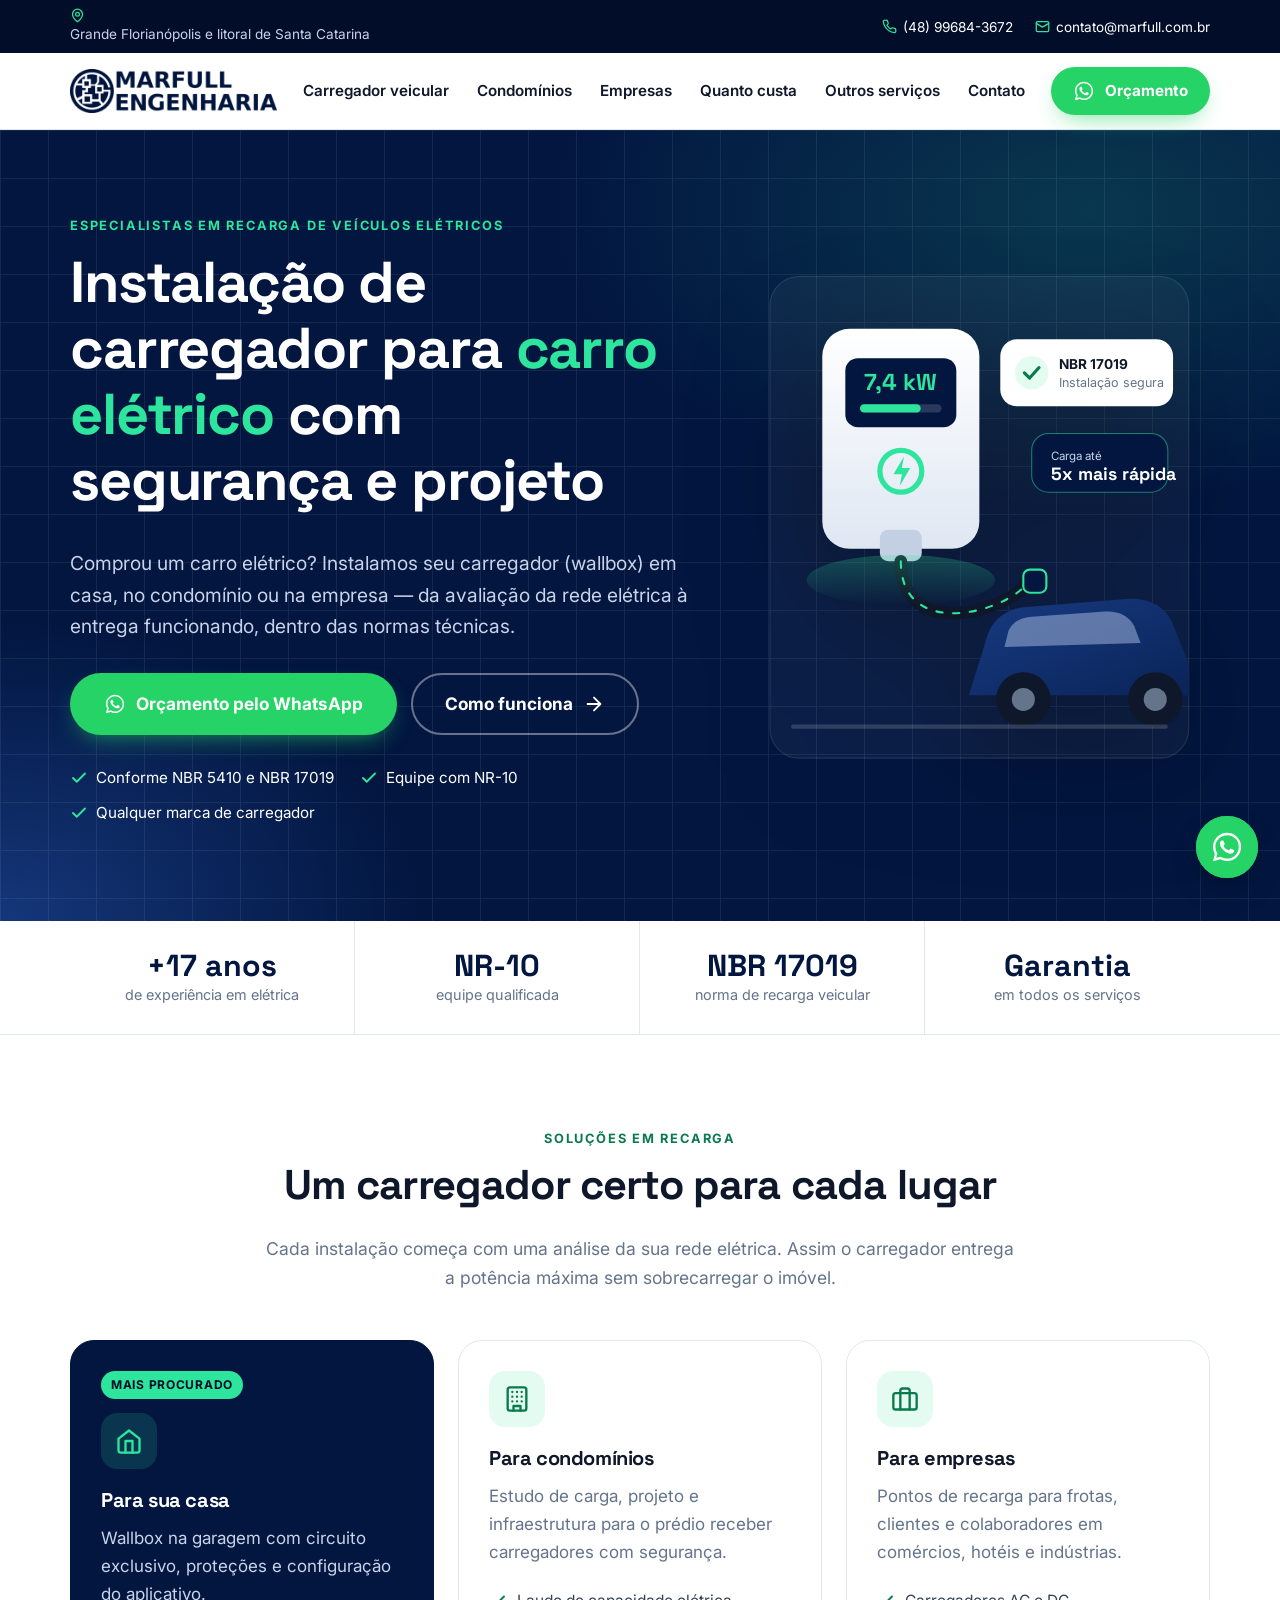
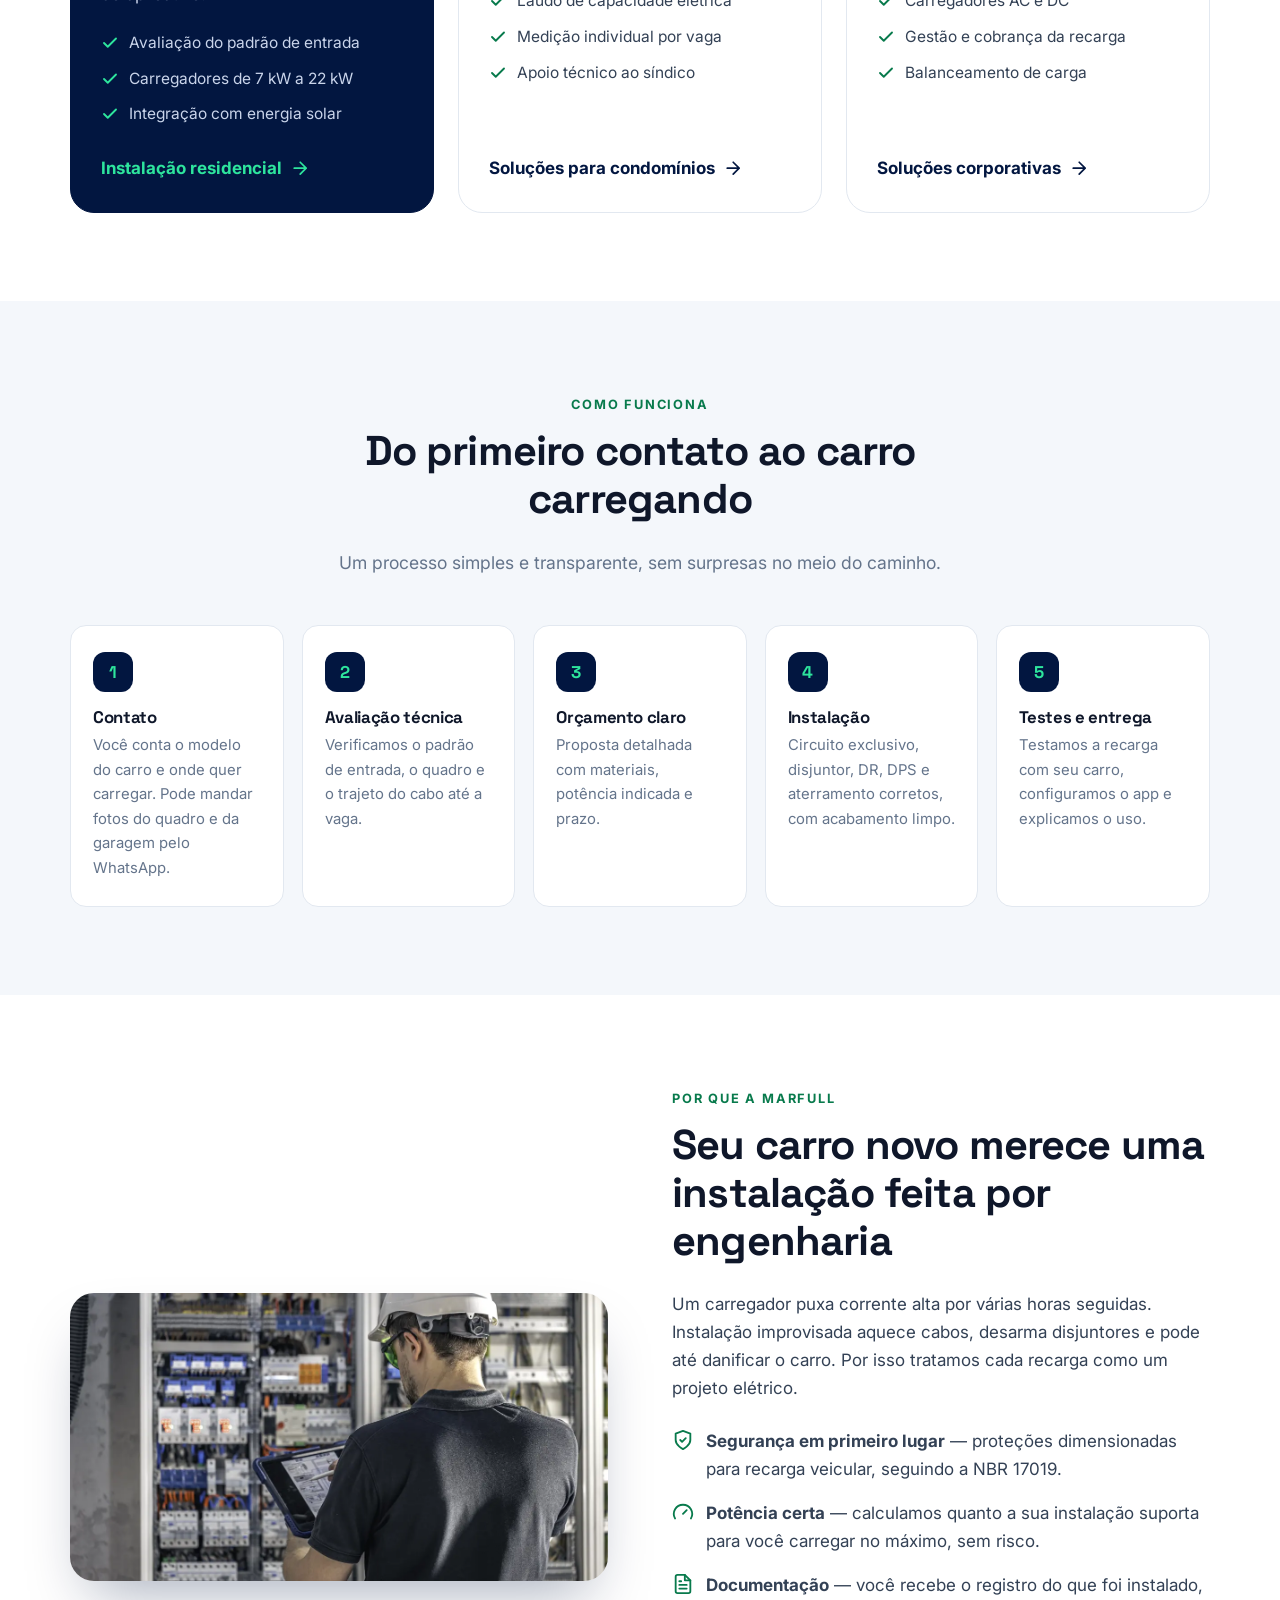
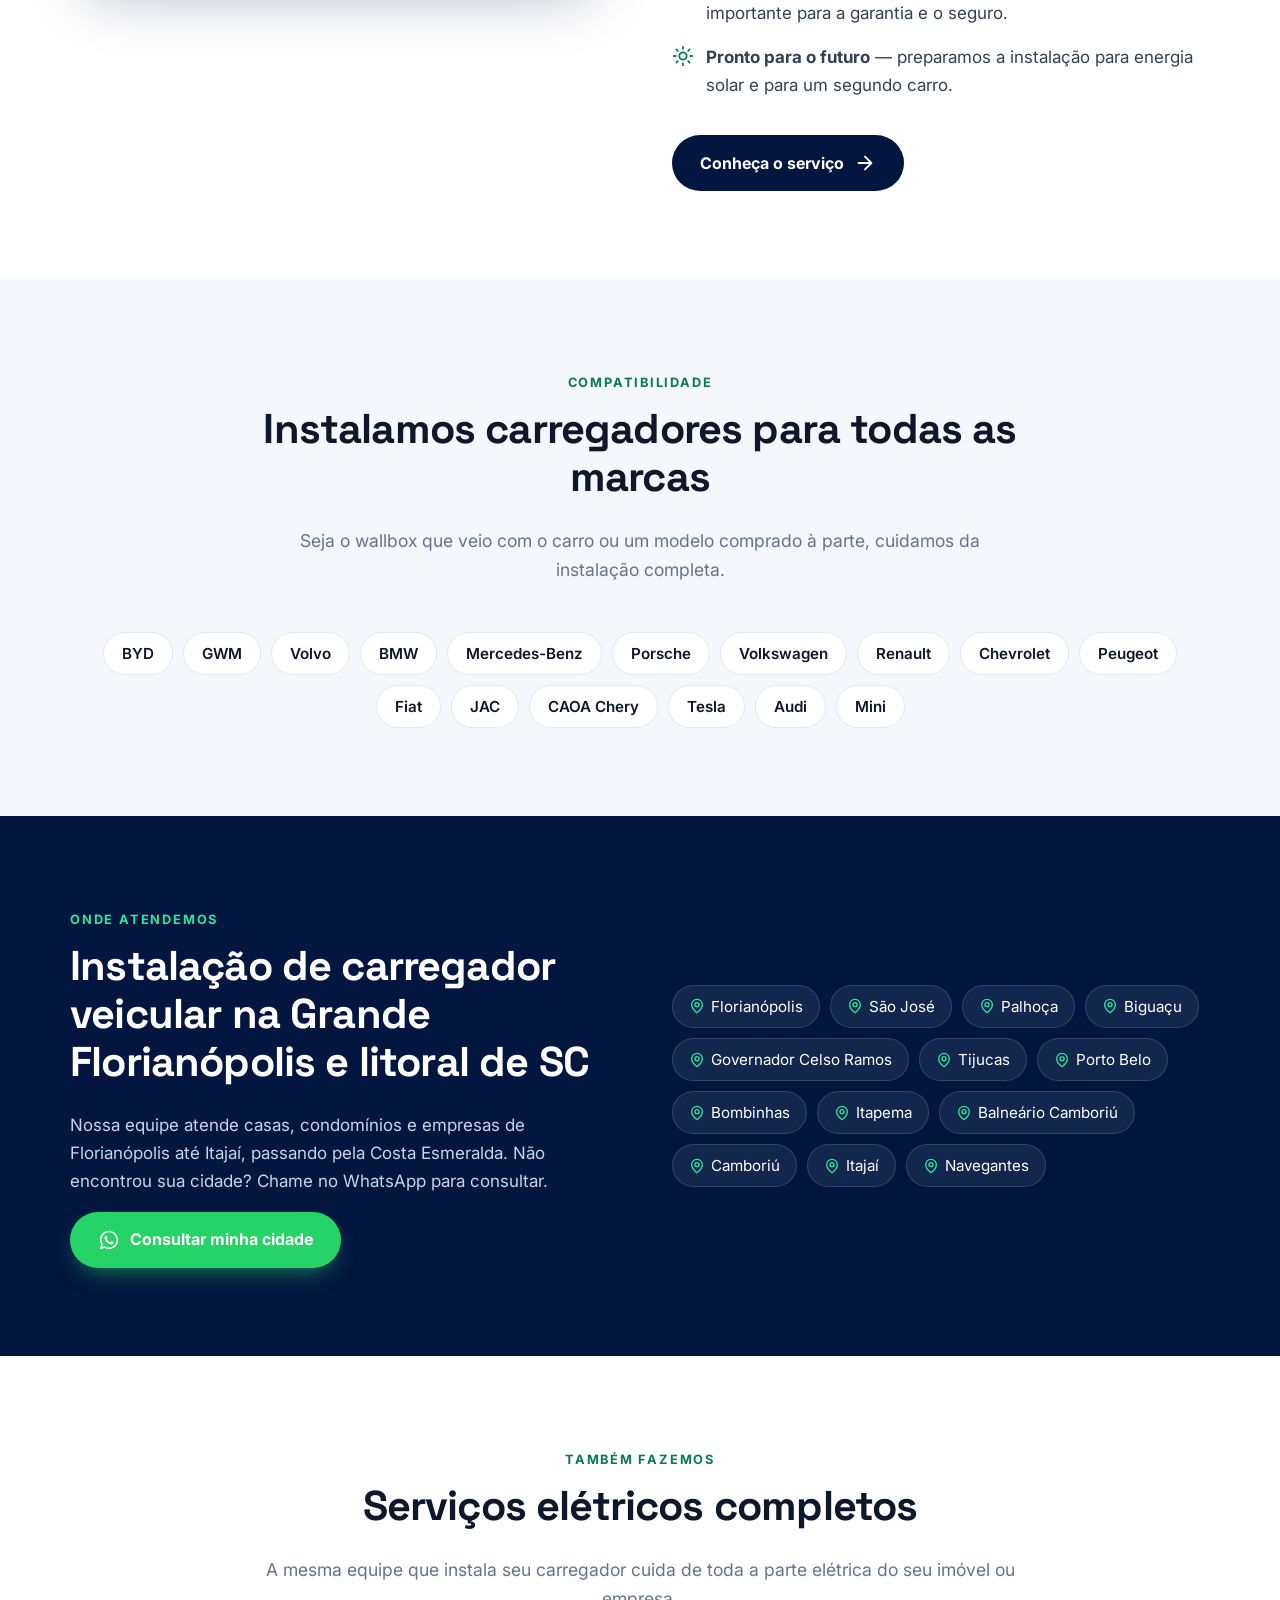
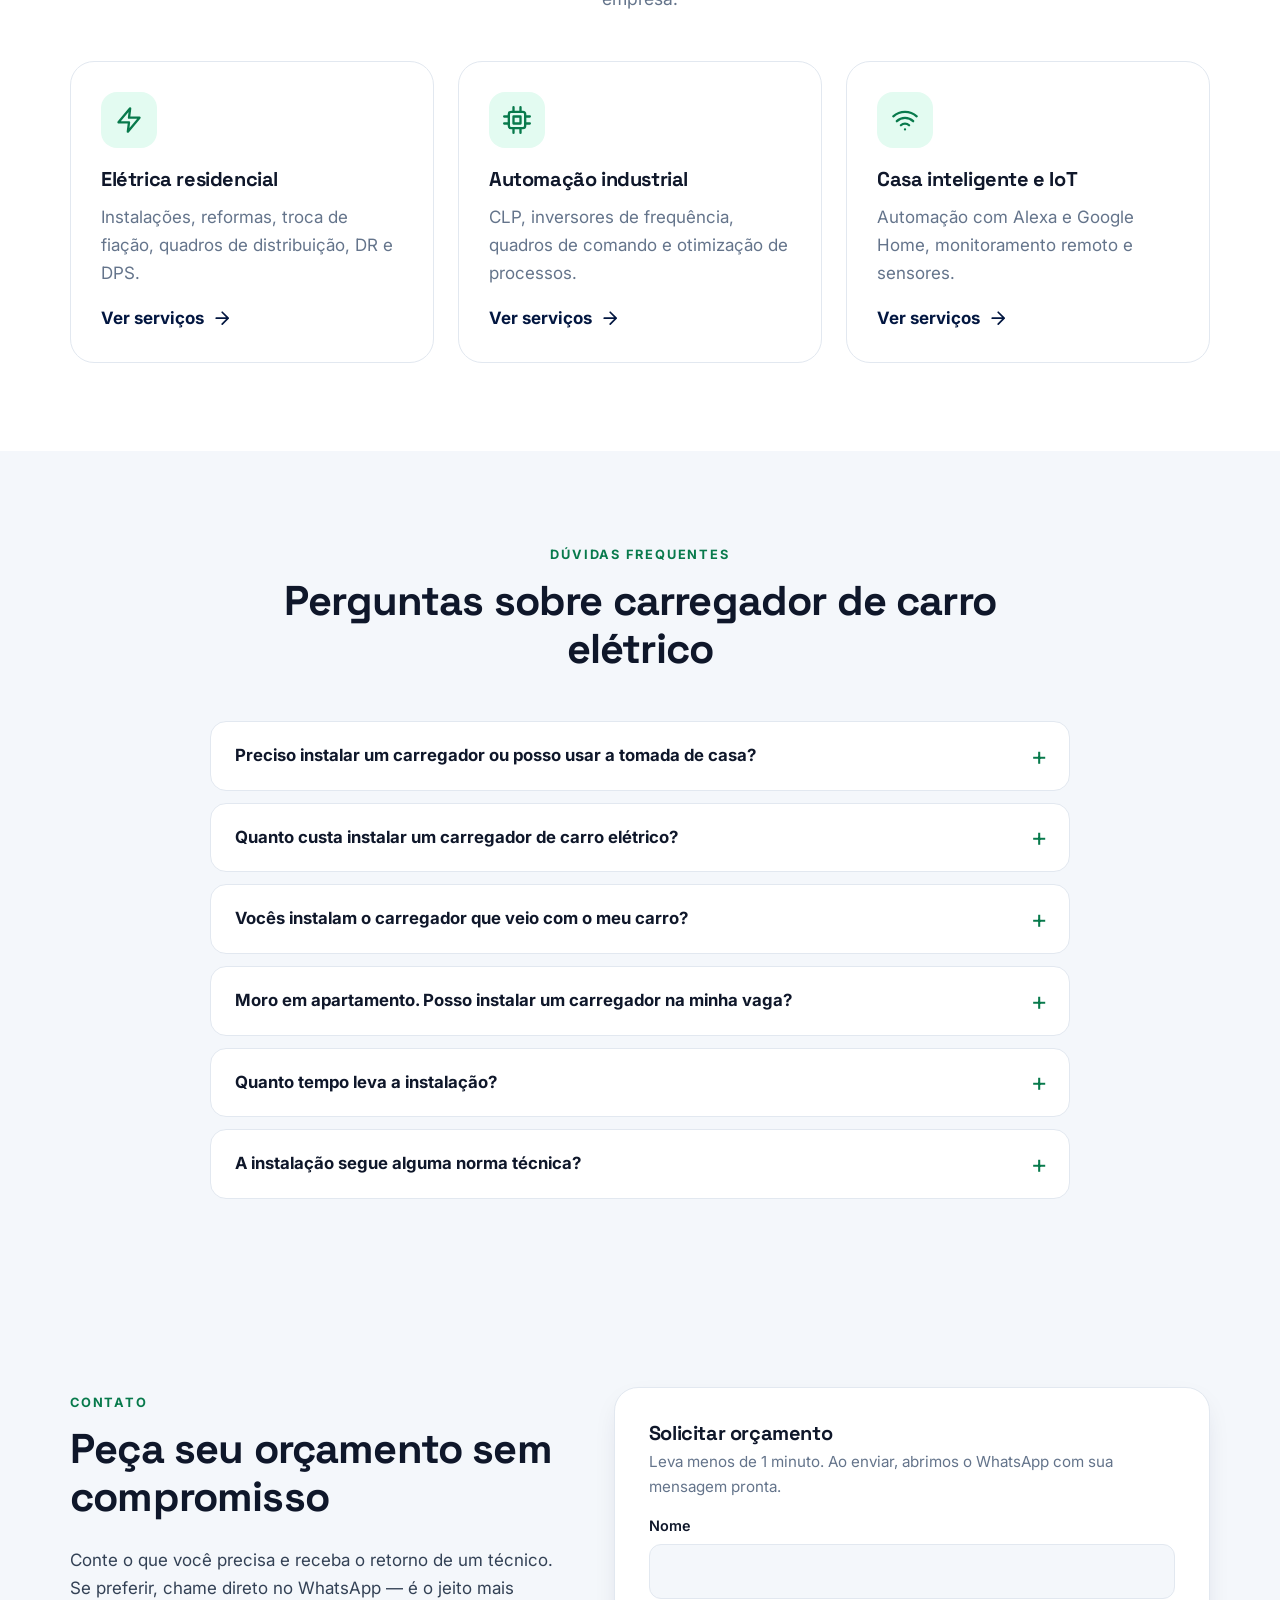
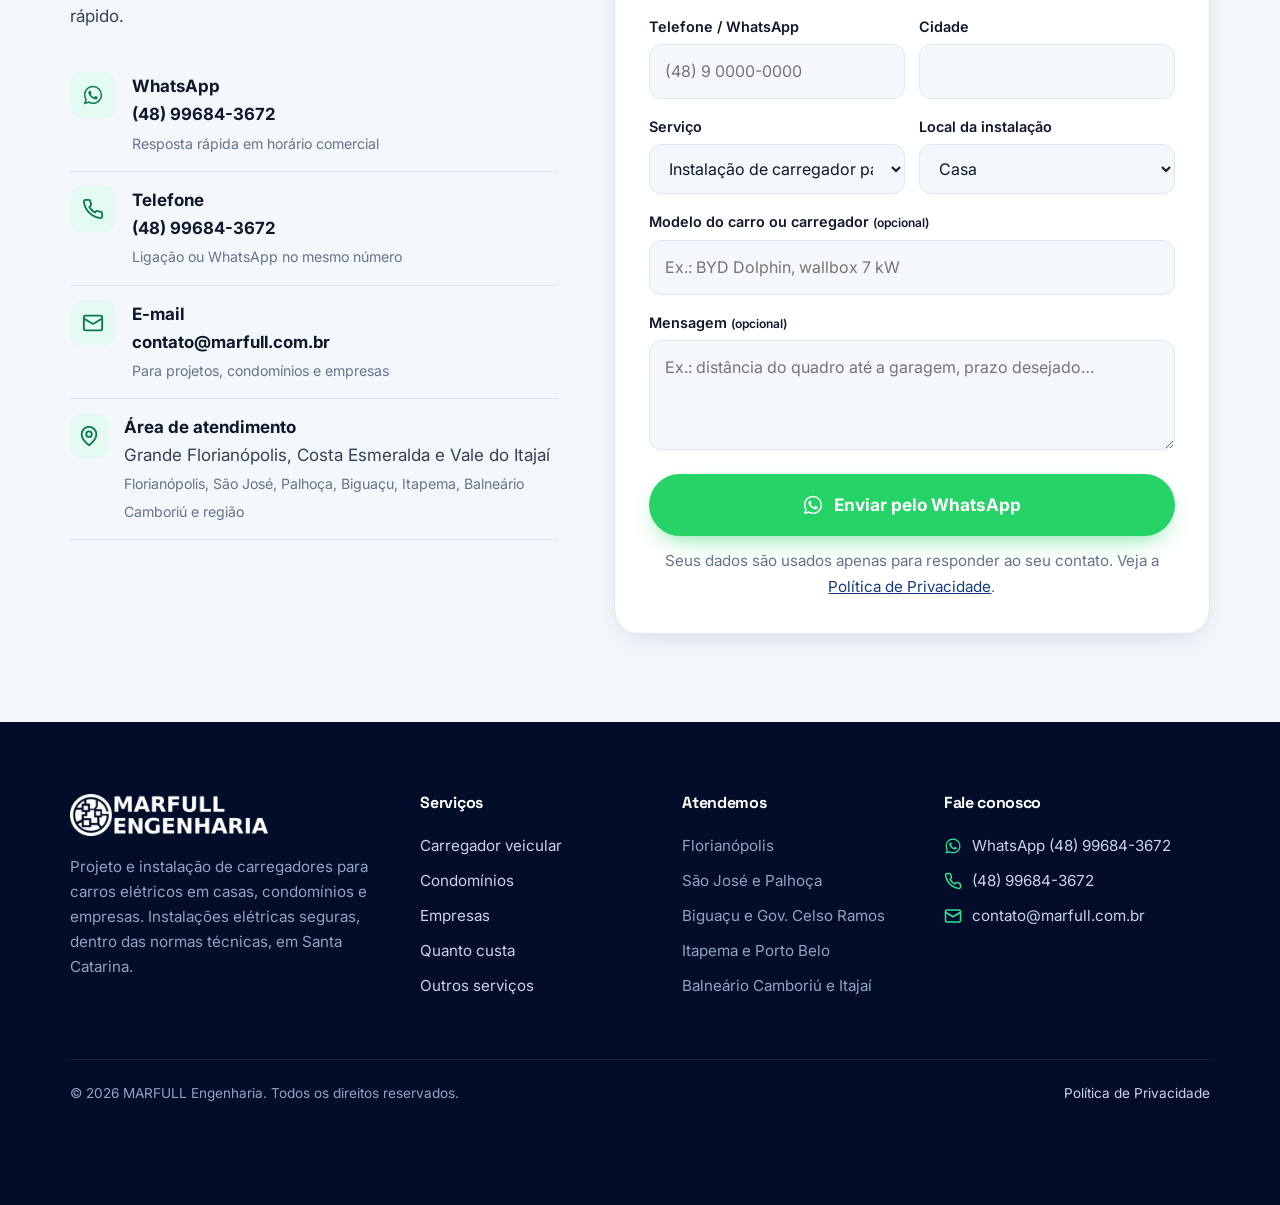
<file: index.html>
<!DOCTYPE html>
<html lang="pt-BR">
<head>
  <meta charset="UTF-8">
  <meta name="viewport" content="width=device-width, initial-scale=1">
  <title>Instalação de Carregador de Carro Elétrico em SC | MARFULL Engenharia</title>
  <meta name="description" content="Instalação de carregador para carro elétrico (wallbox) em casas, condomínios e empresas na Grande Florianópolis, Itapema e Balneário Camboriú. Projeto conforme NBR 17019. Orçamento pelo WhatsApp.">
  <meta name="robots" content="index, follow, max-image-preview:large">
  <link rel="canonical" href="https://marfull.com.br/">
  <meta name="theme-color" content="#021640">
  <meta name="geo.region" content="BR-SC">

  <meta property="og:type" content="website">
  <meta property="og:locale" content="pt_BR">
  <meta property="og:site_name" content="MARFULL Engenharia">
  <meta property="og:title" content="MARFULL Engenharia — Instalação de carregador para carro elétrico em SC">
  <meta property="og:description" content="Instalação de carregador para carro elétrico (wallbox) em casas, condomínios e empresas na Grande Florianópolis, Itapema e Balneário Camboriú. Projeto conforme NBR 17019. Orçamento pelo WhatsApp.">
  <meta property="og:url" content="https://marfull.com.br/">
  <meta property="og:image" content="https://marfull.com.br/assets/img/og-marfull.jpg">
  <meta property="og:image:width" content="1200">
  <meta property="og:image:height" content="630">
  <meta name="twitter:card" content="summary_large_image">

  <link rel="icon" href="favicon.ico" sizes="any">
  <link rel="icon" type="image/png" href="assets/img/icon-192.png">
  <link rel="apple-touch-icon" href="assets/img/apple-touch-icon.png">
  <link rel="manifest" href="site.webmanifest">

  <link rel="preconnect" href="https://fonts.googleapis.com">
  <link rel="preconnect" href="https://fonts.gstatic.com" crossorigin>
  <link href="https://fonts.googleapis.com/css2?family=Inter:wght@400;500;600;700&family=Space+Grotesk:wght@500;600;700&display=swap" rel="stylesheet">
  <link rel="stylesheet" href="assets/css/style.css">

  <!-- Google Analytics 4: substitua G-XXXXXXXXXX pelo seu ID e remova os comentários para ativar.
  <script async src="https://www.googletagmanager.com/gtag/js?id=G-XXXXXXXXXX"></script>
  <script>window.dataLayer=window.dataLayer||[];function gtag(){dataLayer.push(arguments);}gtag('js',new Date());gtag('config','G-XXXXXXXXXX');</script>
  -->

  <script type="application/ld+json">{"@context": "https://schema.org", "@type": "Electrician", "@id": "https://marfull.com.br/#empresa", "name": "MARFULL Engenharia", "alternateName": "MARFULL Automação e Engenharia", "url": "https://marfull.com.br/", "logo": "https://marfull.com.br/assets/img/icon-512.png", "image": "https://marfull.com.br/assets/img/og-marfull.jpg", "telephone": "+55-48-99684-3672", "email": "contato@marfull.com.br", "description": "Projeto e instalação de carregadores para carros elétricos (wallbox) em casas, condomínios e empresas, além de serviços elétricos residenciais e automação na Grande Florianópolis e litoral de Santa Catarina.", "address": {"@type": "PostalAddress", "addressRegion": "SC", "addressCountry": "BR"}, "areaServed": [{"@type": "City", "name": "Florianópolis, SC"}, {"@type": "City", "name": "São José, SC"}, {"@type": "City", "name": "Palhoça, SC"}, {"@type": "City", "name": "Biguaçu, SC"}, {"@type": "City", "name": "Governador Celso Ramos, SC"}, {"@type": "City", "name": "Tijucas, SC"}, {"@type": "City", "name": "Porto Belo, SC"}, {"@type": "City", "name": "Bombinhas, SC"}, {"@type": "City", "name": "Itapema, SC"}, {"@type": "City", "name": "Balneário Camboriú, SC"}, {"@type": "City", "name": "Camboriú, SC"}, {"@type": "City", "name": "Itajaí, SC"}, {"@type": "City", "name": "Navegantes, SC"}], "knowsAbout": ["Instalação de carregador de carro elétrico", "Wallbox", "Recarga de veículos elétricos", "ABNT NBR 17019", "ABNT NBR 5410", "Projeto elétrico", "Instalações elétricas residenciais", "Automação industrial", "Internet das Coisas"], "contactPoint": {"@type": "ContactPoint", "telephone": "+55-48-99684-3672", "contactType": "customer service", "availableLanguage": "Portuguese", "areaServed": "BR"}}</script>
  <script type="application/ld+json">{"@context": "https://schema.org", "@type": "FAQPage", "mainEntity": [{"@type": "Question", "name": "Preciso instalar um carregador ou posso usar a tomada de casa?", "acceptedAnswer": {"@type": "Answer", "text": "O carregador portátil que acompanha muitos carros pode ser usado em uma tomada, mas a recarga é lenta (em geral 1,5 a 2,3 kW) e a tomada comum não foi feita para fornecer corrente alta por muitas horas seguidas, o que pode causar aquecimento. Para uso diário, o recomendado é um wallbox em circuito exclusivo, com disjuntor, proteção diferencial (DR) e DPS dimensionados — mais rápido e muito mais seguro."}}, {"@type": "Question", "name": "Quanto custa instalar um carregador de carro elétrico?", "acceptedAnswer": {"@type": "Answer", "text": "Depende principalmente da distância entre o quadro de energia e a vaga, da potência do carregador e de a sua entrada de energia suportar a nova carga. Por isso fazemos uma avaliação técnica antes de passar o valor. Veja os detalhes no nosso guia de custos de instalação."}}, {"@type": "Question", "name": "Vocês instalam o carregador que veio com o meu carro?", "acceptedAnswer": {"@type": "Answer", "text": "Sim. Instalamos carregadores de qualquer marca — tanto o wallbox que acompanha o veículo (BYD, GWM, Volvo, Volkswagen, BMW, Renault e outras) quanto modelos comprados à parte. Se você ainda não comprou, ajudamos a escolher a potência certa para o seu carro e para a sua instalação."}}, {"@type": "Question", "name": "Moro em apartamento. Posso instalar um carregador na minha vaga?", "acceptedAnswer": {"@type": "Answer", "text": "Na maioria dos casos, sim. É preciso verificar a capacidade elétrica do condomínio e seguir as regras aprovadas pelo síndico ou pela assembleia. Fazemos o estudo de carga, o projeto e a apresentação técnica para o condomínio. Saiba mais em carregador em condomínio."}}, {"@type": "Question", "name": "Quanto tempo leva a instalação?", "acceptedAnswer": {"@type": "Answer", "text": "Em casas com a infraestrutura adequada, a instalação costuma ser concluída em um dia. Quando há necessidade de aumento de carga junto à concessionária ou obras de infraestrutura maiores (como em condomínios), informamos o prazo completo já no orçamento."}}, {"@type": "Question", "name": "A instalação segue alguma norma técnica?", "acceptedAnswer": {"@type": "Answer", "text": "Sim. Executamos as instalações conforme a ABNT NBR 5410 (instalações elétricas de baixa tensão) e a ABNT NBR 17019, a norma brasileira específica para alimentação de veículos elétricos, com equipe treinada em NR-10."}}]}</script>
  <script type="application/ld+json">{"@context": "https://schema.org", "@type": "WebSite", "@id": "https://marfull.com.br/#site", "url": "https://marfull.com.br/", "name": "MARFULL Engenharia", "inLanguage": "pt-BR", "publisher": {"@id": "https://marfull.com.br/#empresa"}}</script>
</head>
<body>
  <a class="skip-link" href="#conteudo">Pular para o conteúdo</a>

  <div class="topbar">
    <div class="container">
      <span class="topbar__area"><svg class="icon" aria-hidden="true"><use href="assets/img/icons.svg#i-pin"></use></svg> Grande Florianópolis e litoral de Santa Catarina</span>
      <div class="topbar__links">
        <a href="tel:+5548996843672"><svg class="icon" aria-hidden="true"><use href="assets/img/icons.svg#i-phone"></use></svg> (48) 99684-3672</a>
        <a href="mailto:contato@marfull.com.br"><svg class="icon" aria-hidden="true"><use href="assets/img/icons.svg#i-mail"></use></svg> contato@marfull.com.br</a>
      </div>
    </div>
  </div>

  <header class="header">
    <div class="container">
      <a class="brand" href="./" aria-label="MARFULL Engenharia — página inicial">
        <img src="assets/img/logo-marfull.png" alt="MARFULL Engenharia" width="240" height="51">
      </a>
      <nav class="nav" id="menu" aria-label="Menu principal">
        <a href="carregador-carro-eletrico.html">Carregador veicular</a>
        <a href="carregador-carro-eletrico-condominio.html">Condomínios</a>
        <a href="carregador-carro-eletrico-empresas.html">Empresas</a>
        <a href="quanto-custa-instalar-carregador-carro-eletrico.html">Quanto custa</a>
        <a href="servicos-eletricos.html">Outros serviços</a>
        <a href="#contato">Contato</a>
      </nav>
      <div class="header__cta">
        <a class="btn btn--wa" href="https://wa.me/554896843672?text=Ol%C3%A1%21%20Vim%20pelo%20site%20e%20gostaria%20de%20um%20or%C3%A7amento." target="_blank" rel="noopener" data-origem="cabecalho"><svg class="icon" aria-hidden="true"><use href="assets/img/icons.svg#i-whatsapp"></use></svg><span>Orçamento</span></a>
        <button class="menu-toggle" aria-controls="menu" aria-expanded="false" aria-label="Abrir menu"><svg class="icon" aria-hidden="true"><use href="assets/img/icons.svg#i-menu"></use></svg></button>
      </div>
    </div>
  </header>

  <main id="conteudo">
    <section class="hero" aria-labelledby="hero-titulo">
      <div class="container">
        <div>
          <span class="eyebrow">Especialistas em recarga de veículos elétricos</span>
          <h1 id="hero-titulo">Instalação de carregador para <em>carro elétrico</em> com segurança e projeto</h1>
          <p class="hero__lead">Comprou um carro elétrico? Instalamos seu carregador (wallbox) em casa, no condomínio ou na empresa — da avaliação da rede elétrica à entrega funcionando, dentro das normas técnicas.</p>
          <div class="btn-row">
            <a class="btn btn--wa btn--lg" href="https://wa.me/554896843672?text=Ol%C3%A1%21%20Comprei%20um%20carro%20el%C3%A9trico%20e%20quero%20instalar%20um%20carregador.%20Podem%20me%20ajudar%3F" target="_blank" rel="noopener" data-origem="hero"><svg class="icon" aria-hidden="true"><use href="assets/img/icons.svg#i-whatsapp"></use></svg> Orçamento pelo WhatsApp</a>
            <a class="btn btn--ghost btn--lg" href="#como-funciona">Como funciona <svg class="icon" aria-hidden="true"><use href="assets/img/icons.svg#i-arrow"></use></svg></a>
          </div>
          <ul class="hero__checks">
            <li><svg class="icon" aria-hidden="true"><use href="assets/img/icons.svg#i-check"></use></svg> Conforme NBR 5410 e NBR 17019</li>
            <li><svg class="icon" aria-hidden="true"><use href="assets/img/icons.svg#i-check"></use></svg> Equipe com NR-10</li>
            <li><svg class="icon" aria-hidden="true"><use href="assets/img/icons.svg#i-check"></use></svg> Qualquer marca de carregador</li>
          </ul>
        </div>
        <div class="hero__art">
        <svg viewBox="0 0 440 480" role="img" aria-label="Ilustração de um carregador wallbox instalado na parede carregando um carro elétrico">
          <defs>
            <linearGradient id="gBox" x1="0" y1="0" x2="0" y2="1"><stop offset="0" stop-color="#ffffff"/><stop offset="1" stop-color="#dfe7f3"/></linearGradient>
            <linearGradient id="gCar" x1="0" y1="0" x2="1" y2="1"><stop offset="0" stop-color="#173a80"/><stop offset="1" stop-color="#0a2459"/></linearGradient>
            <linearGradient id="gGlow" x1="0" y1="0" x2="0" y2="1"><stop offset="0" stop-color="#2ee59d" stop-opacity=".5"/><stop offset="1" stop-color="#2ee59d" stop-opacity="0"/></linearGradient>
          </defs>
          <rect x="20" y="10" width="400" height="460" rx="28" fill="#ffffff" fill-opacity=".04" stroke="#ffffff" stroke-opacity=".12"/>
          <!-- wallbox -->
          <rect x="70" y="60" width="150" height="210" rx="26" fill="url(#gBox)"/>
          <rect x="92" y="88" width="106" height="66" rx="12" fill="#021640"/>
          <text x="145" y="118" fill="#2ee59d" font-family="Space Grotesk, Inter, sans-serif" font-size="22" font-weight="700" text-anchor="middle">7,4 kW</text>
          <rect x="106" y="132" width="78" height="8" rx="4" fill="#ffffff" fill-opacity=".15"/>
          <rect x="106" y="132" width="58" height="8" rx="4" fill="#2ee59d"/>
          <circle cx="145" cy="196" r="20" fill="none" stroke="#2ee59d" stroke-width="5"/>
          <path d="M148 182 138 199h8l-2 11 10-17h-8l2-11Z" fill="#2ee59d"/>
          <rect x="125" y="252" width="40" height="30" rx="8" fill="#c3cfe2"/>
          <!-- cabo -->
          <path d="M145 282 C 145 360, 250 330, 268 300" fill="none" stroke="#0f172a" stroke-width="12" stroke-linecap="round"/>
          <path d="M145 282 C 145 360, 250 330, 268 300" fill="none" stroke="#2ee59d" stroke-width="2" stroke-dasharray="6 10" stroke-linecap="round"/>
          <!-- carro -->
          <path d="M210 410 L 228 352 Q 236 330 262 326 L 360 318 Q 392 316 404 340 L 420 380 L 420 410 Z" fill="url(#gCar)"/>
          <path d="M248 348 Q 254 336 270 335 L 340 330 Q 360 329 368 344 L 374 360 L 244 364 Z" fill="#9fb3d9" fill-opacity=".55"/>
          <rect x="262" y="290" width="22" height="22" rx="6" fill="#021640" stroke="#2ee59d" stroke-width="2"/>
          <circle cx="262" cy="414" r="26" fill="#0f172a"/><circle cx="262" cy="414" r="11" fill="#64748b"/>
          <circle cx="388" cy="414" r="26" fill="#0f172a"/><circle cx="388" cy="414" r="11" fill="#64748b"/>
          <!-- chão / brilho -->
          <rect x="40" y="438" width="360" height="4" rx="2" fill="#ffffff" fill-opacity=".15"/>
          <ellipse cx="145" cy="300" rx="90" ry="24" fill="url(#gGlow)" opacity=".5"/>
          <!-- selo -->
          <g transform="translate(240 70)">
            <rect width="165" height="64" rx="16" fill="#ffffff"/>
            <circle cx="30" cy="32" r="16" fill="#e3fbf1"/>
            <path d="M23 32l5 5 9-10" fill="none" stroke="#087a4c" stroke-width="3" stroke-linecap="round" stroke-linejoin="round"/>
            <text x="56" y="28" fill="#0f172a" font-family="Inter, sans-serif" font-size="13" font-weight="700">NBR 17019</text>
            <text x="56" y="46" fill="#64748b" font-family="Inter, sans-serif" font-size="12">Instalação segura</text>
          </g>
          <g transform="translate(270 160)">
            <rect width="130" height="56" rx="16" fill="#021640" stroke="#2ee59d" stroke-opacity=".5"/>
            <text x="18" y="25" fill="#c9d4ea" font-family="Inter, sans-serif" font-size="11">Carga até</text>
            <text x="18" y="44" fill="#ffffff" font-family="Space Grotesk, Inter, sans-serif" font-size="17" font-weight="700">5x mais rápida</text>
          </g>
        </svg>
        </div>
      </div>
    </section>

    <section class="trust" aria-label="Diferenciais">
      <div class="container">
        <div class="trust__item"><div class="trust__num">+17 anos</div><div class="trust__label">de experiência em elétrica</div></div>
        <div class="trust__item"><div class="trust__num">NR-10</div><div class="trust__label">equipe qualificada</div></div>
        <div class="trust__item"><div class="trust__num">NBR 17019</div><div class="trust__label">norma de recarga veicular</div></div>
        <div class="trust__item"><div class="trust__num">Garantia</div><div class="trust__label">em todos os serviços</div></div>
      </div>
    </section>

    <section class="section" id="solucoes" aria-labelledby="solucoes-titulo">
      <div class="container">
        <div class="section-head">
          <span class="eyebrow">Soluções em recarga</span>
          <h2 id="solucoes-titulo">Um carregador certo para cada lugar</h2>
          <p>Cada instalação começa com uma análise da sua rede elétrica. Assim o carregador entrega a potência máxima sem sobrecarregar o imóvel.</p>
        </div>
        <div class="grid grid--3">
          <article class="card card--featured">
            <span class="badge">Mais procurado</span>
            <div class="card__icon"><svg class="icon" aria-hidden="true"><use href="assets/img/icons.svg#i-home"></use></svg></div>
            <h3>Para sua casa</h3>
            <p>Wallbox na garagem com circuito exclusivo, proteções e configuração do aplicativo.</p>
            <ul>
              <li><svg class="icon" aria-hidden="true"><use href="assets/img/icons.svg#i-check"></use></svg> Avaliação do padrão de entrada</li>
              <li><svg class="icon" aria-hidden="true"><use href="assets/img/icons.svg#i-check"></use></svg> Carregadores de 7 kW a 22 kW</li>
              <li><svg class="icon" aria-hidden="true"><use href="assets/img/icons.svg#i-check"></use></svg> Integração com energia solar</li>
            </ul>
            <a class="card__link" href="carregador-carro-eletrico.html">Instalação residencial <svg class="icon" aria-hidden="true"><use href="assets/img/icons.svg#i-arrow"></use></svg></a>
          </article>
          <article class="card">
            <div class="card__icon"><svg class="icon" aria-hidden="true"><use href="assets/img/icons.svg#i-building"></use></svg></div>
            <h3>Para condomínios</h3>
            <p>Estudo de carga, projeto e infraestrutura para o prédio receber carregadores com segurança.</p>
            <ul>
              <li><svg class="icon" aria-hidden="true"><use href="assets/img/icons.svg#i-check"></use></svg> Laudo de capacidade elétrica</li>
              <li><svg class="icon" aria-hidden="true"><use href="assets/img/icons.svg#i-check"></use></svg> Medição individual por vaga</li>
              <li><svg class="icon" aria-hidden="true"><use href="assets/img/icons.svg#i-check"></use></svg> Apoio técnico ao síndico</li>
            </ul>
            <a class="card__link" href="carregador-carro-eletrico-condominio.html">Soluções para condomínios <svg class="icon" aria-hidden="true"><use href="assets/img/icons.svg#i-arrow"></use></svg></a>
          </article>
          <article class="card">
            <div class="card__icon"><svg class="icon" aria-hidden="true"><use href="assets/img/icons.svg#i-briefcase"></use></svg></div>
            <h3>Para empresas</h3>
            <p>Pontos de recarga para frotas, clientes e colaboradores em comércios, hotéis e indústrias.</p>
            <ul>
              <li><svg class="icon" aria-hidden="true"><use href="assets/img/icons.svg#i-check"></use></svg> Carregadores AC e DC</li>
              <li><svg class="icon" aria-hidden="true"><use href="assets/img/icons.svg#i-check"></use></svg> Gestão e cobrança da recarga</li>
              <li><svg class="icon" aria-hidden="true"><use href="assets/img/icons.svg#i-check"></use></svg> Balanceamento de carga</li>
            </ul>
            <a class="card__link" href="carregador-carro-eletrico-empresas.html">Soluções corporativas <svg class="icon" aria-hidden="true"><use href="assets/img/icons.svg#i-arrow"></use></svg></a>
          </article>
        </div>
      </div>
    </section>

    <section class="section section--alt" id="como-funciona" aria-labelledby="etapas-titulo">
      <div class="container">
        <div class="section-head">
          <span class="eyebrow">Como funciona</span>
          <h2 id="etapas-titulo">Do primeiro contato ao carro carregando</h2>
          <p>Um processo simples e transparente, sem surpresas no meio do caminho.</p>
        </div>
        <ol class="steps">
          <li><h3>Contato</h3><p>Você conta o modelo do carro e onde quer carregar. Pode mandar fotos do quadro e da garagem pelo WhatsApp.</p></li>
          <li><h3>Avaliação técnica</h3><p>Verificamos o padrão de entrada, o quadro e o trajeto do cabo até a vaga.</p></li>
          <li><h3>Orçamento claro</h3><p>Proposta detalhada com materiais, potência indicada e prazo.</p></li>
          <li><h3>Instalação</h3><p>Circuito exclusivo, disjuntor, DR, DPS e aterramento corretos, com acabamento limpo.</p></li>
          <li><h3>Testes e entrega</h3><p>Testamos a recarga com seu carro, configuramos o app e explicamos o uso.</p></li>
        </ol>
      </div>
    </section>

    <section class="section" aria-labelledby="porque-titulo">
      <div class="container split">
        <div>
          <picture>
            <source srcset="assets/img/eletricista-quadro.webp" type="image/webp">
            <img src="assets/img/eletricista-quadro.jpg" alt="Eletricista da MARFULL trabalhando em quadro de distribuição elétrica" width="1200" height="643" loading="lazy">
          </picture>
        </div>
        <div>
          <span class="eyebrow">Por que a MARFULL</span>
          <h2 id="porque-titulo">Seu carro novo merece uma instalação feita por engenharia</h2>
          <p>Um carregador puxa corrente alta por várias horas seguidas. Instalação improvisada aquece cabos, desarma disjuntores e pode até danificar o carro. Por isso tratamos cada recarga como um projeto elétrico.</p>
          <ul class="checklist">
            <li><svg class="icon" aria-hidden="true"><use href="assets/img/icons.svg#i-shield"></use></svg><span><strong>Segurança em primeiro lugar</strong> — proteções dimensionadas para recarga veicular, seguindo a NBR 17019.</span></li>
            <li><svg class="icon" aria-hidden="true"><use href="assets/img/icons.svg#i-gauge"></use></svg><span><strong>Potência certa</strong> — calculamos quanto a sua instalação suporta para você carregar no máximo, sem risco.</span></li>
            <li><svg class="icon" aria-hidden="true"><use href="assets/img/icons.svg#i-doc"></use></svg><span><strong>Documentação</strong> — você recebe o registro do que foi instalado, importante para a garantia e o seguro.</span></li>
            <li><svg class="icon" aria-hidden="true"><use href="assets/img/icons.svg#i-sun"></use></svg><span><strong>Pronto para o futuro</strong> — preparamos a instalação para energia solar e para um segundo carro.</span></li>
          </ul>
          <a class="btn btn--primary" href="carregador-carro-eletrico.html">Conheça o serviço <svg class="icon" aria-hidden="true"><use href="assets/img/icons.svg#i-arrow"></use></svg></a>
        </div>
      </div>
    </section>

    <section class="section section--alt" aria-labelledby="marcas-titulo">
      <div class="container">
        <div class="section-head">
          <span class="eyebrow">Compatibilidade</span>
          <h2 id="marcas-titulo">Instalamos carregadores para todas as marcas</h2>
          <p>Seja o wallbox que veio com o carro ou um modelo comprado à parte, cuidamos da instalação completa.</p>
        </div>
        <div class="brands" aria-label="Marcas de veículos atendidas">
          <span>BYD</span><span>GWM</span><span>Volvo</span><span>BMW</span><span>Mercedes-Benz</span><span>Porsche</span><span>Volkswagen</span><span>Renault</span><span>Chevrolet</span><span>Peugeot</span><span>Fiat</span><span>JAC</span><span>CAOA Chery</span><span>Tesla</span><span>Audi</span><span>Mini</span>
        </div>
      </div>
    </section>

    <section class="section section--dark" aria-labelledby="areas-titulo">
      <div class="container split">
        <div>
          <span class="eyebrow">Onde atendemos</span>
          <h2 id="areas-titulo">Instalação de carregador veicular na Grande Florianópolis e litoral de SC</h2>
          <p>Nossa equipe atende casas, condomínios e empresas de Florianópolis até Itajaí, passando pela Costa Esmeralda. Não encontrou sua cidade? Chame no WhatsApp para consultar.</p>
          <a class="btn btn--wa" href="https://wa.me/554896843672?text=Ol%C3%A1%21%20Voc%C3%AAs%20atendem%20na%20minha%20cidade%3F%20Quero%20instalar%20um%20carregador%20de%20carro%20el%C3%A9trico." target="_blank" rel="noopener" data-origem="areas"><svg class="icon" aria-hidden="true"><use href="assets/img/icons.svg#i-whatsapp"></use></svg> Consultar minha cidade</a>
        </div>
        <ul class="cities">
          <li><svg class="icon" aria-hidden="true"><use href="assets/img/icons.svg#i-pin"></use></svg>Florianópolis</li><li><svg class="icon" aria-hidden="true"><use href="assets/img/icons.svg#i-pin"></use></svg>São José</li><li><svg class="icon" aria-hidden="true"><use href="assets/img/icons.svg#i-pin"></use></svg>Palhoça</li><li><svg class="icon" aria-hidden="true"><use href="assets/img/icons.svg#i-pin"></use></svg>Biguaçu</li><li><svg class="icon" aria-hidden="true"><use href="assets/img/icons.svg#i-pin"></use></svg>Governador Celso Ramos</li><li><svg class="icon" aria-hidden="true"><use href="assets/img/icons.svg#i-pin"></use></svg>Tijucas</li><li><svg class="icon" aria-hidden="true"><use href="assets/img/icons.svg#i-pin"></use></svg>Porto Belo</li><li><svg class="icon" aria-hidden="true"><use href="assets/img/icons.svg#i-pin"></use></svg>Bombinhas</li><li><svg class="icon" aria-hidden="true"><use href="assets/img/icons.svg#i-pin"></use></svg>Itapema</li><li><svg class="icon" aria-hidden="true"><use href="assets/img/icons.svg#i-pin"></use></svg>Balneário Camboriú</li><li><svg class="icon" aria-hidden="true"><use href="assets/img/icons.svg#i-pin"></use></svg>Camboriú</li><li><svg class="icon" aria-hidden="true"><use href="assets/img/icons.svg#i-pin"></use></svg>Itajaí</li><li><svg class="icon" aria-hidden="true"><use href="assets/img/icons.svg#i-pin"></use></svg>Navegantes</li>
        </ul>
      </div>
    </section>

    <section class="section" aria-labelledby="outros-titulo">
      <div class="container">
        <div class="section-head">
          <span class="eyebrow">Também fazemos</span>
          <h2 id="outros-titulo">Serviços elétricos completos</h2>
          <p>A mesma equipe que instala seu carregador cuida de toda a parte elétrica do seu imóvel ou empresa.</p>
        </div>
        <div class="grid grid--3">
          <article class="card">
            <div class="card__icon"><svg class="icon" aria-hidden="true"><use href="assets/img/icons.svg#i-bolt"></use></svg></div>
            <h3>Elétrica residencial</h3>
            <p>Instalações, reformas, troca de fiação, quadros de distribuição, DR e DPS.</p>
            <a class="card__link" href="servicos-eletricos.html#residencial">Ver serviços <svg class="icon" aria-hidden="true"><use href="assets/img/icons.svg#i-arrow"></use></svg></a>
          </article>
          <article class="card">
            <div class="card__icon"><svg class="icon" aria-hidden="true"><use href="assets/img/icons.svg#i-chip"></use></svg></div>
            <h3>Automação industrial</h3>
            <p>CLP, inversores de frequência, quadros de comando e otimização de processos.</p>
            <a class="card__link" href="servicos-eletricos.html#industrial">Ver serviços <svg class="icon" aria-hidden="true"><use href="assets/img/icons.svg#i-arrow"></use></svg></a>
          </article>
          <article class="card">
            <div class="card__icon"><svg class="icon" aria-hidden="true"><use href="assets/img/icons.svg#i-wifi"></use></svg></div>
            <h3>Casa inteligente e IoT</h3>
            <p>Automação com Alexa e Google Home, monitoramento remoto e sensores.</p>
            <a class="card__link" href="servicos-eletricos.html#iot">Ver serviços <svg class="icon" aria-hidden="true"><use href="assets/img/icons.svg#i-arrow"></use></svg></a>
          </article>
        </div>
      </div>
    </section>

    <section class="section section--alt" id="duvidas" aria-labelledby="faq-titulo">
      <div class="container">
        <div class="section-head">
          <span class="eyebrow">Dúvidas frequentes</span>
          <h2 id="faq-titulo">Perguntas sobre carregador de carro elétrico</h2>
        </div>
        <div class="faq">
        <details>
          <summary>Preciso instalar um carregador ou posso usar a tomada de casa?</summary>
          <div class="faq__body"><p>O carregador portátil que acompanha muitos carros pode ser usado em uma tomada, mas a recarga é lenta (em geral 1,5 a 2,3 kW) e a tomada comum não foi feita para fornecer corrente alta por muitas horas seguidas, o que pode causar aquecimento. Para uso diário, o recomendado é um <strong>wallbox em circuito exclusivo</strong>, com disjuntor, proteção diferencial (DR) e DPS dimensionados — mais rápido e muito mais seguro.</p></div>
        </details>
        <details>
          <summary>Quanto custa instalar um carregador de carro elétrico?</summary>
          <div class="faq__body"><p>Depende principalmente da distância entre o quadro de energia e a vaga, da potência do carregador e de a sua entrada de energia suportar a nova carga. Por isso fazemos uma avaliação técnica antes de passar o valor. Veja os detalhes no nosso <a href="quanto-custa-instalar-carregador-carro-eletrico.html">guia de custos de instalação</a>.</p></div>
        </details>
        <details>
          <summary>Vocês instalam o carregador que veio com o meu carro?</summary>
          <div class="faq__body"><p>Sim. Instalamos carregadores de qualquer marca — tanto o wallbox que acompanha o veículo (BYD, GWM, Volvo, Volkswagen, BMW, Renault e outras) quanto modelos comprados à parte. Se você ainda não comprou, ajudamos a escolher a potência certa para o seu carro e para a sua instalação.</p></div>
        </details>
        <details>
          <summary>Moro em apartamento. Posso instalar um carregador na minha vaga?</summary>
          <div class="faq__body"><p>Na maioria dos casos, sim. É preciso verificar a capacidade elétrica do condomínio e seguir as regras aprovadas pelo síndico ou pela assembleia. Fazemos o estudo de carga, o projeto e a apresentação técnica para o condomínio. Saiba mais em <a href="carregador-carro-eletrico-condominio.html">carregador em condomínio</a>.</p></div>
        </details>
        <details>
          <summary>Quanto tempo leva a instalação?</summary>
          <div class="faq__body"><p>Em casas com a infraestrutura adequada, a instalação costuma ser concluída em um dia. Quando há necessidade de aumento de carga junto à concessionária ou obras de infraestrutura maiores (como em condomínios), informamos o prazo completo já no orçamento.</p></div>
        </details>
        <details>
          <summary>A instalação segue alguma norma técnica?</summary>
          <div class="faq__body"><p>Sim. Executamos as instalações conforme a <strong>ABNT NBR 5410</strong> (instalações elétricas de baixa tensão) e a <strong>ABNT NBR 17019</strong>, a norma brasileira específica para alimentação de veículos elétricos, com equipe treinada em NR-10.</p></div>
        </details>
        </div>
      </div>
    </section>

  <section class="section section--alt" id="contato" aria-labelledby="contato-titulo">
    <div class="container contact">
      <div>
        <span class="eyebrow">Contato</span>
        <h2 id="contato-titulo">Peça seu orçamento sem compromisso</h2>
        <p>Conte o que você precisa e receba o retorno de um técnico. Se preferir, chame direto no WhatsApp — é o jeito mais rápido.</p>
        <ul class="contact-list">
          <li>
            <span class="card__icon"><svg class="icon" aria-hidden="true"><use href="assets/img/icons.svg#i-whatsapp"></use></svg></span>
            <div><strong>WhatsApp</strong><a href="https://wa.me/554896843672?text=Ol%C3%A1%21%20Vim%20pelo%20site%20e%20gostaria%20de%20um%20or%C3%A7amento." target="_blank" rel="noopener" data-origem="contato">(48) 99684-3672</a><br><small>Resposta rápida em horário comercial</small></div>
          </li>
          <li>
            <span class="card__icon"><svg class="icon" aria-hidden="true"><use href="assets/img/icons.svg#i-phone"></use></svg></span>
            <div><strong>Telefone</strong><a href="tel:+5548996843672">(48) 99684-3672</a><br><small>Ligação ou WhatsApp no mesmo número</small></div>
          </li>
          <li>
            <span class="card__icon"><svg class="icon" aria-hidden="true"><use href="assets/img/icons.svg#i-mail"></use></svg></span>
            <div><strong>E-mail</strong><a href="mailto:contato@marfull.com.br">contato@marfull.com.br</a><br><small>Para projetos, condomínios e empresas</small></div>
          </li>
          <li>
            <span class="card__icon"><svg class="icon" aria-hidden="true"><use href="assets/img/icons.svg#i-pin"></use></svg></span>
            <div><strong>Área de atendimento</strong>Grande Florianópolis, Costa Esmeralda e Vale do Itajaí<br><small>Florianópolis, São José, Palhoça, Biguaçu, Itapema, Balneário Camboriú e região</small></div>
          </li>
        </ul>
      </div>

      <form class="form" id="form-orcamento">
        <h3>Solicitar orçamento</h3>
        <p>Leva menos de 1 minuto. Ao enviar, abrimos o WhatsApp com sua mensagem pronta.</p>
        <div class="field">
          <label for="f-nome">Nome</label>
          <input id="f-nome" name="nome" type="text" autocomplete="name" required>
        </div>
        <div class="field-row">
          <div class="field">
            <label for="f-tel">Telefone / WhatsApp</label>
            <input id="f-tel" name="telefone" type="tel" autocomplete="tel" inputmode="tel" placeholder="(48) 9 0000-0000" required>
          </div>
          <div class="field">
            <label for="f-cidade">Cidade</label>
            <input id="f-cidade" name="cidade" type="text" autocomplete="address-level2" list="lista-cidades" required>
            <datalist id="lista-cidades"><option value="Florianópolis"><option value="São José"><option value="Palhoça"><option value="Biguaçu"><option value="Governador Celso Ramos"><option value="Tijucas"><option value="Porto Belo"><option value="Bombinhas"><option value="Itapema"><option value="Balneário Camboriú"><option value="Camboriú"><option value="Itajaí"><option value="Navegantes"></datalist>
          </div>
        </div>
        <div class="field-row">
          <div class="field">
            <label for="f-servico">Serviço</label>
            <select id="f-servico" name="servico">
                <option selected>Instalação de carregador para carro elétrico</option>
                <option>Carregador em condomínio</option>
                <option>Carregadores para empresa / estacionamento</option>
                <option>Projeto elétrico / aumento de carga</option>
                <option>Serviços elétricos residenciais</option>
                <option>Automação / IoT</option>
                <option>Outro</option>
            </select>
          </div>
          <div class="field">
            <label for="f-imovel">Local da instalação</label>
            <select id="f-imovel" name="imovel">
              <option>Casa</option>
              <option>Apartamento / condomínio</option>
              <option>Empresa / comércio</option>
              <option>Indústria</option>
            </select>
          </div>
        </div>
        <div class="field">
          <label for="f-veiculo">Modelo do carro ou carregador <small>(opcional)</small></label>
          <input id="f-veiculo" name="veiculo" type="text" placeholder="Ex.: BYD Dolphin, wallbox 7 kW">
        </div>
        <div class="field">
          <label for="f-msg">Mensagem <small>(opcional)</small></label>
          <textarea id="f-msg" name="mensagem" rows="3" placeholder="Ex.: distância do quadro até a garagem, prazo desejado…"></textarea>
        </div>
        <button class="btn btn--wa btn--lg btn--block" type="submit"><svg class="icon" aria-hidden="true"><use href="assets/img/icons.svg#i-whatsapp"></use></svg> Enviar pelo WhatsApp</button>
        <p class="form__note">Seus dados são usados apenas para responder ao seu contato. Veja a <a href="politica-de-privacidade.html">Política de Privacidade</a>.</p>
      </form>
    </div>
  </section>

  </main>

  <footer class="footer">
    <div class="container">
      <div class="footer__grid">
        <div class="footer__brand">
          <img src="assets/img/logo-marfull-branco.png" alt="MARFULL Engenharia" width="200" height="42" loading="lazy">
          <p>Projeto e instalação de carregadores para carros elétricos em casas, condomínios e empresas. Instalações elétricas seguras, dentro das normas técnicas, em Santa Catarina.</p>
        </div>
        <div>
          <h4>Serviços</h4>
          <ul>
            <li><a href="carregador-carro-eletrico.html">Carregador veicular</a></li>
            <li><a href="carregador-carro-eletrico-condominio.html">Condomínios</a></li>
            <li><a href="carregador-carro-eletrico-empresas.html">Empresas</a></li>
            <li><a href="quanto-custa-instalar-carregador-carro-eletrico.html">Quanto custa</a></li>
            <li><a href="servicos-eletricos.html">Outros serviços</a></li>
          </ul>
        </div>
        <div>
          <h4>Atendemos</h4>
          <ul>
            <li>Florianópolis</li>
            <li>São José e Palhoça</li>
            <li>Biguaçu e Gov. Celso Ramos</li>
            <li>Itapema e Porto Belo</li>
            <li>Balneário Camboriú e Itajaí</li>
          </ul>
        </div>
        <div>
          <h4>Fale conosco</h4>
          <ul class="footer__contact">
            <li><svg class="icon" aria-hidden="true"><use href="assets/img/icons.svg#i-whatsapp"></use></svg><a href="https://wa.me/554896843672?text=Ol%C3%A1%21%20Vim%20pelo%20site%20e%20gostaria%20de%20um%20or%C3%A7amento." target="_blank" rel="noopener" data-origem="rodape">WhatsApp (48) 99684-3672</a></li>
            <li><svg class="icon" aria-hidden="true"><use href="assets/img/icons.svg#i-phone"></use></svg><a href="tel:+5548996843672">(48) 99684-3672</a></li>
            <li><svg class="icon" aria-hidden="true"><use href="assets/img/icons.svg#i-mail"></use></svg><a href="mailto:contato@marfull.com.br">contato@marfull.com.br</a></li>
          </ul>
        </div>
      </div>
      <div class="footer__bottom">
        <span>© <span id="ano">2026</span> MARFULL Engenharia. Todos os direitos reservados.</span>
        <a href="politica-de-privacidade.html">Política de Privacidade</a>
      </div>
    </div>
  </footer>

  <a class="wa-float" href="https://wa.me/554896843672?text=Ol%C3%A1%21%20Vim%20pelo%20site%20e%20gostaria%20de%20um%20or%C3%A7amento." target="_blank" rel="noopener" aria-label="Falar no WhatsApp" data-origem="botao-flutuante"><svg class="icon" aria-hidden="true"><use href="assets/img/icons.svg#i-whatsapp"></use></svg></a>
  <div class="mobile-bar">
    <a class="btn btn--outline" href="tel:+5548996843672" data-origem="barra-movel"><svg class="icon" aria-hidden="true"><use href="assets/img/icons.svg#i-phone"></use></svg> Ligar</a>
    <a class="btn btn--wa" href="https://wa.me/554896843672?text=Ol%C3%A1%21%20Vim%20pelo%20site%20e%20gostaria%20de%20um%20or%C3%A7amento." target="_blank" rel="noopener" data-origem="barra-movel"><svg class="icon" aria-hidden="true"><use href="assets/img/icons.svg#i-whatsapp"></use></svg> WhatsApp</a>
  </div>

  <script src="assets/js/main.js" defer></script>
</body>
</html>
</file>
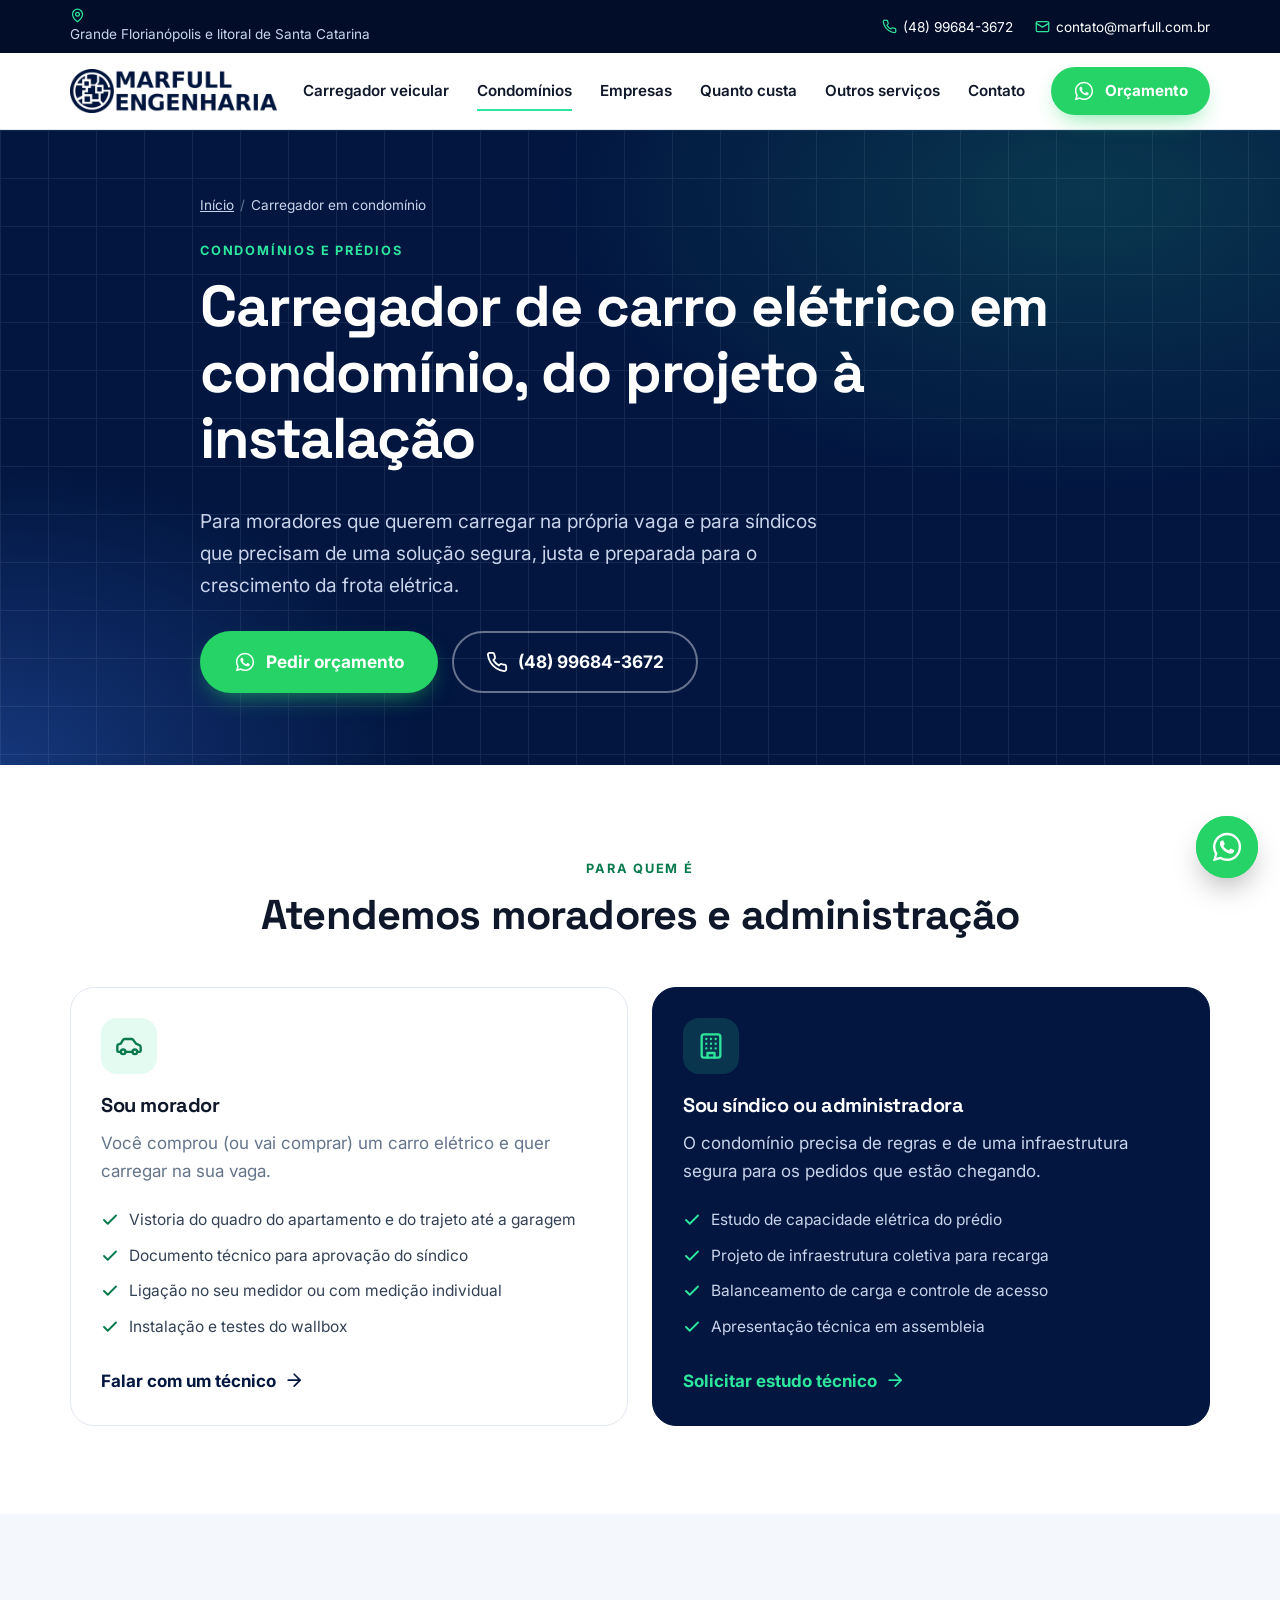
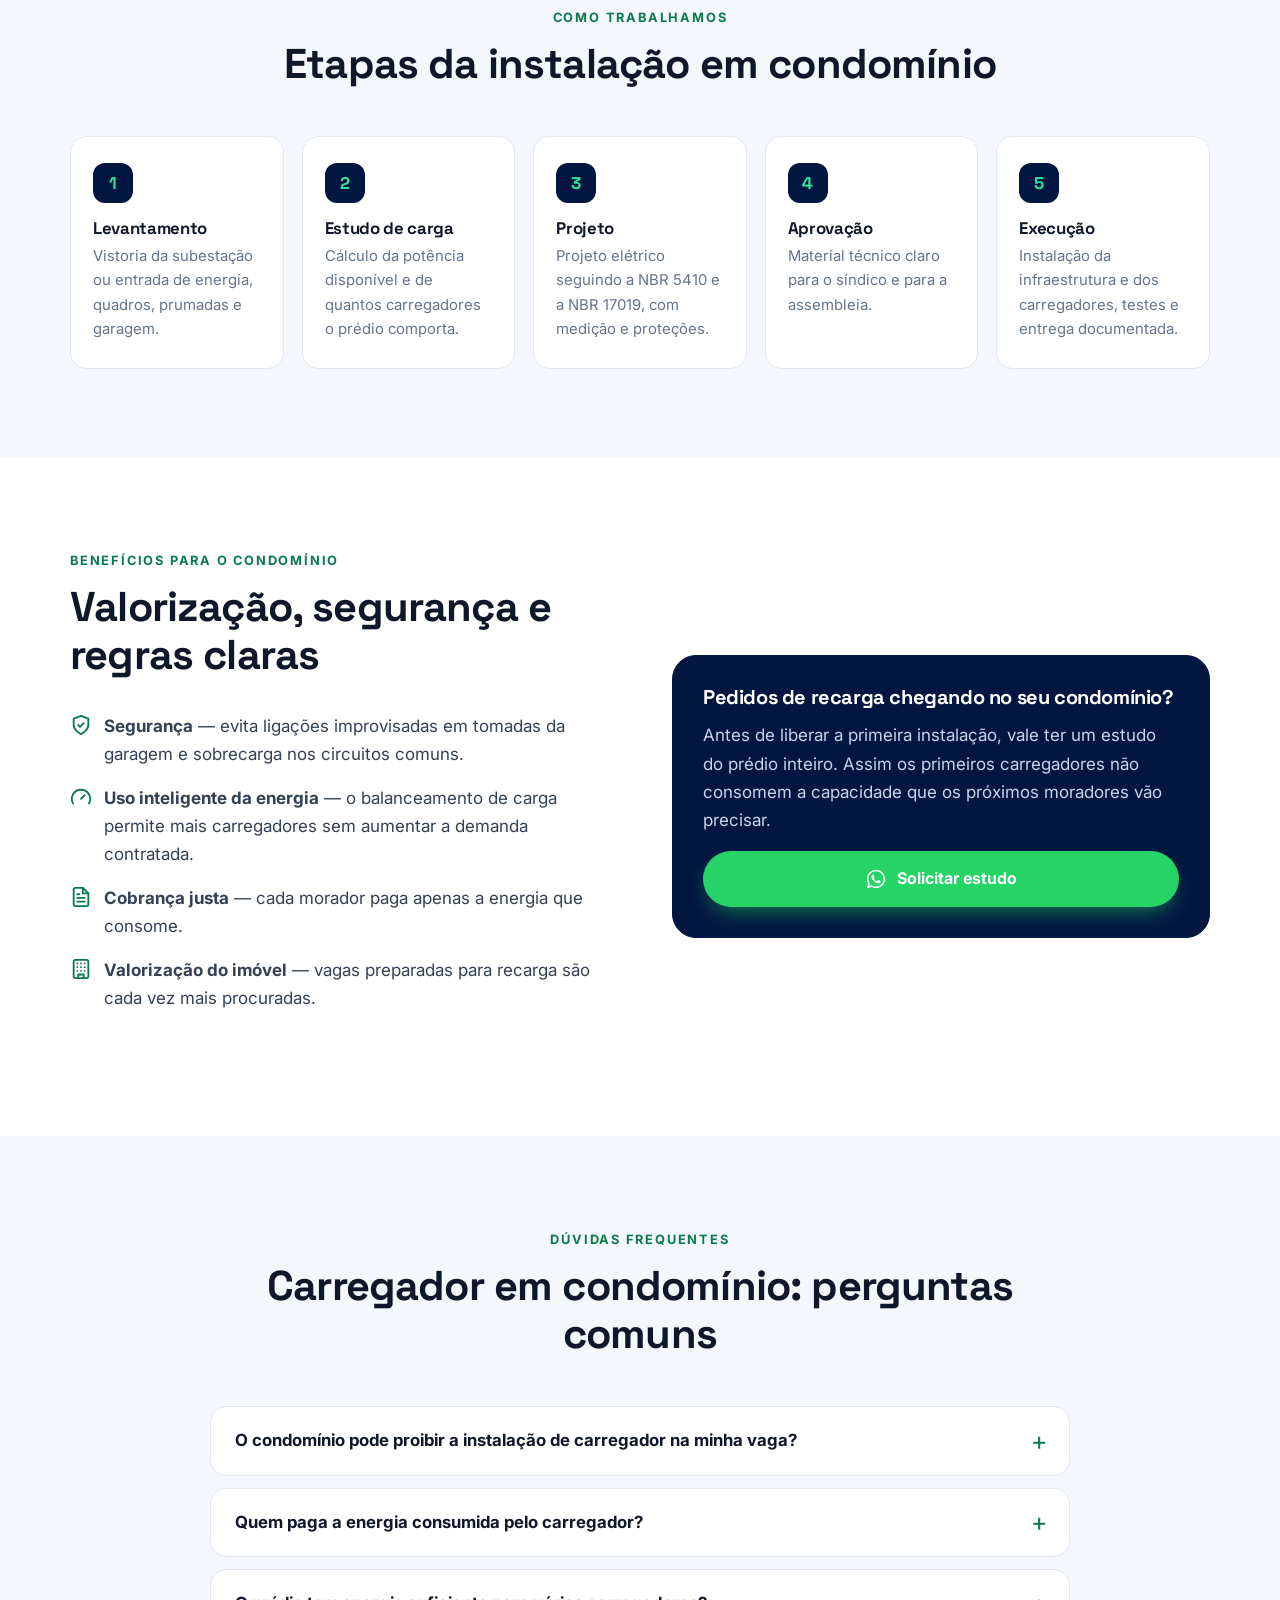
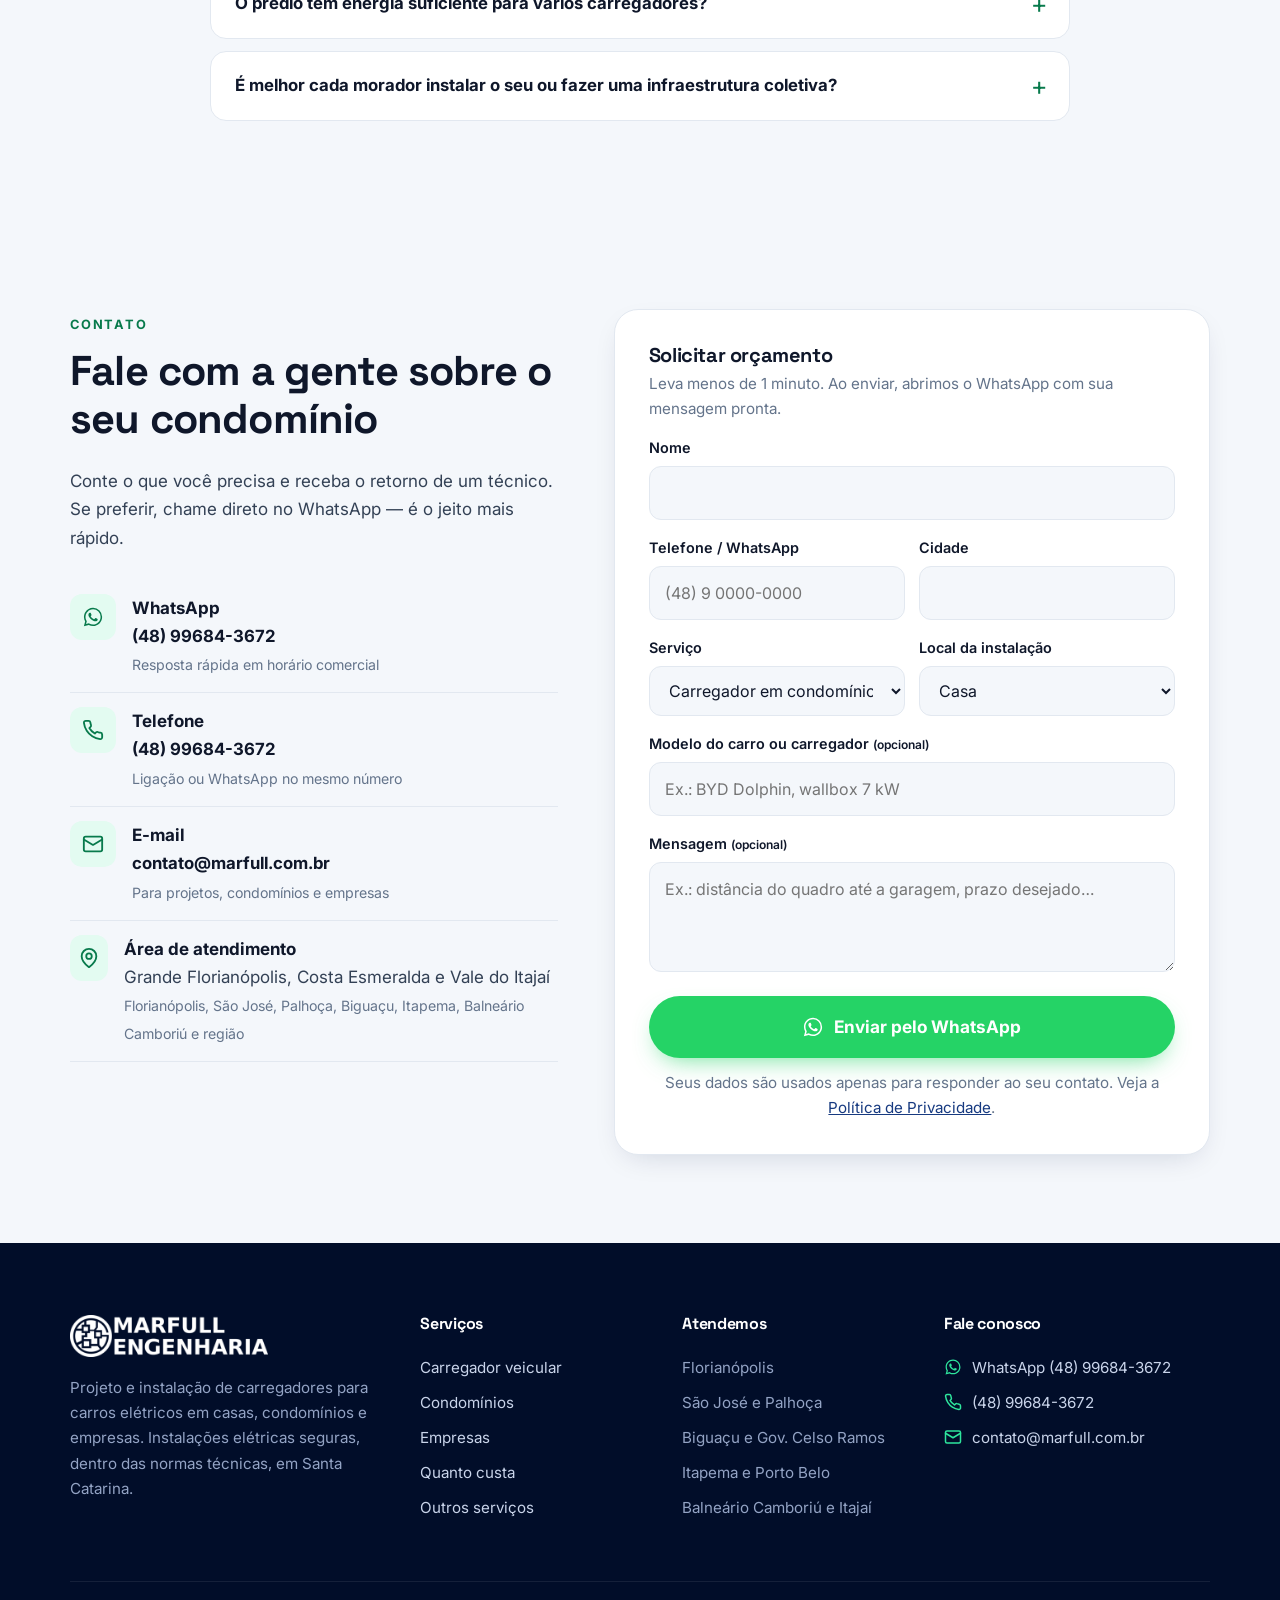
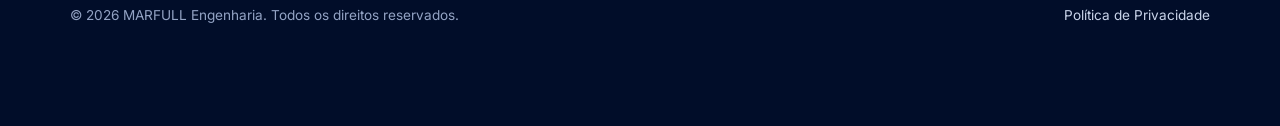
<file: carregador-carro-eletrico-condominio.html>
<!DOCTYPE html>
<html lang="pt-BR">
<head>
  <meta charset="UTF-8">
  <meta name="viewport" content="width=device-width, initial-scale=1">
  <title>Carregador de Carro Elétrico em Condomínio e Prédio | MARFULL</title>
  <meta name="description" content="Carregador de carro elétrico em condomínio: estudo de carga, projeto, medição individual por vaga e balanceamento de carga. Apoio técnico ao síndico na Grande Florianópolis e litoral de SC.">
  <meta name="robots" content="index, follow, max-image-preview:large">
  <link rel="canonical" href="https://marfull.com.br/carregador-carro-eletrico-condominio.html">
  <meta name="theme-color" content="#021640">
  <meta name="geo.region" content="BR-SC">

  <meta property="og:type" content="website">
  <meta property="og:locale" content="pt_BR">
  <meta property="og:site_name" content="MARFULL Engenharia">
  <meta property="og:title" content="Carregador de Carro Elétrico em Condomínio e Prédio | MARFULL">
  <meta property="og:description" content="Carregador de carro elétrico em condomínio: estudo de carga, projeto, medição individual por vaga e balanceamento de carga. Apoio técnico ao síndico na Grande Florianópolis e litoral de SC.">
  <meta property="og:url" content="https://marfull.com.br/carregador-carro-eletrico-condominio.html">
  <meta property="og:image" content="https://marfull.com.br/assets/img/og-marfull.jpg">
  <meta property="og:image:width" content="1200">
  <meta property="og:image:height" content="630">
  <meta name="twitter:card" content="summary_large_image">

  <link rel="icon" href="favicon.ico" sizes="any">
  <link rel="icon" type="image/png" href="assets/img/icon-192.png">
  <link rel="apple-touch-icon" href="assets/img/apple-touch-icon.png">
  <link rel="manifest" href="site.webmanifest">

  <link rel="preconnect" href="https://fonts.googleapis.com">
  <link rel="preconnect" href="https://fonts.gstatic.com" crossorigin>
  <link href="https://fonts.googleapis.com/css2?family=Inter:wght@400;500;600;700&family=Space+Grotesk:wght@500;600;700&display=swap" rel="stylesheet">
  <link rel="stylesheet" href="assets/css/style.css">

  <!-- Google Analytics 4: substitua G-XXXXXXXXXX pelo seu ID e remova os comentários para ativar.
  <script async src="https://www.googletagmanager.com/gtag/js?id=G-XXXXXXXXXX"></script>
  <script>window.dataLayer=window.dataLayer||[];function gtag(){dataLayer.push(arguments);}gtag('js',new Date());gtag('config','G-XXXXXXXXXX');</script>
  -->

  <script type="application/ld+json">{"@context": "https://schema.org", "@type": "Electrician", "@id": "https://marfull.com.br/#empresa", "name": "MARFULL Engenharia", "alternateName": "MARFULL Automação e Engenharia", "url": "https://marfull.com.br/", "logo": "https://marfull.com.br/assets/img/icon-512.png", "image": "https://marfull.com.br/assets/img/og-marfull.jpg", "telephone": "+55-48-99684-3672", "email": "contato@marfull.com.br", "description": "Projeto e instalação de carregadores para carros elétricos (wallbox) em casas, condomínios e empresas, além de serviços elétricos residenciais e automação na Grande Florianópolis e litoral de Santa Catarina.", "address": {"@type": "PostalAddress", "addressRegion": "SC", "addressCountry": "BR"}, "areaServed": [{"@type": "City", "name": "Florianópolis, SC"}, {"@type": "City", "name": "São José, SC"}, {"@type": "City", "name": "Palhoça, SC"}, {"@type": "City", "name": "Biguaçu, SC"}, {"@type": "City", "name": "Governador Celso Ramos, SC"}, {"@type": "City", "name": "Tijucas, SC"}, {"@type": "City", "name": "Porto Belo, SC"}, {"@type": "City", "name": "Bombinhas, SC"}, {"@type": "City", "name": "Itapema, SC"}, {"@type": "City", "name": "Balneário Camboriú, SC"}, {"@type": "City", "name": "Camboriú, SC"}, {"@type": "City", "name": "Itajaí, SC"}, {"@type": "City", "name": "Navegantes, SC"}], "knowsAbout": ["Instalação de carregador de carro elétrico", "Wallbox", "Recarga de veículos elétricos", "ABNT NBR 17019", "ABNT NBR 5410", "Projeto elétrico", "Instalações elétricas residenciais", "Automação industrial", "Internet das Coisas"], "contactPoint": {"@type": "ContactPoint", "telephone": "+55-48-99684-3672", "contactType": "customer service", "availableLanguage": "Portuguese", "areaServed": "BR"}}</script>
  <script type="application/ld+json">{"@context": "https://schema.org", "@type": "Service", "name": "Instalação de carregador de carro elétrico em condomínio", "serviceType": "Infraestrutura de recarga veicular em condomínios", "description": "Carregador de carro elétrico em condomínio: estudo de carga, projeto, medição individual por vaga e balanceamento de carga. Apoio técnico ao síndico na Grande Florianópolis e litoral de SC.", "url": "https://marfull.com.br/carregador-carro-eletrico-condominio.html", "provider": {"@id": "https://marfull.com.br/#empresa"}, "areaServed": [{"@type": "City", "name": "Florianópolis, SC"}, {"@type": "City", "name": "São José, SC"}, {"@type": "City", "name": "Palhoça, SC"}, {"@type": "City", "name": "Biguaçu, SC"}, {"@type": "City", "name": "Governador Celso Ramos, SC"}, {"@type": "City", "name": "Tijucas, SC"}, {"@type": "City", "name": "Porto Belo, SC"}, {"@type": "City", "name": "Bombinhas, SC"}, {"@type": "City", "name": "Itapema, SC"}, {"@type": "City", "name": "Balneário Camboriú, SC"}, {"@type": "City", "name": "Camboriú, SC"}, {"@type": "City", "name": "Itajaí, SC"}, {"@type": "City", "name": "Navegantes, SC"}]}</script>
  <script type="application/ld+json">{"@context": "https://schema.org", "@type": "FAQPage", "mainEntity": [{"@type": "Question", "name": "O condomínio pode proibir a instalação de carregador na minha vaga?", "acceptedAnswer": {"@type": "Answer", "text": "O condomínio pode e deve definir regras técnicas e de segurança para as instalações. Por isso o caminho mais tranquilo é apresentar um estudo técnico mostrando a capacidade da rede e como a instalação será feita. Fazemos esse estudo e apoiamos o morador e o síndico na apresentação."}}, {"@type": "Question", "name": "Quem paga a energia consumida pelo carregador?", "acceptedAnswer": {"@type": "Answer", "text": "A solução mais comum é a medição individual: cada carregador fica ligado a um medidor próprio ou ao quadro do apartamento, e o consumo é cobrado do morador. Também é possível usar carregadores inteligentes com controle por usuário e relatório de consumo."}}, {"@type": "Question", "name": "O prédio tem energia suficiente para vários carregadores?", "acceptedAnswer": {"@type": "Answer", "text": "Isso é o que o estudo de carga responde. Quando a capacidade é limitada, usamos o balanceamento dinâmico de carga, que divide a potência disponível entre os carros conectados sem ultrapassar o limite do prédio."}}, {"@type": "Question", "name": "É melhor cada morador instalar o seu ou fazer uma infraestrutura coletiva?", "acceptedAnswer": {"@type": "Answer", "text": "Uma infraestrutura planejada (prumada e quadros preparados) costuma sair mais barata e organizada a médio prazo, pois cada novo morador apenas conecta o seu carregador. Apresentamos as duas alternativas com prós e contras."}}]}</script>
  <script type="application/ld+json">{"@context": "https://schema.org", "@type": "BreadcrumbList", "itemListElement": [{"@type": "ListItem", "position": 1, "name": "Início", "item": "https://marfull.com.br/"}, {"@type": "ListItem", "position": 2, "name": "Carregador em condomínio", "item": "https://marfull.com.br/carregador-carro-eletrico-condominio.html"}]}</script>
</head>
<body>
  <a class="skip-link" href="#conteudo">Pular para o conteúdo</a>

  <div class="topbar">
    <div class="container">
      <span class="topbar__area"><svg class="icon" aria-hidden="true"><use href="assets/img/icons.svg#i-pin"></use></svg> Grande Florianópolis e litoral de Santa Catarina</span>
      <div class="topbar__links">
        <a href="tel:+5548996843672"><svg class="icon" aria-hidden="true"><use href="assets/img/icons.svg#i-phone"></use></svg> (48) 99684-3672</a>
        <a href="mailto:contato@marfull.com.br"><svg class="icon" aria-hidden="true"><use href="assets/img/icons.svg#i-mail"></use></svg> contato@marfull.com.br</a>
      </div>
    </div>
  </div>

  <header class="header">
    <div class="container">
      <a class="brand" href="./" aria-label="MARFULL Engenharia — página inicial">
        <img src="assets/img/logo-marfull.png" alt="MARFULL Engenharia" width="240" height="51">
      </a>
      <nav class="nav" id="menu" aria-label="Menu principal">
        <a href="carregador-carro-eletrico.html">Carregador veicular</a>
        <a href="carregador-carro-eletrico-condominio.html" aria-current="page">Condomínios</a>
        <a href="carregador-carro-eletrico-empresas.html">Empresas</a>
        <a href="quanto-custa-instalar-carregador-carro-eletrico.html">Quanto custa</a>
        <a href="servicos-eletricos.html">Outros serviços</a>
        <a href="#contato">Contato</a>
      </nav>
      <div class="header__cta">
        <a class="btn btn--wa" href="https://wa.me/554896843672?text=Ol%C3%A1%21%20Vim%20pelo%20site%20e%20gostaria%20de%20um%20or%C3%A7amento." target="_blank" rel="noopener" data-origem="cabecalho"><svg class="icon" aria-hidden="true"><use href="assets/img/icons.svg#i-whatsapp"></use></svg><span>Orçamento</span></a>
        <button class="menu-toggle" aria-controls="menu" aria-expanded="false" aria-label="Abrir menu"><svg class="icon" aria-hidden="true"><use href="assets/img/icons.svg#i-menu"></use></svg></button>
      </div>
    </div>
  </header>

  <main id="conteudo">

    <section class="hero hero--page" aria-labelledby="hero-titulo">
      <div class="container">
        <div>
          <nav class="breadcrumb" aria-label="Você está em"><ol><li><a href="./">Início</a></li><li aria-current="page">Carregador em condomínio</li></ol></nav>
          <span class="eyebrow">Condomínios e prédios</span>
          <h1 id="hero-titulo">Carregador de carro elétrico em condomínio, do projeto à instalação</h1>
          <p class="hero__lead">Para moradores que querem carregar na própria vaga e para síndicos que precisam de uma solução segura, justa e preparada para o crescimento da frota elétrica.</p>
          <div class="btn-row">
            <a class="btn btn--wa btn--lg" href="https://wa.me/554896843672?text=Ol%C3%A1%21%20Moro%20em%20condom%C3%ADnio%20e%20quero%20instalar%20um%20carregador%20de%20carro%20el%C3%A9trico%20na%20minha%20vaga." target="_blank" rel="noopener" data-origem="hero-condominio"><svg class="icon" aria-hidden="true"><use href="assets/img/icons.svg#i-whatsapp"></use></svg> Pedir orçamento</a>
            <a class="btn btn--ghost btn--lg" href="tel:+5548996843672"><svg class="icon" aria-hidden="true"><use href="assets/img/icons.svg#i-phone"></use></svg> (48) 99684-3672</a>
          </div>
        </div>
      </div>
    </section>


    <section class="section" aria-labelledby="perfil-titulo">
      <div class="container">
        <div class="section-head">
          <span class="eyebrow">Para quem é</span>
          <h2 id="perfil-titulo">Atendemos moradores e administração</h2>
        </div>
        <div class="grid grid--2">
          <article class="card">
            <div class="card__icon"><svg class="icon" aria-hidden="true"><use href="assets/img/icons.svg#i-car"></use></svg></div>
            <h3>Sou morador</h3>
            <p>Você comprou (ou vai comprar) um carro elétrico e quer carregar na sua vaga.</p>
            <ul>
              <li><svg class="icon" aria-hidden="true"><use href="assets/img/icons.svg#i-check"></use></svg> Vistoria do quadro do apartamento e do trajeto até a garagem</li>
              <li><svg class="icon" aria-hidden="true"><use href="assets/img/icons.svg#i-check"></use></svg> Documento técnico para aprovação do síndico</li>
              <li><svg class="icon" aria-hidden="true"><use href="assets/img/icons.svg#i-check"></use></svg> Ligação no seu medidor ou com medição individual</li>
              <li><svg class="icon" aria-hidden="true"><use href="assets/img/icons.svg#i-check"></use></svg> Instalação e testes do wallbox</li>
            </ul>
            <a class="card__link" href="https://wa.me/554896843672?text=Ol%C3%A1%21%20Sou%20morador%20de%20condom%C3%ADnio%20e%20quero%20instalar%20um%20carregador%20na%20minha%20vaga." target="_blank" rel="noopener" data-origem="condominio-morador">Falar com um técnico <svg class="icon" aria-hidden="true"><use href="assets/img/icons.svg#i-arrow"></use></svg></a>
          </article>
          <article class="card card--featured">
            <div class="card__icon"><svg class="icon" aria-hidden="true"><use href="assets/img/icons.svg#i-building"></use></svg></div>
            <h3>Sou síndico ou administradora</h3>
            <p>O condomínio precisa de regras e de uma infraestrutura segura para os pedidos que estão chegando.</p>
            <ul>
              <li><svg class="icon" aria-hidden="true"><use href="assets/img/icons.svg#i-check"></use></svg> Estudo de capacidade elétrica do prédio</li>
              <li><svg class="icon" aria-hidden="true"><use href="assets/img/icons.svg#i-check"></use></svg> Projeto de infraestrutura coletiva para recarga</li>
              <li><svg class="icon" aria-hidden="true"><use href="assets/img/icons.svg#i-check"></use></svg> Balanceamento de carga e controle de acesso</li>
              <li><svg class="icon" aria-hidden="true"><use href="assets/img/icons.svg#i-check"></use></svg> Apresentação técnica em assembleia</li>
            </ul>
            <a class="card__link" href="https://wa.me/554896843672?text=Ol%C3%A1%21%20Sou%20s%C3%ADndico%28a%29%20e%20gostaria%20de%20um%20estudo%20para%20carregadores%20de%20carro%20el%C3%A9trico%20no%20condom%C3%ADnio." target="_blank" rel="noopener" data-origem="condominio-sindico">Solicitar estudo técnico <svg class="icon" aria-hidden="true"><use href="assets/img/icons.svg#i-arrow"></use></svg></a>
          </article>
        </div>
      </div>
    </section>

    <section class="section section--alt" aria-labelledby="etapas-titulo">
      <div class="container">
        <div class="section-head">
          <span class="eyebrow">Como trabalhamos</span>
          <h2 id="etapas-titulo">Etapas da instalação em condomínio</h2>
        </div>
        <ol class="steps">
          <li><h3>Levantamento</h3><p>Vistoria da subestação ou entrada de energia, quadros, prumadas e garagem.</p></li>
          <li><h3>Estudo de carga</h3><p>Cálculo da potência disponível e de quantos carregadores o prédio comporta.</p></li>
          <li><h3>Projeto</h3><p>Projeto elétrico seguindo a NBR 5410 e a NBR 17019, com medição e proteções.</p></li>
          <li><h3>Aprovação</h3><p>Material técnico claro para o síndico e para a assembleia.</p></li>
          <li><h3>Execução</h3><p>Instalação da infraestrutura e dos carregadores, testes e entrega documentada.</p></li>
        </ol>
      </div>
    </section>

    <section class="section" aria-labelledby="beneficios-titulo">
      <div class="container split">
        <div>
          <span class="eyebrow">Benefícios para o condomínio</span>
          <h2 id="beneficios-titulo">Valorização, segurança e regras claras</h2>
          <ul class="checklist">
            <li><svg class="icon" aria-hidden="true"><use href="assets/img/icons.svg#i-shield"></use></svg><span><strong>Segurança</strong> — evita ligações improvisadas em tomadas da garagem e sobrecarga nos circuitos comuns.</span></li>
            <li><svg class="icon" aria-hidden="true"><use href="assets/img/icons.svg#i-gauge"></use></svg><span><strong>Uso inteligente da energia</strong> — o balanceamento de carga permite mais carregadores sem aumentar a demanda contratada.</span></li>
            <li><svg class="icon" aria-hidden="true"><use href="assets/img/icons.svg#i-doc"></use></svg><span><strong>Cobrança justa</strong> — cada morador paga apenas a energia que consome.</span></li>
            <li><svg class="icon" aria-hidden="true"><use href="assets/img/icons.svg#i-building"></use></svg><span><strong>Valorização do imóvel</strong> — vagas preparadas para recarga são cada vez mais procuradas.</span></li>
          </ul>
        </div>
        <div class="card card--featured">
          <h3>Pedidos de recarga chegando no seu condomínio?</h3>
          <p>Antes de liberar a primeira instalação, vale ter um estudo do prédio inteiro. Assim os primeiros carregadores não consomem a capacidade que os próximos moradores vão precisar.</p>
          <a class="btn btn--wa" href="https://wa.me/554896843672?text=Ol%C3%A1%21%20Gostaria%20de%20um%20estudo%20de%20capacidade%20para%20carregadores%20de%20carro%20el%C3%A9trico%20no%20meu%20condom%C3%ADnio." target="_blank" rel="noopener" data-origem="condominio-box"><svg class="icon" aria-hidden="true"><use href="assets/img/icons.svg#i-whatsapp"></use></svg> Solicitar estudo</a>
        </div>
      </div>
    </section>

    <section class="section section--alt" aria-labelledby="faq-titulo">
      <div class="container">
        <div class="section-head">
          <span class="eyebrow">Dúvidas frequentes</span>
          <h2 id="faq-titulo">Carregador em condomínio: perguntas comuns</h2>
        </div>
        <div class="faq">
        <details>
          <summary>O condomínio pode proibir a instalação de carregador na minha vaga?</summary>
          <div class="faq__body"><p>O condomínio pode e deve definir regras técnicas e de segurança para as instalações. Por isso o caminho mais tranquilo é apresentar um estudo técnico mostrando a capacidade da rede e como a instalação será feita. Fazemos esse estudo e apoiamos o morador e o síndico na apresentação.</p></div>
        </details>
        <details>
          <summary>Quem paga a energia consumida pelo carregador?</summary>
          <div class="faq__body"><p>A solução mais comum é a medição individual: cada carregador fica ligado a um medidor próprio ou ao quadro do apartamento, e o consumo é cobrado do morador. Também é possível usar carregadores inteligentes com controle por usuário e relatório de consumo.</p></div>
        </details>
        <details>
          <summary>O prédio tem energia suficiente para vários carregadores?</summary>
          <div class="faq__body"><p>Isso é o que o estudo de carga responde. Quando a capacidade é limitada, usamos o balanceamento dinâmico de carga, que divide a potência disponível entre os carros conectados sem ultrapassar o limite do prédio.</p></div>
        </details>
        <details>
          <summary>É melhor cada morador instalar o seu ou fazer uma infraestrutura coletiva?</summary>
          <div class="faq__body"><p>Uma infraestrutura planejada (prumada e quadros preparados) costuma sair mais barata e organizada a médio prazo, pois cada novo morador apenas conecta o seu carregador. Apresentamos as duas alternativas com prós e contras.</p></div>
        </details>
        </div>
      </div>
    </section>

  <section class="section section--alt" id="contato" aria-labelledby="contato-titulo">
    <div class="container contact">
      <div>
        <span class="eyebrow">Contato</span>
        <h2 id="contato-titulo">Fale com a gente sobre o seu condomínio</h2>
        <p>Conte o que você precisa e receba o retorno de um técnico. Se preferir, chame direto no WhatsApp — é o jeito mais rápido.</p>
        <ul class="contact-list">
          <li>
            <span class="card__icon"><svg class="icon" aria-hidden="true"><use href="assets/img/icons.svg#i-whatsapp"></use></svg></span>
            <div><strong>WhatsApp</strong><a href="https://wa.me/554896843672?text=Ol%C3%A1%21%20Vim%20pelo%20site%20e%20gostaria%20de%20um%20or%C3%A7amento." target="_blank" rel="noopener" data-origem="contato">(48) 99684-3672</a><br><small>Resposta rápida em horário comercial</small></div>
          </li>
          <li>
            <span class="card__icon"><svg class="icon" aria-hidden="true"><use href="assets/img/icons.svg#i-phone"></use></svg></span>
            <div><strong>Telefone</strong><a href="tel:+5548996843672">(48) 99684-3672</a><br><small>Ligação ou WhatsApp no mesmo número</small></div>
          </li>
          <li>
            <span class="card__icon"><svg class="icon" aria-hidden="true"><use href="assets/img/icons.svg#i-mail"></use></svg></span>
            <div><strong>E-mail</strong><a href="mailto:contato@marfull.com.br">contato@marfull.com.br</a><br><small>Para projetos, condomínios e empresas</small></div>
          </li>
          <li>
            <span class="card__icon"><svg class="icon" aria-hidden="true"><use href="assets/img/icons.svg#i-pin"></use></svg></span>
            <div><strong>Área de atendimento</strong>Grande Florianópolis, Costa Esmeralda e Vale do Itajaí<br><small>Florianópolis, São José, Palhoça, Biguaçu, Itapema, Balneário Camboriú e região</small></div>
          </li>
        </ul>
      </div>

      <form class="form" id="form-orcamento">
        <h3>Solicitar orçamento</h3>
        <p>Leva menos de 1 minuto. Ao enviar, abrimos o WhatsApp com sua mensagem pronta.</p>
        <div class="field">
          <label for="f-nome">Nome</label>
          <input id="f-nome" name="nome" type="text" autocomplete="name" required>
        </div>
        <div class="field-row">
          <div class="field">
            <label for="f-tel">Telefone / WhatsApp</label>
            <input id="f-tel" name="telefone" type="tel" autocomplete="tel" inputmode="tel" placeholder="(48) 9 0000-0000" required>
          </div>
          <div class="field">
            <label for="f-cidade">Cidade</label>
            <input id="f-cidade" name="cidade" type="text" autocomplete="address-level2" list="lista-cidades" required>
            <datalist id="lista-cidades"><option value="Florianópolis"><option value="São José"><option value="Palhoça"><option value="Biguaçu"><option value="Governador Celso Ramos"><option value="Tijucas"><option value="Porto Belo"><option value="Bombinhas"><option value="Itapema"><option value="Balneário Camboriú"><option value="Camboriú"><option value="Itajaí"><option value="Navegantes"></datalist>
          </div>
        </div>
        <div class="field-row">
          <div class="field">
            <label for="f-servico">Serviço</label>
            <select id="f-servico" name="servico">
                <option>Instalação de carregador para carro elétrico</option>
                <option selected>Carregador em condomínio</option>
                <option>Carregadores para empresa / estacionamento</option>
                <option>Projeto elétrico / aumento de carga</option>
                <option>Serviços elétricos residenciais</option>
                <option>Automação / IoT</option>
                <option>Outro</option>
            </select>
          </div>
          <div class="field">
            <label for="f-imovel">Local da instalação</label>
            <select id="f-imovel" name="imovel">
              <option>Casa</option>
              <option>Apartamento / condomínio</option>
              <option>Empresa / comércio</option>
              <option>Indústria</option>
            </select>
          </div>
        </div>
        <div class="field">
          <label for="f-veiculo">Modelo do carro ou carregador <small>(opcional)</small></label>
          <input id="f-veiculo" name="veiculo" type="text" placeholder="Ex.: BYD Dolphin, wallbox 7 kW">
        </div>
        <div class="field">
          <label for="f-msg">Mensagem <small>(opcional)</small></label>
          <textarea id="f-msg" name="mensagem" rows="3" placeholder="Ex.: distância do quadro até a garagem, prazo desejado…"></textarea>
        </div>
        <button class="btn btn--wa btn--lg btn--block" type="submit"><svg class="icon" aria-hidden="true"><use href="assets/img/icons.svg#i-whatsapp"></use></svg> Enviar pelo WhatsApp</button>
        <p class="form__note">Seus dados são usados apenas para responder ao seu contato. Veja a <a href="politica-de-privacidade.html">Política de Privacidade</a>.</p>
      </form>
    </div>
  </section>

  </main>

  <footer class="footer">
    <div class="container">
      <div class="footer__grid">
        <div class="footer__brand">
          <img src="assets/img/logo-marfull-branco.png" alt="MARFULL Engenharia" width="200" height="42" loading="lazy">
          <p>Projeto e instalação de carregadores para carros elétricos em casas, condomínios e empresas. Instalações elétricas seguras, dentro das normas técnicas, em Santa Catarina.</p>
        </div>
        <div>
          <h4>Serviços</h4>
          <ul>
            <li><a href="carregador-carro-eletrico.html">Carregador veicular</a></li>
            <li><a href="carregador-carro-eletrico-condominio.html">Condomínios</a></li>
            <li><a href="carregador-carro-eletrico-empresas.html">Empresas</a></li>
            <li><a href="quanto-custa-instalar-carregador-carro-eletrico.html">Quanto custa</a></li>
            <li><a href="servicos-eletricos.html">Outros serviços</a></li>
          </ul>
        </div>
        <div>
          <h4>Atendemos</h4>
          <ul>
            <li>Florianópolis</li>
            <li>São José e Palhoça</li>
            <li>Biguaçu e Gov. Celso Ramos</li>
            <li>Itapema e Porto Belo</li>
            <li>Balneário Camboriú e Itajaí</li>
          </ul>
        </div>
        <div>
          <h4>Fale conosco</h4>
          <ul class="footer__contact">
            <li><svg class="icon" aria-hidden="true"><use href="assets/img/icons.svg#i-whatsapp"></use></svg><a href="https://wa.me/554896843672?text=Ol%C3%A1%21%20Vim%20pelo%20site%20e%20gostaria%20de%20um%20or%C3%A7amento." target="_blank" rel="noopener" data-origem="rodape">WhatsApp (48) 99684-3672</a></li>
            <li><svg class="icon" aria-hidden="true"><use href="assets/img/icons.svg#i-phone"></use></svg><a href="tel:+5548996843672">(48) 99684-3672</a></li>
            <li><svg class="icon" aria-hidden="true"><use href="assets/img/icons.svg#i-mail"></use></svg><a href="mailto:contato@marfull.com.br">contato@marfull.com.br</a></li>
          </ul>
        </div>
      </div>
      <div class="footer__bottom">
        <span>© <span id="ano">2026</span> MARFULL Engenharia. Todos os direitos reservados.</span>
        <a href="politica-de-privacidade.html">Política de Privacidade</a>
      </div>
    </div>
  </footer>

  <a class="wa-float" href="https://wa.me/554896843672?text=Ol%C3%A1%21%20Vim%20pelo%20site%20e%20gostaria%20de%20um%20or%C3%A7amento." target="_blank" rel="noopener" aria-label="Falar no WhatsApp" data-origem="botao-flutuante"><svg class="icon" aria-hidden="true"><use href="assets/img/icons.svg#i-whatsapp"></use></svg></a>
  <div class="mobile-bar">
    <a class="btn btn--outline" href="tel:+5548996843672" data-origem="barra-movel"><svg class="icon" aria-hidden="true"><use href="assets/img/icons.svg#i-phone"></use></svg> Ligar</a>
    <a class="btn btn--wa" href="https://wa.me/554896843672?text=Ol%C3%A1%21%20Vim%20pelo%20site%20e%20gostaria%20de%20um%20or%C3%A7amento." target="_blank" rel="noopener" data-origem="barra-movel"><svg class="icon" aria-hidden="true"><use href="assets/img/icons.svg#i-whatsapp"></use></svg> WhatsApp</a>
  </div>

  <script src="assets/js/main.js" defer></script>
</body>
</html>
</file>
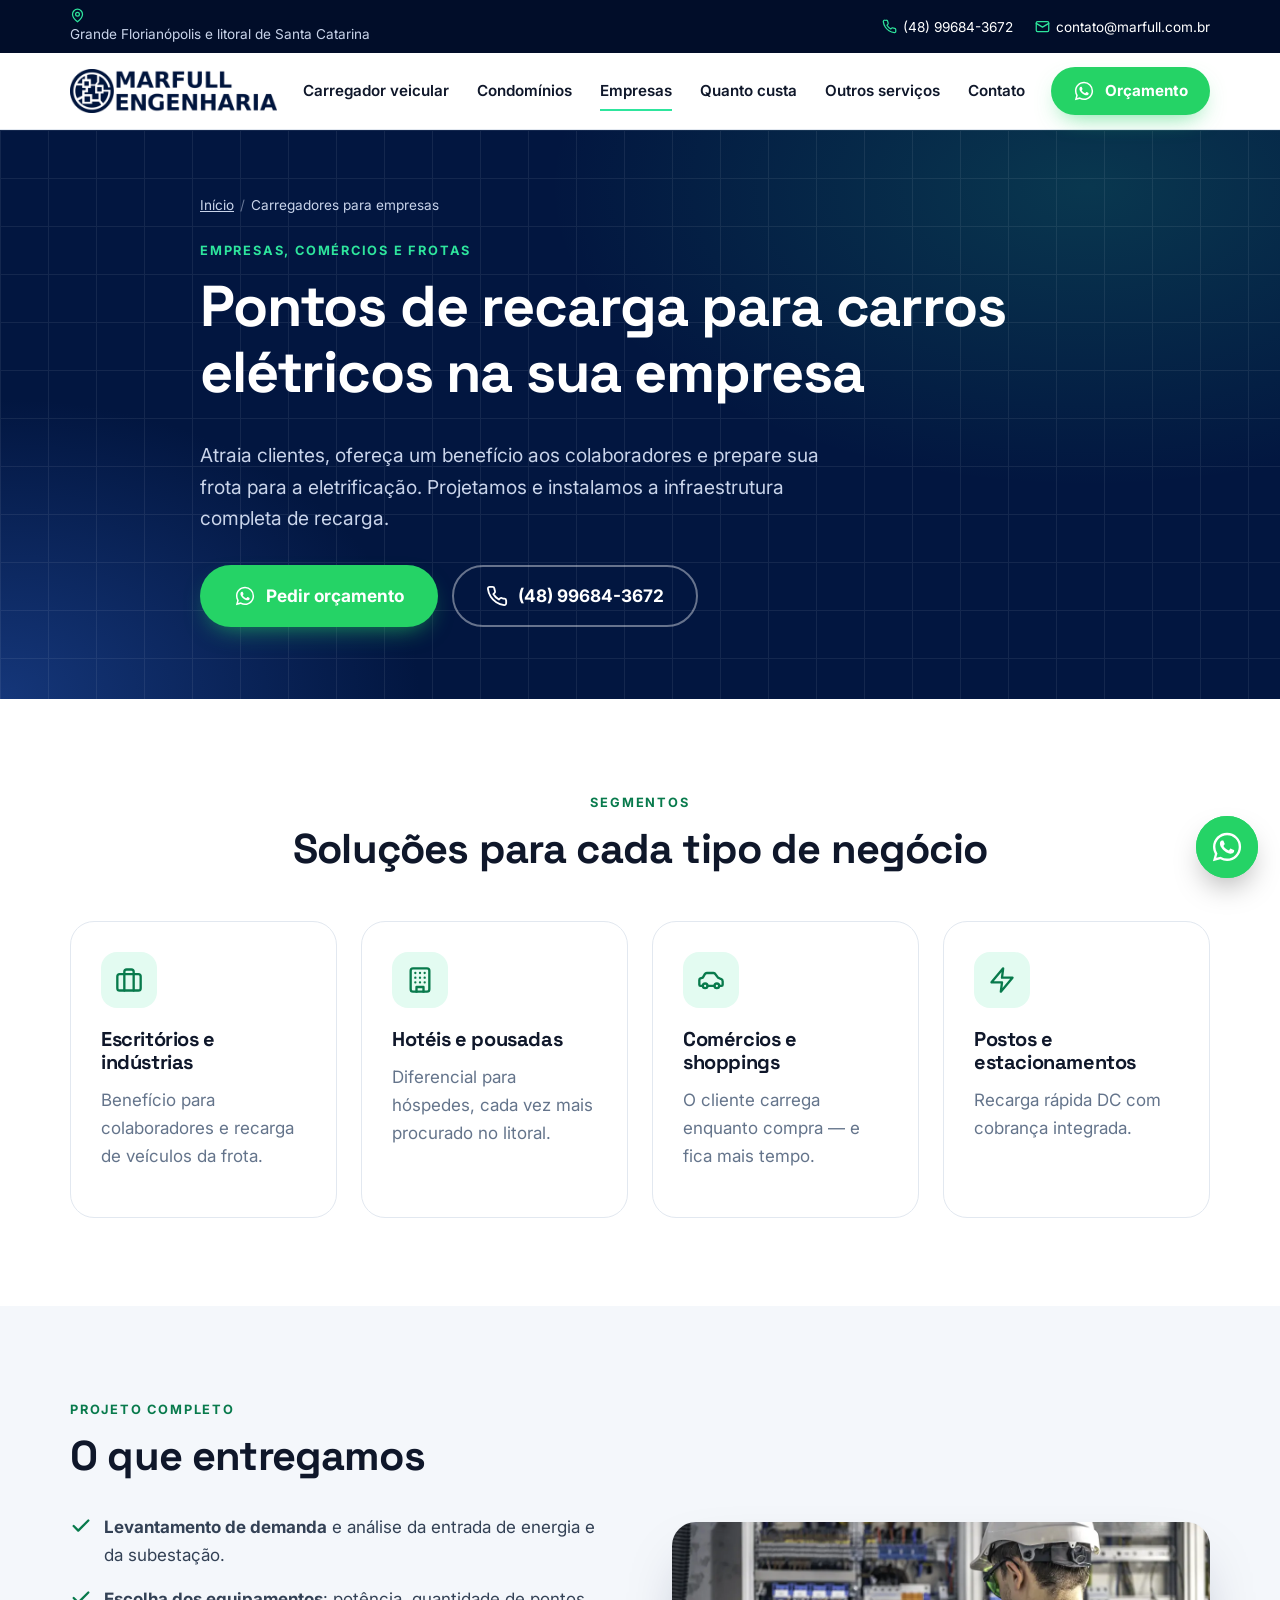
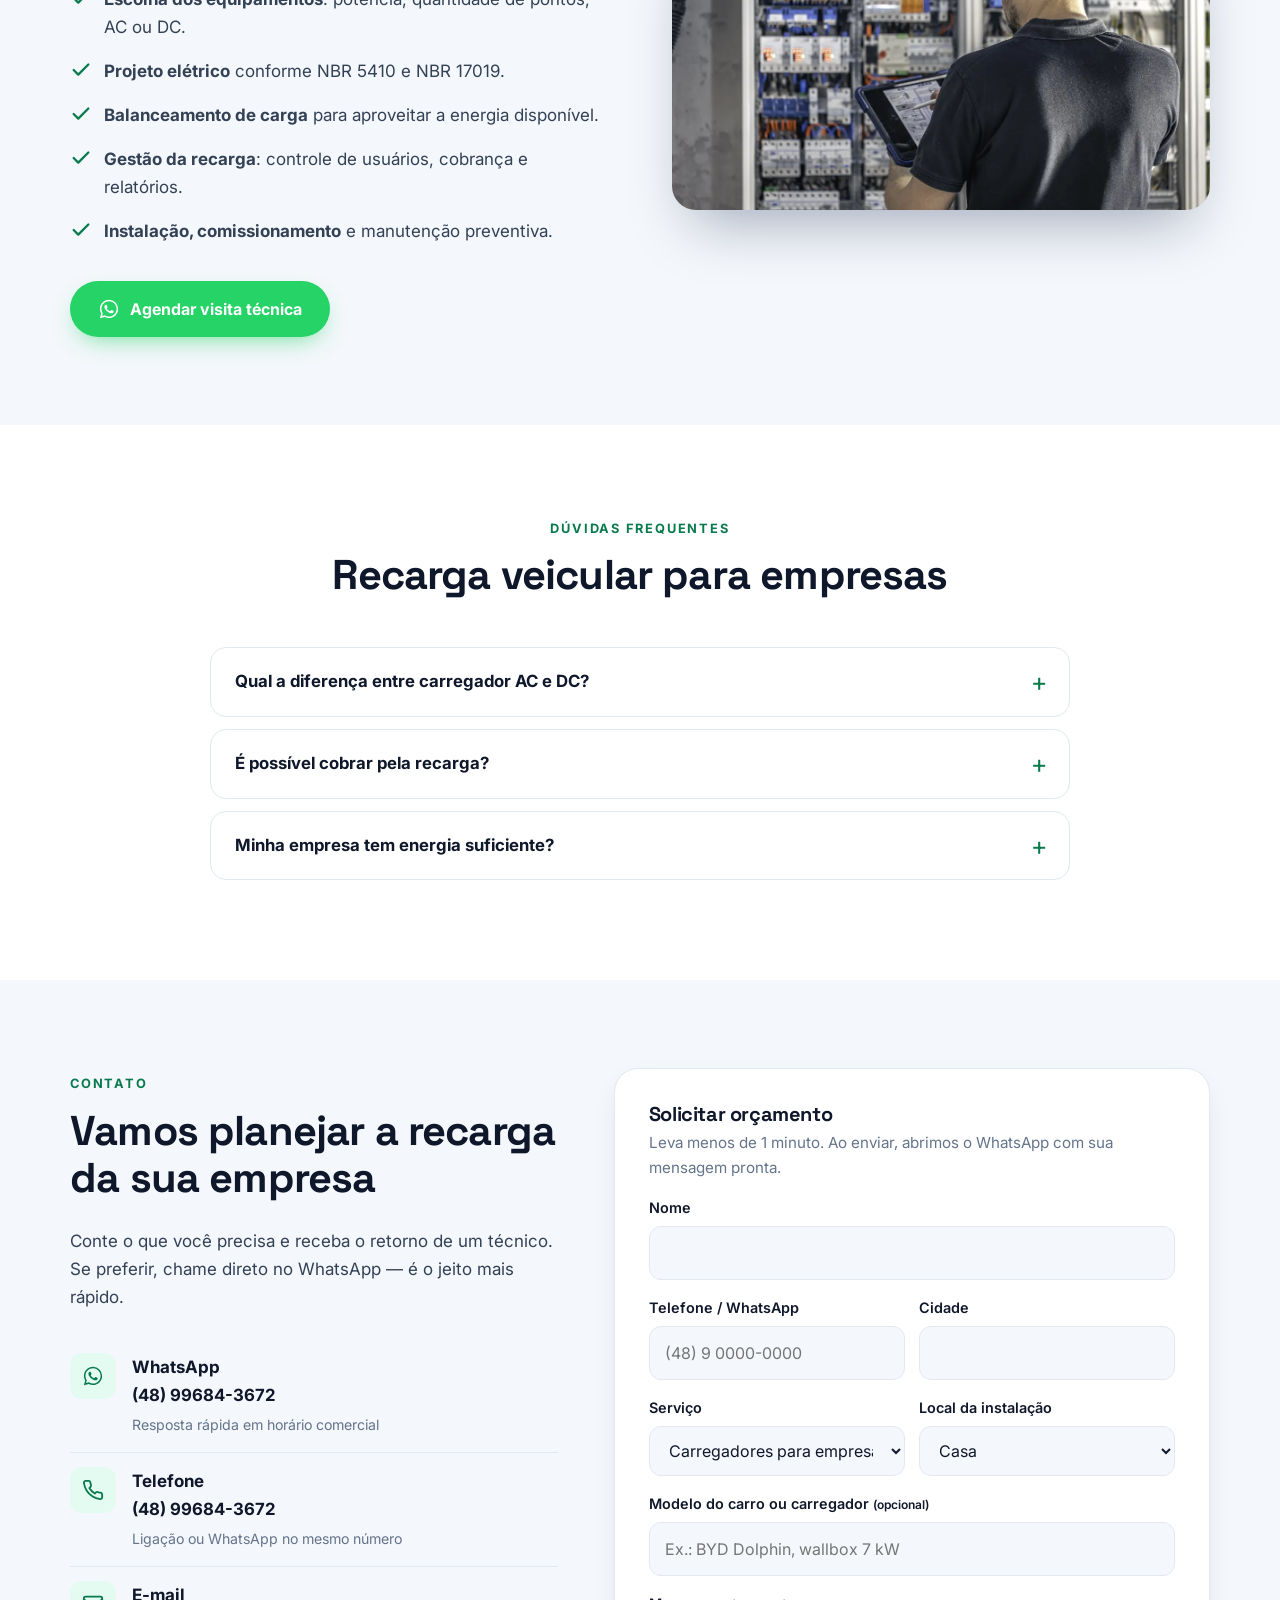
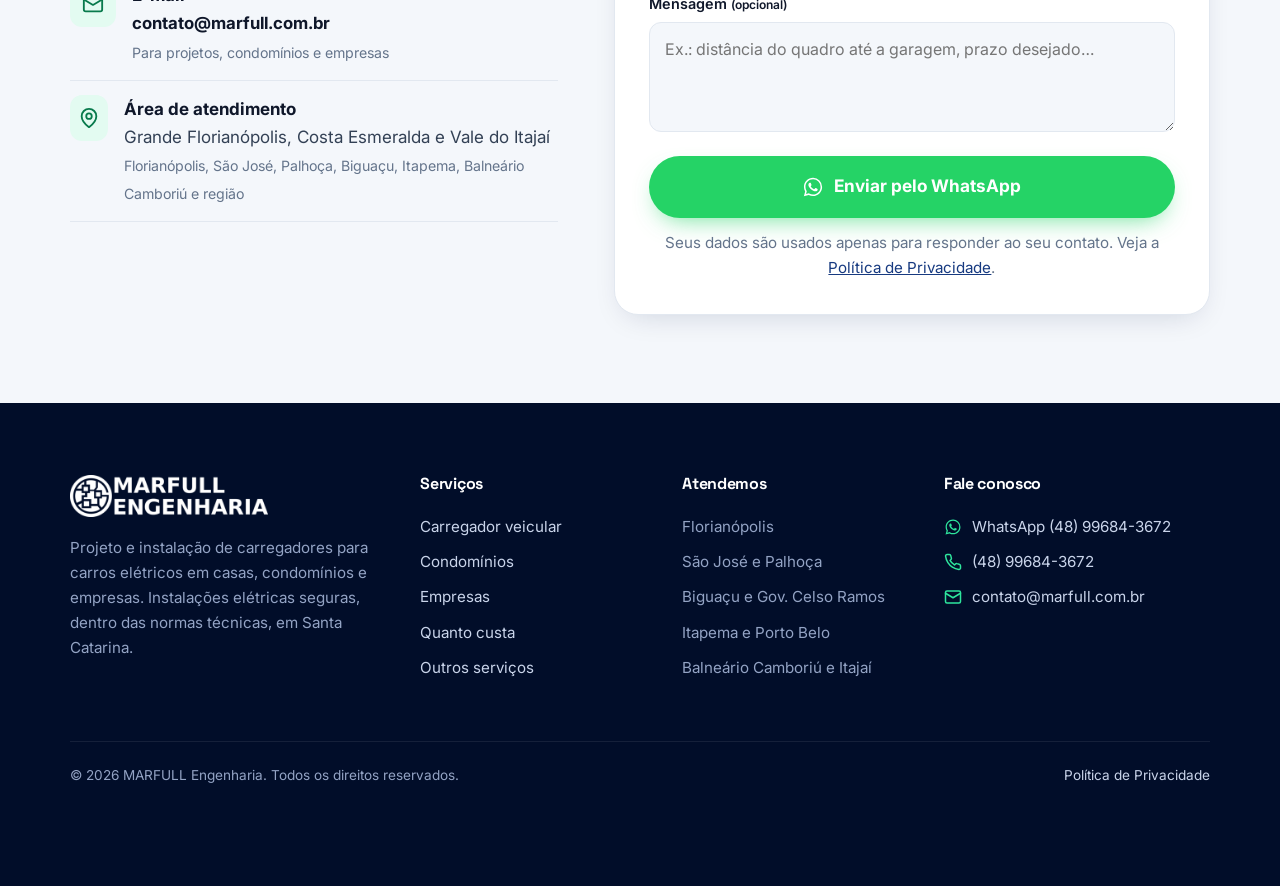
<file: carregador-carro-eletrico-empresas.html>
<!DOCTYPE html>
<html lang="pt-BR">
<head>
  <meta charset="UTF-8">
  <meta name="viewport" content="width=device-width, initial-scale=1">
  <title>Carregadores para Carros Elétricos em Empresas e Comércios | MARFULL</title>
  <meta name="description" content="Projeto e instalação de pontos de recarga para carros elétricos em empresas, comércios, hotéis, postos e frotas. Carregadores AC e DC, gestão e cobrança da recarga. Atendemos o litoral de SC.">
  <meta name="robots" content="index, follow, max-image-preview:large">
  <link rel="canonical" href="https://marfull.com.br/carregador-carro-eletrico-empresas.html">
  <meta name="theme-color" content="#021640">
  <meta name="geo.region" content="BR-SC">

  <meta property="og:type" content="website">
  <meta property="og:locale" content="pt_BR">
  <meta property="og:site_name" content="MARFULL Engenharia">
  <meta property="og:title" content="Carregadores para Carros Elétricos em Empresas e Comércios | MARFULL">
  <meta property="og:description" content="Projeto e instalação de pontos de recarga para carros elétricos em empresas, comércios, hotéis, postos e frotas. Carregadores AC e DC, gestão e cobrança da recarga. Atendemos o litoral de SC.">
  <meta property="og:url" content="https://marfull.com.br/carregador-carro-eletrico-empresas.html">
  <meta property="og:image" content="https://marfull.com.br/assets/img/og-marfull.jpg">
  <meta property="og:image:width" content="1200">
  <meta property="og:image:height" content="630">
  <meta name="twitter:card" content="summary_large_image">

  <link rel="icon" href="favicon.ico" sizes="any">
  <link rel="icon" type="image/png" href="assets/img/icon-192.png">
  <link rel="apple-touch-icon" href="assets/img/apple-touch-icon.png">
  <link rel="manifest" href="site.webmanifest">

  <link rel="preconnect" href="https://fonts.googleapis.com">
  <link rel="preconnect" href="https://fonts.gstatic.com" crossorigin>
  <link href="https://fonts.googleapis.com/css2?family=Inter:wght@400;500;600;700&family=Space+Grotesk:wght@500;600;700&display=swap" rel="stylesheet">
  <link rel="stylesheet" href="assets/css/style.css">

  <!-- Google Analytics 4: substitua G-XXXXXXXXXX pelo seu ID e remova os comentários para ativar.
  <script async src="https://www.googletagmanager.com/gtag/js?id=G-XXXXXXXXXX"></script>
  <script>window.dataLayer=window.dataLayer||[];function gtag(){dataLayer.push(arguments);}gtag('js',new Date());gtag('config','G-XXXXXXXXXX');</script>
  -->

  <script type="application/ld+json">{"@context": "https://schema.org", "@type": "Electrician", "@id": "https://marfull.com.br/#empresa", "name": "MARFULL Engenharia", "alternateName": "MARFULL Automação e Engenharia", "url": "https://marfull.com.br/", "logo": "https://marfull.com.br/assets/img/icon-512.png", "image": "https://marfull.com.br/assets/img/og-marfull.jpg", "telephone": "+55-48-99684-3672", "email": "contato@marfull.com.br", "description": "Projeto e instalação de carregadores para carros elétricos (wallbox) em casas, condomínios e empresas, além de serviços elétricos residenciais e automação na Grande Florianópolis e litoral de Santa Catarina.", "address": {"@type": "PostalAddress", "addressRegion": "SC", "addressCountry": "BR"}, "areaServed": [{"@type": "City", "name": "Florianópolis, SC"}, {"@type": "City", "name": "São José, SC"}, {"@type": "City", "name": "Palhoça, SC"}, {"@type": "City", "name": "Biguaçu, SC"}, {"@type": "City", "name": "Governador Celso Ramos, SC"}, {"@type": "City", "name": "Tijucas, SC"}, {"@type": "City", "name": "Porto Belo, SC"}, {"@type": "City", "name": "Bombinhas, SC"}, {"@type": "City", "name": "Itapema, SC"}, {"@type": "City", "name": "Balneário Camboriú, SC"}, {"@type": "City", "name": "Camboriú, SC"}, {"@type": "City", "name": "Itajaí, SC"}, {"@type": "City", "name": "Navegantes, SC"}], "knowsAbout": ["Instalação de carregador de carro elétrico", "Wallbox", "Recarga de veículos elétricos", "ABNT NBR 17019", "ABNT NBR 5410", "Projeto elétrico", "Instalações elétricas residenciais", "Automação industrial", "Internet das Coisas"], "contactPoint": {"@type": "ContactPoint", "telephone": "+55-48-99684-3672", "contactType": "customer service", "availableLanguage": "Portuguese", "areaServed": "BR"}}</script>
  <script type="application/ld+json">{"@context": "https://schema.org", "@type": "Service", "name": "Instalação de carregadores veiculares para empresas", "serviceType": "Infraestrutura de recarga veicular comercial", "description": "Projeto e instalação de pontos de recarga para carros elétricos em empresas, comércios, hotéis, postos e frotas. Carregadores AC e DC, gestão e cobrança da recarga. Atendemos o litoral de SC.", "url": "https://marfull.com.br/carregador-carro-eletrico-empresas.html", "provider": {"@id": "https://marfull.com.br/#empresa"}, "areaServed": [{"@type": "City", "name": "Florianópolis, SC"}, {"@type": "City", "name": "São José, SC"}, {"@type": "City", "name": "Palhoça, SC"}, {"@type": "City", "name": "Biguaçu, SC"}, {"@type": "City", "name": "Governador Celso Ramos, SC"}, {"@type": "City", "name": "Tijucas, SC"}, {"@type": "City", "name": "Porto Belo, SC"}, {"@type": "City", "name": "Bombinhas, SC"}, {"@type": "City", "name": "Itapema, SC"}, {"@type": "City", "name": "Balneário Camboriú, SC"}, {"@type": "City", "name": "Camboriú, SC"}, {"@type": "City", "name": "Itajaí, SC"}, {"@type": "City", "name": "Navegantes, SC"}]}</script>
  <script type="application/ld+json">{"@context": "https://schema.org", "@type": "FAQPage", "mainEntity": [{"@type": "Question", "name": "Qual a diferença entre carregador AC e DC?", "acceptedAnswer": {"@type": "Answer", "text": "Carregadores AC (corrente alternada, de 7 a 22 kW) são ideais para quem fica estacionado por algumas horas, como colaboradores e hóspedes. Carregadores DC (corrente contínua, rápidos) recarregam em minutos e são indicados para frotas com alto giro e pontos de passagem, mas exigem maior infraestrutura elétrica."}}, {"@type": "Question", "name": "É possível cobrar pela recarga?", "acceptedAnswer": {"@type": "Answer", "text": "Sim. Carregadores com gestão em nuvem permitem liberar a recarga por aplicativo, cartão RFID ou QR Code, com cobrança por kWh ou por tempo e relatórios de uso."}}, {"@type": "Question", "name": "Minha empresa tem energia suficiente?", "acceptedAnswer": {"@type": "Answer", "text": "Fazemos o levantamento da demanda atual e da capacidade da entrada de energia. Com balanceamento de carga, muitas vezes é possível instalar vários pontos sem aumentar a demanda contratada."}}]}</script>
  <script type="application/ld+json">{"@context": "https://schema.org", "@type": "BreadcrumbList", "itemListElement": [{"@type": "ListItem", "position": 1, "name": "Início", "item": "https://marfull.com.br/"}, {"@type": "ListItem", "position": 2, "name": "Carregadores para empresas", "item": "https://marfull.com.br/carregador-carro-eletrico-empresas.html"}]}</script>
</head>
<body>
  <a class="skip-link" href="#conteudo">Pular para o conteúdo</a>

  <div class="topbar">
    <div class="container">
      <span class="topbar__area"><svg class="icon" aria-hidden="true"><use href="assets/img/icons.svg#i-pin"></use></svg> Grande Florianópolis e litoral de Santa Catarina</span>
      <div class="topbar__links">
        <a href="tel:+5548996843672"><svg class="icon" aria-hidden="true"><use href="assets/img/icons.svg#i-phone"></use></svg> (48) 99684-3672</a>
        <a href="mailto:contato@marfull.com.br"><svg class="icon" aria-hidden="true"><use href="assets/img/icons.svg#i-mail"></use></svg> contato@marfull.com.br</a>
      </div>
    </div>
  </div>

  <header class="header">
    <div class="container">
      <a class="brand" href="./" aria-label="MARFULL Engenharia — página inicial">
        <img src="assets/img/logo-marfull.png" alt="MARFULL Engenharia" width="240" height="51">
      </a>
      <nav class="nav" id="menu" aria-label="Menu principal">
        <a href="carregador-carro-eletrico.html">Carregador veicular</a>
        <a href="carregador-carro-eletrico-condominio.html">Condomínios</a>
        <a href="carregador-carro-eletrico-empresas.html" aria-current="page">Empresas</a>
        <a href="quanto-custa-instalar-carregador-carro-eletrico.html">Quanto custa</a>
        <a href="servicos-eletricos.html">Outros serviços</a>
        <a href="#contato">Contato</a>
      </nav>
      <div class="header__cta">
        <a class="btn btn--wa" href="https://wa.me/554896843672?text=Ol%C3%A1%21%20Vim%20pelo%20site%20e%20gostaria%20de%20um%20or%C3%A7amento." target="_blank" rel="noopener" data-origem="cabecalho"><svg class="icon" aria-hidden="true"><use href="assets/img/icons.svg#i-whatsapp"></use></svg><span>Orçamento</span></a>
        <button class="menu-toggle" aria-controls="menu" aria-expanded="false" aria-label="Abrir menu"><svg class="icon" aria-hidden="true"><use href="assets/img/icons.svg#i-menu"></use></svg></button>
      </div>
    </div>
  </header>

  <main id="conteudo">

    <section class="hero hero--page" aria-labelledby="hero-titulo">
      <div class="container">
        <div>
          <nav class="breadcrumb" aria-label="Você está em"><ol><li><a href="./">Início</a></li><li aria-current="page">Carregadores para empresas</li></ol></nav>
          <span class="eyebrow">Empresas, comércios e frotas</span>
          <h1 id="hero-titulo">Pontos de recarga para carros elétricos na sua empresa</h1>
          <p class="hero__lead">Atraia clientes, ofereça um benefício aos colaboradores e prepare sua frota para a eletrificação. Projetamos e instalamos a infraestrutura completa de recarga.</p>
          <div class="btn-row">
            <a class="btn btn--wa btn--lg" href="https://wa.me/554896843672?text=Ol%C3%A1%21%20Gostaria%20de%20um%20or%C3%A7amento%20de%20carregadores%20de%20carro%20el%C3%A9trico%20para%20minha%20empresa." target="_blank" rel="noopener" data-origem="hero-empresas"><svg class="icon" aria-hidden="true"><use href="assets/img/icons.svg#i-whatsapp"></use></svg> Pedir orçamento</a>
            <a class="btn btn--ghost btn--lg" href="tel:+5548996843672"><svg class="icon" aria-hidden="true"><use href="assets/img/icons.svg#i-phone"></use></svg> (48) 99684-3672</a>
          </div>
        </div>
      </div>
    </section>


    <section class="section" aria-labelledby="segmentos-titulo">
      <div class="container">
        <div class="section-head">
          <span class="eyebrow">Segmentos</span>
          <h2 id="segmentos-titulo">Soluções para cada tipo de negócio</h2>
        </div>
        <div class="grid grid--4">
          <article class="card"><div class="card__icon"><svg class="icon" aria-hidden="true"><use href="assets/img/icons.svg#i-briefcase"></use></svg></div><h3>Escritórios e indústrias</h3><p>Benefício para colaboradores e recarga de veículos da frota.</p></article>
          <article class="card"><div class="card__icon"><svg class="icon" aria-hidden="true"><use href="assets/img/icons.svg#i-building"></use></svg></div><h3>Hotéis e pousadas</h3><p>Diferencial para hóspedes, cada vez mais procurado no litoral.</p></article>
          <article class="card"><div class="card__icon"><svg class="icon" aria-hidden="true"><use href="assets/img/icons.svg#i-car"></use></svg></div><h3>Comércios e shoppings</h3><p>O cliente carrega enquanto compra — e fica mais tempo.</p></article>
          <article class="card"><div class="card__icon"><svg class="icon" aria-hidden="true"><use href="assets/img/icons.svg#i-bolt"></use></svg></div><h3>Postos e estacionamentos</h3><p>Recarga rápida DC com cobrança integrada.</p></article>
        </div>
      </div>
    </section>

    <section class="section section--alt" aria-labelledby="entrega-titulo">
      <div class="container split">
        <div>
          <span class="eyebrow">Projeto completo</span>
          <h2 id="entrega-titulo">O que entregamos</h2>
          <ul class="checklist">
            <li><svg class="icon" aria-hidden="true"><use href="assets/img/icons.svg#i-check"></use></svg><span><strong>Levantamento de demanda</strong> e análise da entrada de energia e da subestação.</span></li>
            <li><svg class="icon" aria-hidden="true"><use href="assets/img/icons.svg#i-check"></use></svg><span><strong>Escolha dos equipamentos</strong>: potência, quantidade de pontos, AC ou DC.</span></li>
            <li><svg class="icon" aria-hidden="true"><use href="assets/img/icons.svg#i-check"></use></svg><span><strong>Projeto elétrico</strong> conforme NBR 5410 e NBR 17019.</span></li>
            <li><svg class="icon" aria-hidden="true"><use href="assets/img/icons.svg#i-check"></use></svg><span><strong>Balanceamento de carga</strong> para aproveitar a energia disponível.</span></li>
            <li><svg class="icon" aria-hidden="true"><use href="assets/img/icons.svg#i-check"></use></svg><span><strong>Gestão da recarga</strong>: controle de usuários, cobrança e relatórios.</span></li>
            <li><svg class="icon" aria-hidden="true"><use href="assets/img/icons.svg#i-check"></use></svg><span><strong>Instalação, comissionamento</strong> e manutenção preventiva.</span></li>
          </ul>
          <a class="btn btn--wa" href="https://wa.me/554896843672?text=Ol%C3%A1%21%20Gostaria%20de%20agendar%20uma%20visita%20t%C3%A9cnica%20para%20carregadores%20na%20minha%20empresa." target="_blank" rel="noopener" data-origem="empresas-entrega"><svg class="icon" aria-hidden="true"><use href="assets/img/icons.svg#i-whatsapp"></use></svg> Agendar visita técnica</a>
        </div>
        <div>
          <picture>
            <source srcset="assets/img/eletricista-quadro.webp" type="image/webp">
            <img src="assets/img/eletricista-quadro.jpg" alt="Montagem de quadro elétrico para infraestrutura de recarga veicular" width="1200" height="643" loading="lazy">
          </picture>
        </div>
      </div>
    </section>

    <section class="section" aria-labelledby="faq-titulo">
      <div class="container">
        <div class="section-head">
          <span class="eyebrow">Dúvidas frequentes</span>
          <h2 id="faq-titulo">Recarga veicular para empresas</h2>
        </div>
        <div class="faq">
        <details>
          <summary>Qual a diferença entre carregador AC e DC?</summary>
          <div class="faq__body"><p>Carregadores AC (corrente alternada, de 7 a 22 kW) são ideais para quem fica estacionado por algumas horas, como colaboradores e hóspedes. Carregadores DC (corrente contínua, rápidos) recarregam em minutos e são indicados para frotas com alto giro e pontos de passagem, mas exigem maior infraestrutura elétrica.</p></div>
        </details>
        <details>
          <summary>É possível cobrar pela recarga?</summary>
          <div class="faq__body"><p>Sim. Carregadores com gestão em nuvem permitem liberar a recarga por aplicativo, cartão RFID ou QR Code, com cobrança por kWh ou por tempo e relatórios de uso.</p></div>
        </details>
        <details>
          <summary>Minha empresa tem energia suficiente?</summary>
          <div class="faq__body"><p>Fazemos o levantamento da demanda atual e da capacidade da entrada de energia. Com balanceamento de carga, muitas vezes é possível instalar vários pontos sem aumentar a demanda contratada.</p></div>
        </details>
        </div>
      </div>
    </section>

  <section class="section section--alt" id="contato" aria-labelledby="contato-titulo">
    <div class="container contact">
      <div>
        <span class="eyebrow">Contato</span>
        <h2 id="contato-titulo">Vamos planejar a recarga da sua empresa</h2>
        <p>Conte o que você precisa e receba o retorno de um técnico. Se preferir, chame direto no WhatsApp — é o jeito mais rápido.</p>
        <ul class="contact-list">
          <li>
            <span class="card__icon"><svg class="icon" aria-hidden="true"><use href="assets/img/icons.svg#i-whatsapp"></use></svg></span>
            <div><strong>WhatsApp</strong><a href="https://wa.me/554896843672?text=Ol%C3%A1%21%20Vim%20pelo%20site%20e%20gostaria%20de%20um%20or%C3%A7amento." target="_blank" rel="noopener" data-origem="contato">(48) 99684-3672</a><br><small>Resposta rápida em horário comercial</small></div>
          </li>
          <li>
            <span class="card__icon"><svg class="icon" aria-hidden="true"><use href="assets/img/icons.svg#i-phone"></use></svg></span>
            <div><strong>Telefone</strong><a href="tel:+5548996843672">(48) 99684-3672</a><br><small>Ligação ou WhatsApp no mesmo número</small></div>
          </li>
          <li>
            <span class="card__icon"><svg class="icon" aria-hidden="true"><use href="assets/img/icons.svg#i-mail"></use></svg></span>
            <div><strong>E-mail</strong><a href="mailto:contato@marfull.com.br">contato@marfull.com.br</a><br><small>Para projetos, condomínios e empresas</small></div>
          </li>
          <li>
            <span class="card__icon"><svg class="icon" aria-hidden="true"><use href="assets/img/icons.svg#i-pin"></use></svg></span>
            <div><strong>Área de atendimento</strong>Grande Florianópolis, Costa Esmeralda e Vale do Itajaí<br><small>Florianópolis, São José, Palhoça, Biguaçu, Itapema, Balneário Camboriú e região</small></div>
          </li>
        </ul>
      </div>

      <form class="form" id="form-orcamento">
        <h3>Solicitar orçamento</h3>
        <p>Leva menos de 1 minuto. Ao enviar, abrimos o WhatsApp com sua mensagem pronta.</p>
        <div class="field">
          <label for="f-nome">Nome</label>
          <input id="f-nome" name="nome" type="text" autocomplete="name" required>
        </div>
        <div class="field-row">
          <div class="field">
            <label for="f-tel">Telefone / WhatsApp</label>
            <input id="f-tel" name="telefone" type="tel" autocomplete="tel" inputmode="tel" placeholder="(48) 9 0000-0000" required>
          </div>
          <div class="field">
            <label for="f-cidade">Cidade</label>
            <input id="f-cidade" name="cidade" type="text" autocomplete="address-level2" list="lista-cidades" required>
            <datalist id="lista-cidades"><option value="Florianópolis"><option value="São José"><option value="Palhoça"><option value="Biguaçu"><option value="Governador Celso Ramos"><option value="Tijucas"><option value="Porto Belo"><option value="Bombinhas"><option value="Itapema"><option value="Balneário Camboriú"><option value="Camboriú"><option value="Itajaí"><option value="Navegantes"></datalist>
          </div>
        </div>
        <div class="field-row">
          <div class="field">
            <label for="f-servico">Serviço</label>
            <select id="f-servico" name="servico">
                <option>Instalação de carregador para carro elétrico</option>
                <option>Carregador em condomínio</option>
                <option selected>Carregadores para empresa / estacionamento</option>
                <option>Projeto elétrico / aumento de carga</option>
                <option>Serviços elétricos residenciais</option>
                <option>Automação / IoT</option>
                <option>Outro</option>
            </select>
          </div>
          <div class="field">
            <label for="f-imovel">Local da instalação</label>
            <select id="f-imovel" name="imovel">
              <option>Casa</option>
              <option>Apartamento / condomínio</option>
              <option>Empresa / comércio</option>
              <option>Indústria</option>
            </select>
          </div>
        </div>
        <div class="field">
          <label for="f-veiculo">Modelo do carro ou carregador <small>(opcional)</small></label>
          <input id="f-veiculo" name="veiculo" type="text" placeholder="Ex.: BYD Dolphin, wallbox 7 kW">
        </div>
        <div class="field">
          <label for="f-msg">Mensagem <small>(opcional)</small></label>
          <textarea id="f-msg" name="mensagem" rows="3" placeholder="Ex.: distância do quadro até a garagem, prazo desejado…"></textarea>
        </div>
        <button class="btn btn--wa btn--lg btn--block" type="submit"><svg class="icon" aria-hidden="true"><use href="assets/img/icons.svg#i-whatsapp"></use></svg> Enviar pelo WhatsApp</button>
        <p class="form__note">Seus dados são usados apenas para responder ao seu contato. Veja a <a href="politica-de-privacidade.html">Política de Privacidade</a>.</p>
      </form>
    </div>
  </section>

  </main>

  <footer class="footer">
    <div class="container">
      <div class="footer__grid">
        <div class="footer__brand">
          <img src="assets/img/logo-marfull-branco.png" alt="MARFULL Engenharia" width="200" height="42" loading="lazy">
          <p>Projeto e instalação de carregadores para carros elétricos em casas, condomínios e empresas. Instalações elétricas seguras, dentro das normas técnicas, em Santa Catarina.</p>
        </div>
        <div>
          <h4>Serviços</h4>
          <ul>
            <li><a href="carregador-carro-eletrico.html">Carregador veicular</a></li>
            <li><a href="carregador-carro-eletrico-condominio.html">Condomínios</a></li>
            <li><a href="carregador-carro-eletrico-empresas.html">Empresas</a></li>
            <li><a href="quanto-custa-instalar-carregador-carro-eletrico.html">Quanto custa</a></li>
            <li><a href="servicos-eletricos.html">Outros serviços</a></li>
          </ul>
        </div>
        <div>
          <h4>Atendemos</h4>
          <ul>
            <li>Florianópolis</li>
            <li>São José e Palhoça</li>
            <li>Biguaçu e Gov. Celso Ramos</li>
            <li>Itapema e Porto Belo</li>
            <li>Balneário Camboriú e Itajaí</li>
          </ul>
        </div>
        <div>
          <h4>Fale conosco</h4>
          <ul class="footer__contact">
            <li><svg class="icon" aria-hidden="true"><use href="assets/img/icons.svg#i-whatsapp"></use></svg><a href="https://wa.me/554896843672?text=Ol%C3%A1%21%20Vim%20pelo%20site%20e%20gostaria%20de%20um%20or%C3%A7amento." target="_blank" rel="noopener" data-origem="rodape">WhatsApp (48) 99684-3672</a></li>
            <li><svg class="icon" aria-hidden="true"><use href="assets/img/icons.svg#i-phone"></use></svg><a href="tel:+5548996843672">(48) 99684-3672</a></li>
            <li><svg class="icon" aria-hidden="true"><use href="assets/img/icons.svg#i-mail"></use></svg><a href="mailto:contato@marfull.com.br">contato@marfull.com.br</a></li>
          </ul>
        </div>
      </div>
      <div class="footer__bottom">
        <span>© <span id="ano">2026</span> MARFULL Engenharia. Todos os direitos reservados.</span>
        <a href="politica-de-privacidade.html">Política de Privacidade</a>
      </div>
    </div>
  </footer>

  <a class="wa-float" href="https://wa.me/554896843672?text=Ol%C3%A1%21%20Vim%20pelo%20site%20e%20gostaria%20de%20um%20or%C3%A7amento." target="_blank" rel="noopener" aria-label="Falar no WhatsApp" data-origem="botao-flutuante"><svg class="icon" aria-hidden="true"><use href="assets/img/icons.svg#i-whatsapp"></use></svg></a>
  <div class="mobile-bar">
    <a class="btn btn--outline" href="tel:+5548996843672" data-origem="barra-movel"><svg class="icon" aria-hidden="true"><use href="assets/img/icons.svg#i-phone"></use></svg> Ligar</a>
    <a class="btn btn--wa" href="https://wa.me/554896843672?text=Ol%C3%A1%21%20Vim%20pelo%20site%20e%20gostaria%20de%20um%20or%C3%A7amento." target="_blank" rel="noopener" data-origem="barra-movel"><svg class="icon" aria-hidden="true"><use href="assets/img/icons.svg#i-whatsapp"></use></svg> WhatsApp</a>
  </div>

  <script src="assets/js/main.js" defer></script>
</body>
</html>
</file>
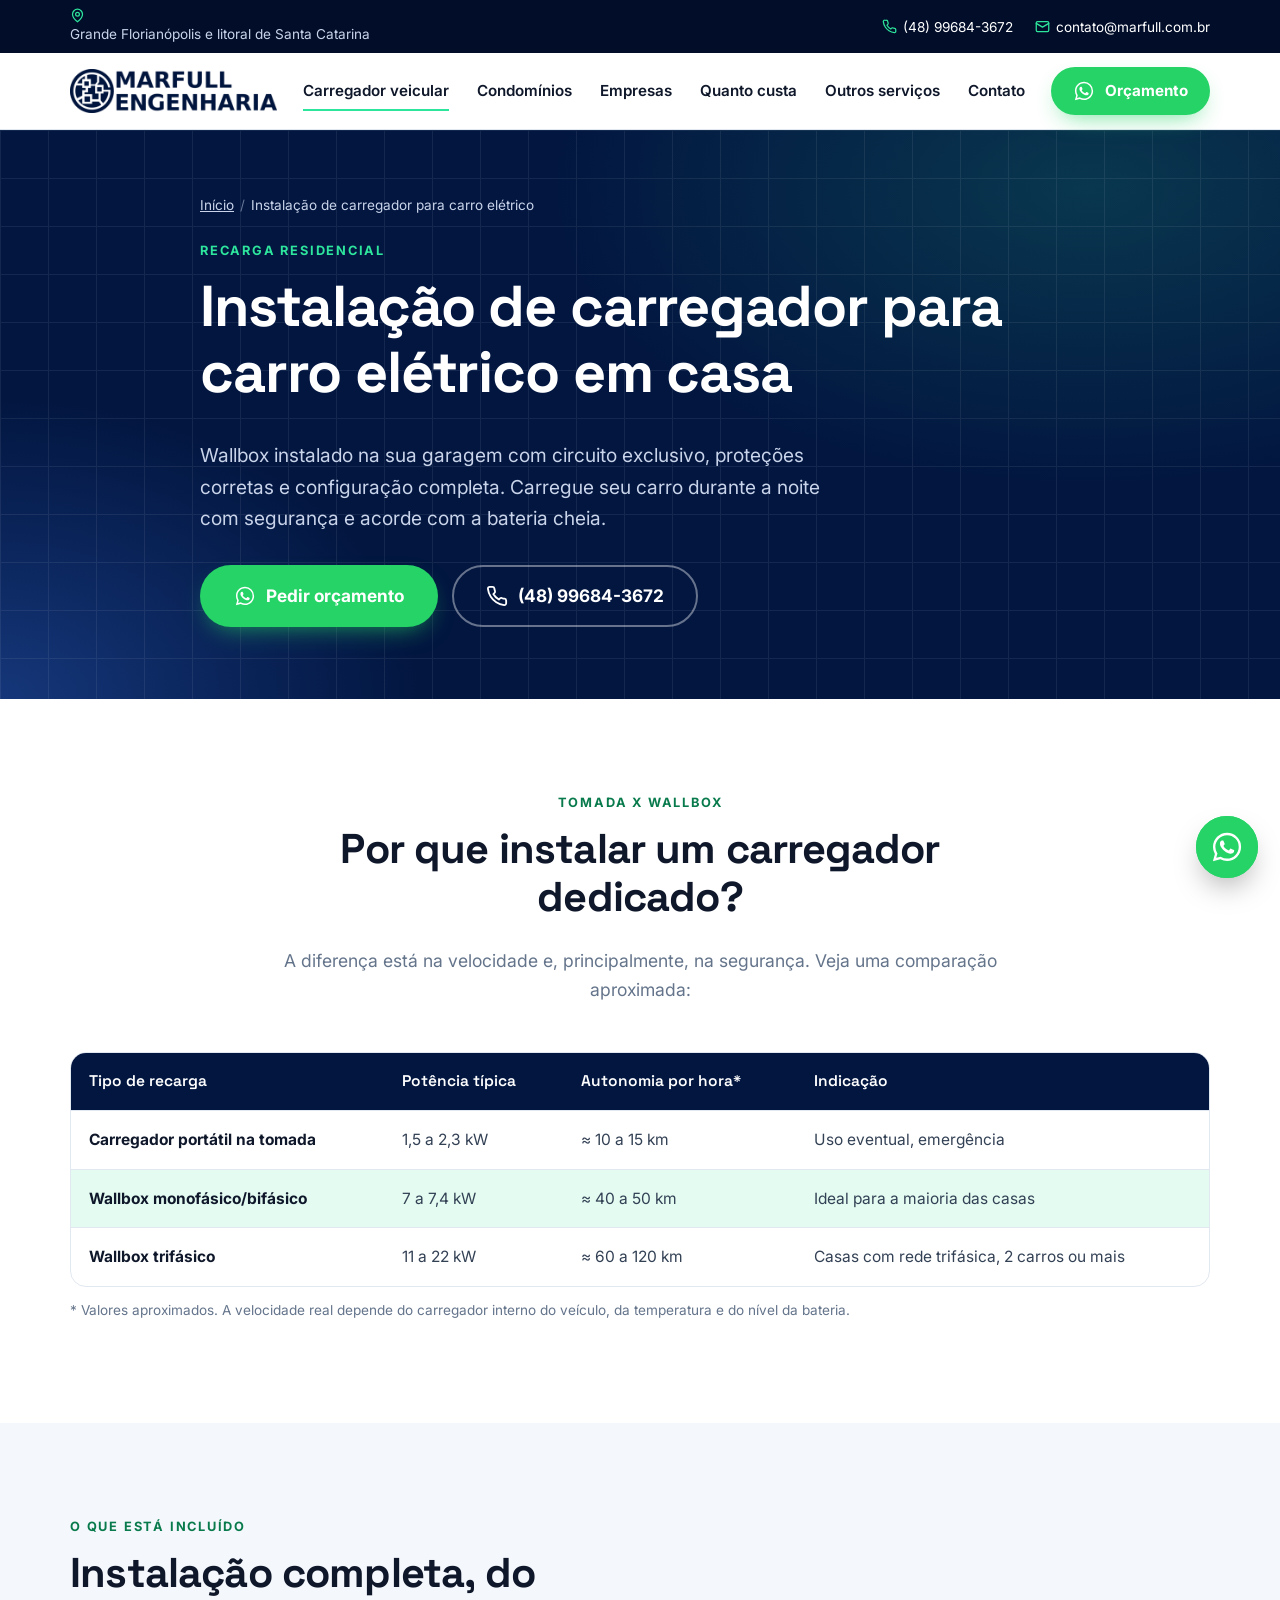
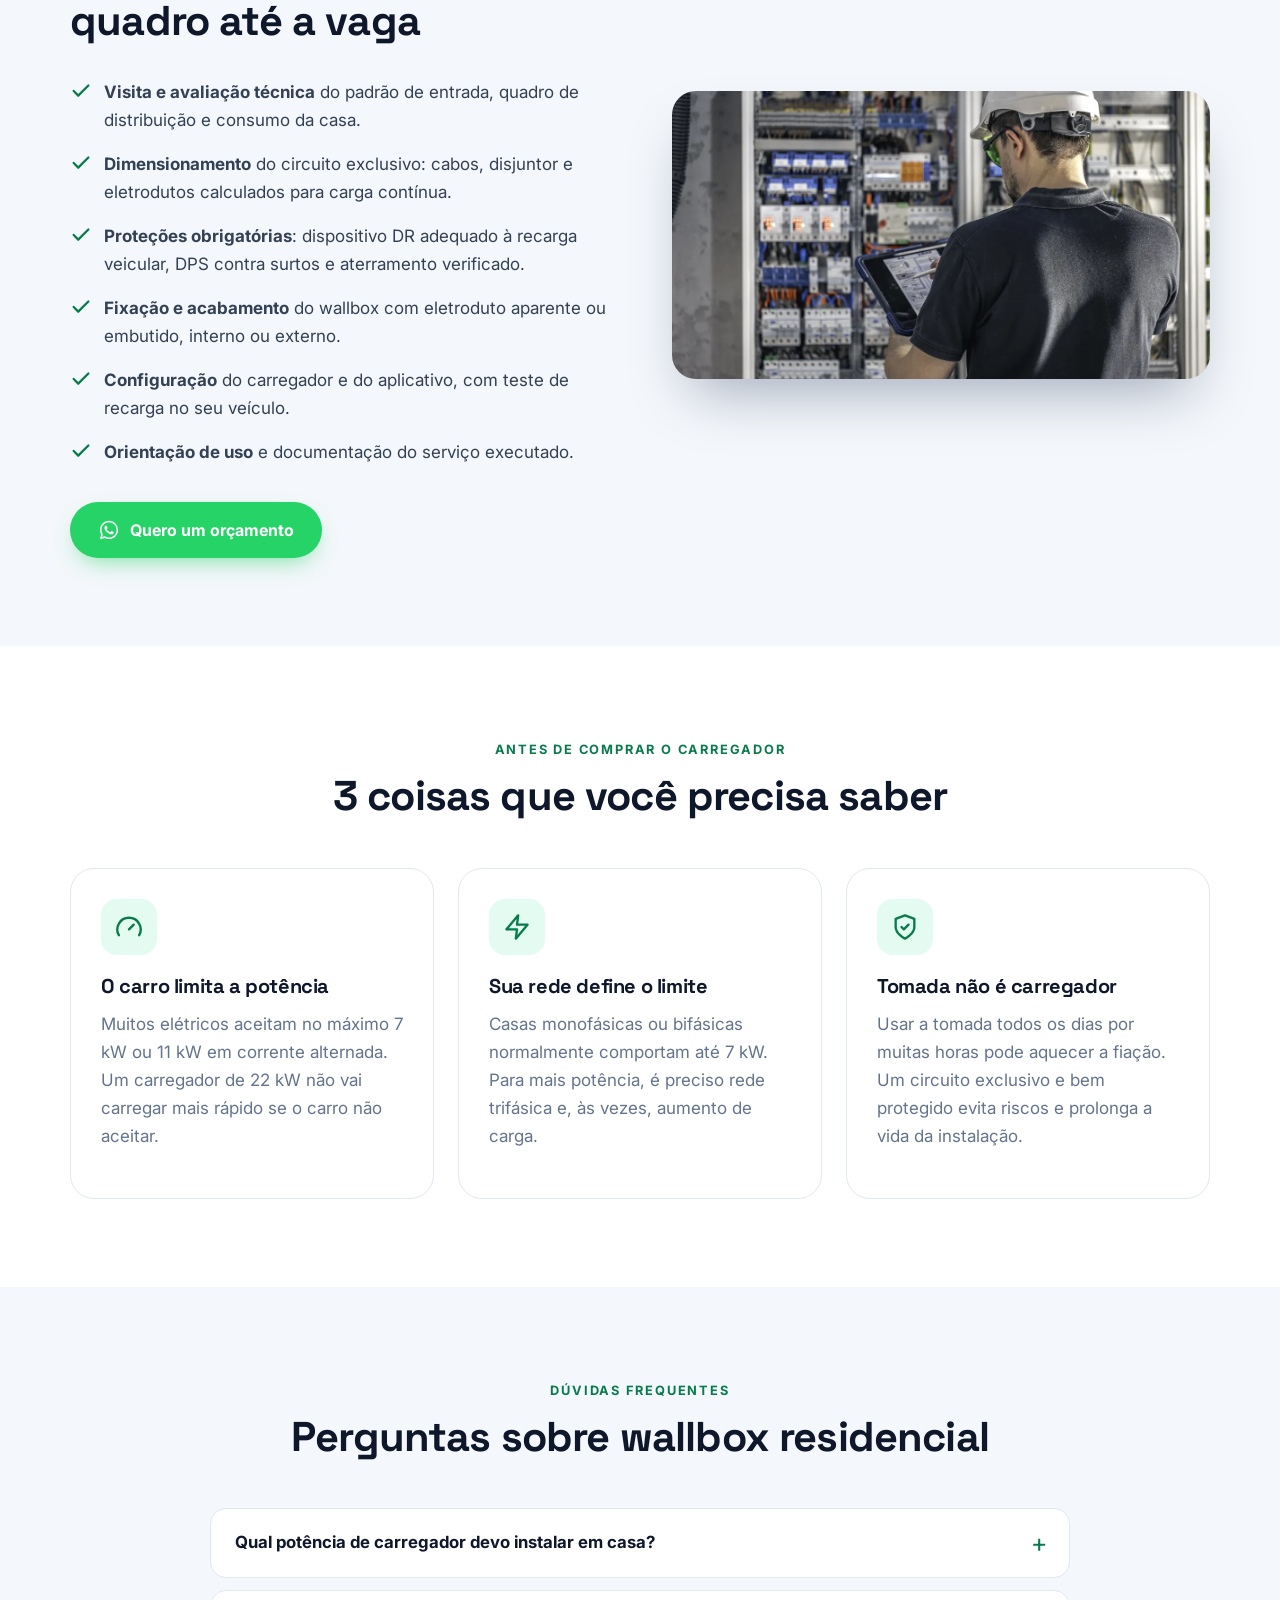
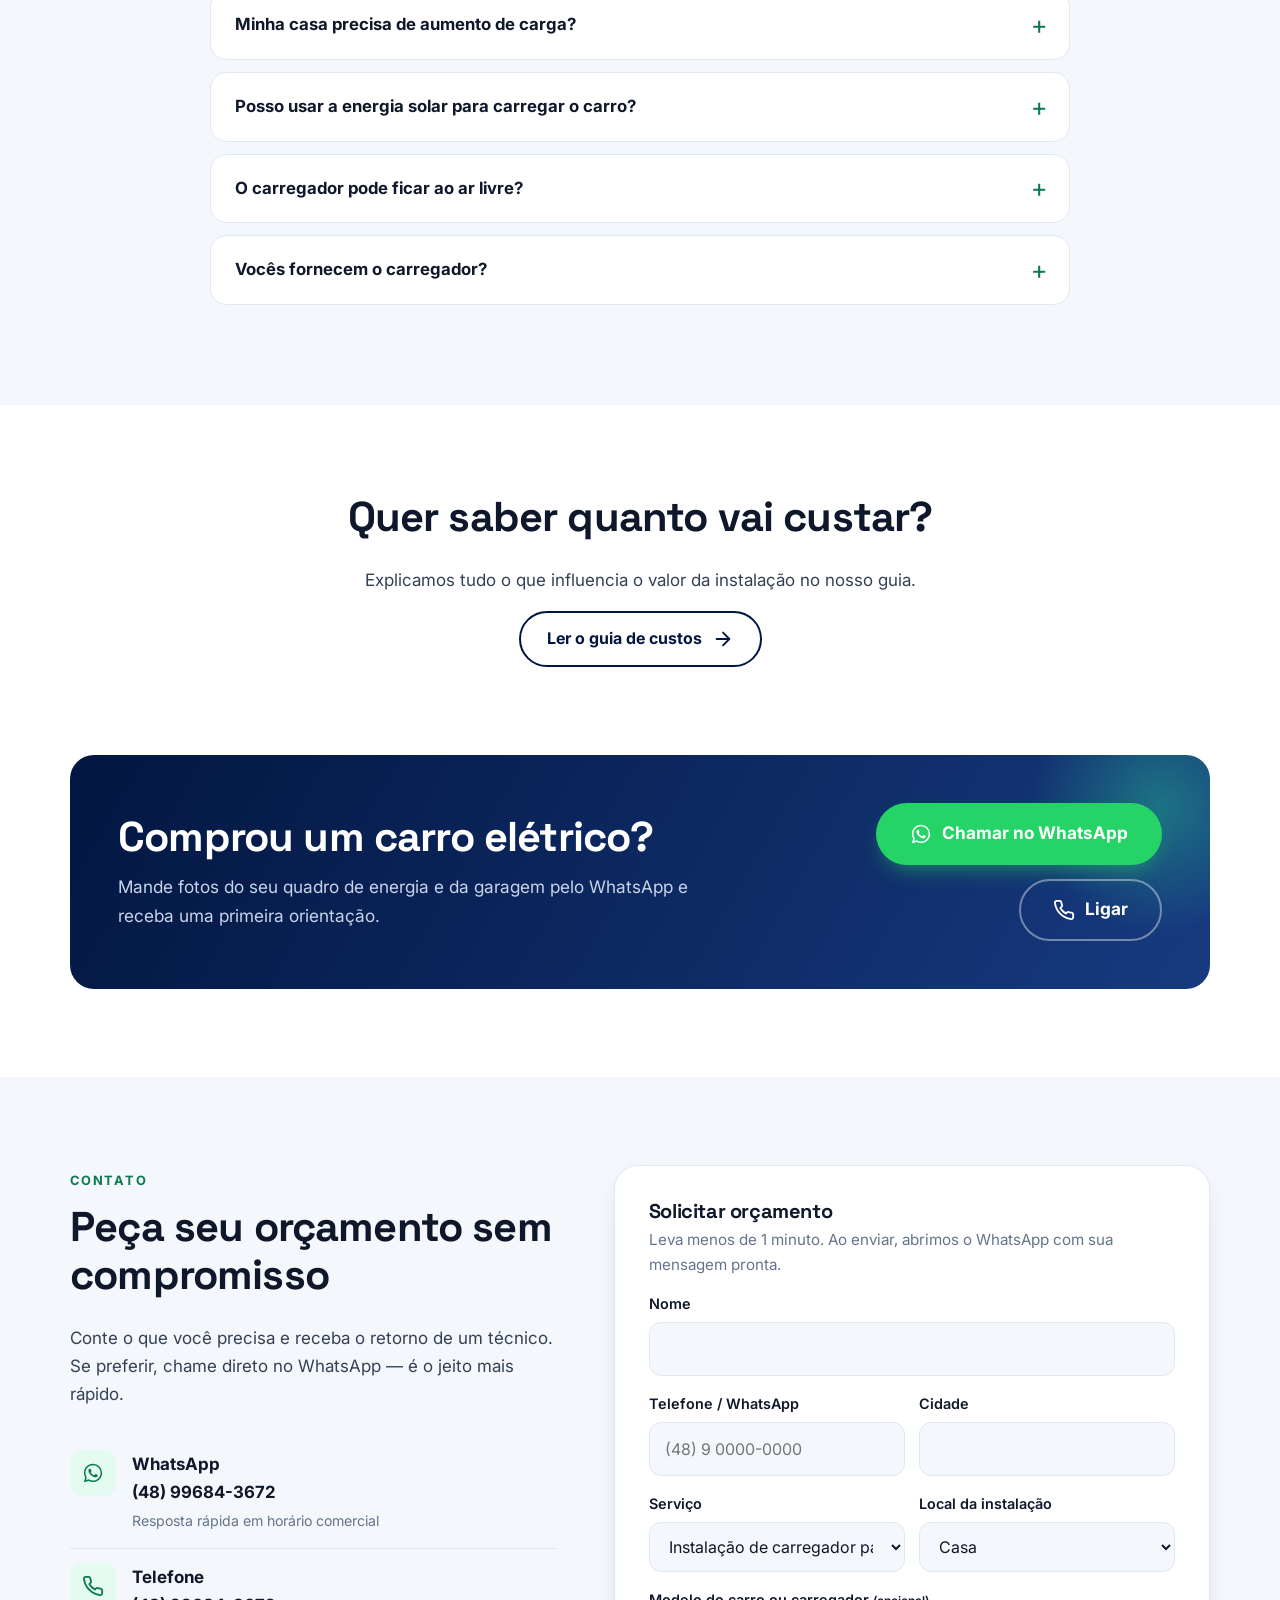
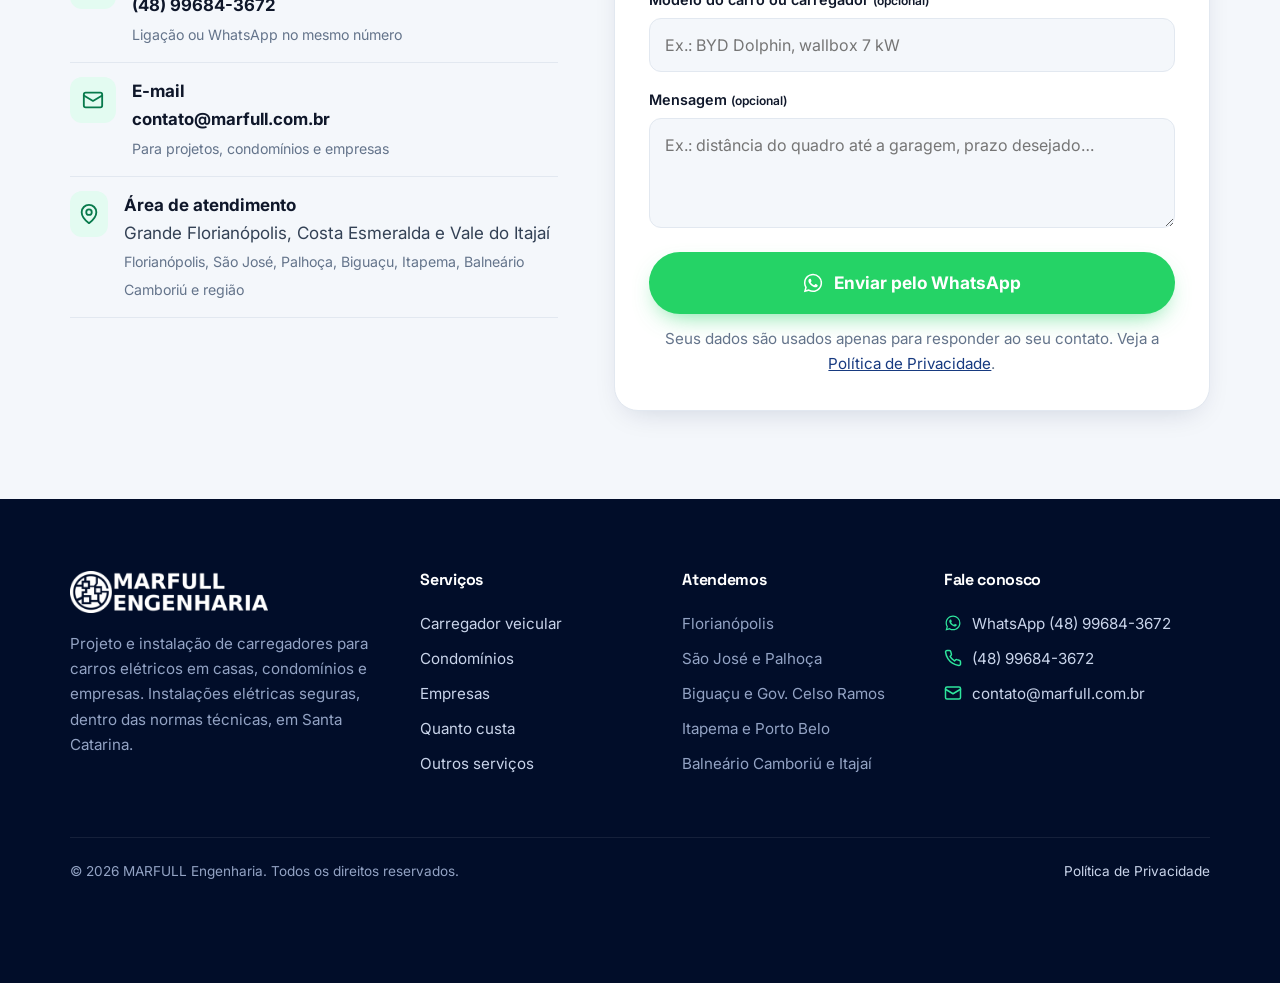
<file: carregador-carro-eletrico.html>
<!DOCTYPE html>
<html lang="pt-BR">
<head>
  <meta charset="UTF-8">
  <meta name="viewport" content="width=device-width, initial-scale=1">
  <title>Instalação de Carregador para Carro Elétrico (Wallbox) em Casa | MARFULL</title>
  <meta name="description" content="Instalação de carregador para carro elétrico (wallbox) em casa, com avaliação da rede, circuito exclusivo e proteções conforme NBR 17019. Atendemos Florianópolis, Itapema, Balneário Camboriú e região.">
  <meta name="robots" content="index, follow, max-image-preview:large">
  <link rel="canonical" href="https://marfull.com.br/carregador-carro-eletrico.html">
  <meta name="theme-color" content="#021640">
  <meta name="geo.region" content="BR-SC">

  <meta property="og:type" content="website">
  <meta property="og:locale" content="pt_BR">
  <meta property="og:site_name" content="MARFULL Engenharia">
  <meta property="og:title" content="Instalação de Carregador para Carro Elétrico (Wallbox) em Casa | MARFULL">
  <meta property="og:description" content="Instalação de carregador para carro elétrico (wallbox) em casa, com avaliação da rede, circuito exclusivo e proteções conforme NBR 17019. Atendemos Florianópolis, Itapema, Balneário Camboriú e região.">
  <meta property="og:url" content="https://marfull.com.br/carregador-carro-eletrico.html">
  <meta property="og:image" content="https://marfull.com.br/assets/img/og-marfull.jpg">
  <meta property="og:image:width" content="1200">
  <meta property="og:image:height" content="630">
  <meta name="twitter:card" content="summary_large_image">

  <link rel="icon" href="favicon.ico" sizes="any">
  <link rel="icon" type="image/png" href="assets/img/icon-192.png">
  <link rel="apple-touch-icon" href="assets/img/apple-touch-icon.png">
  <link rel="manifest" href="site.webmanifest">

  <link rel="preconnect" href="https://fonts.googleapis.com">
  <link rel="preconnect" href="https://fonts.gstatic.com" crossorigin>
  <link href="https://fonts.googleapis.com/css2?family=Inter:wght@400;500;600;700&family=Space+Grotesk:wght@500;600;700&display=swap" rel="stylesheet">
  <link rel="stylesheet" href="assets/css/style.css">

  <!-- Google Analytics 4: substitua G-XXXXXXXXXX pelo seu ID e remova os comentários para ativar.
  <script async src="https://www.googletagmanager.com/gtag/js?id=G-XXXXXXXXXX"></script>
  <script>window.dataLayer=window.dataLayer||[];function gtag(){dataLayer.push(arguments);}gtag('js',new Date());gtag('config','G-XXXXXXXXXX');</script>
  -->

  <script type="application/ld+json">{"@context": "https://schema.org", "@type": "Electrician", "@id": "https://marfull.com.br/#empresa", "name": "MARFULL Engenharia", "alternateName": "MARFULL Automação e Engenharia", "url": "https://marfull.com.br/", "logo": "https://marfull.com.br/assets/img/icon-512.png", "image": "https://marfull.com.br/assets/img/og-marfull.jpg", "telephone": "+55-48-99684-3672", "email": "contato@marfull.com.br", "description": "Projeto e instalação de carregadores para carros elétricos (wallbox) em casas, condomínios e empresas, além de serviços elétricos residenciais e automação na Grande Florianópolis e litoral de Santa Catarina.", "address": {"@type": "PostalAddress", "addressRegion": "SC", "addressCountry": "BR"}, "areaServed": [{"@type": "City", "name": "Florianópolis, SC"}, {"@type": "City", "name": "São José, SC"}, {"@type": "City", "name": "Palhoça, SC"}, {"@type": "City", "name": "Biguaçu, SC"}, {"@type": "City", "name": "Governador Celso Ramos, SC"}, {"@type": "City", "name": "Tijucas, SC"}, {"@type": "City", "name": "Porto Belo, SC"}, {"@type": "City", "name": "Bombinhas, SC"}, {"@type": "City", "name": "Itapema, SC"}, {"@type": "City", "name": "Balneário Camboriú, SC"}, {"@type": "City", "name": "Camboriú, SC"}, {"@type": "City", "name": "Itajaí, SC"}, {"@type": "City", "name": "Navegantes, SC"}], "knowsAbout": ["Instalação de carregador de carro elétrico", "Wallbox", "Recarga de veículos elétricos", "ABNT NBR 17019", "ABNT NBR 5410", "Projeto elétrico", "Instalações elétricas residenciais", "Automação industrial", "Internet das Coisas"], "contactPoint": {"@type": "ContactPoint", "telephone": "+55-48-99684-3672", "contactType": "customer service", "availableLanguage": "Portuguese", "areaServed": "BR"}}</script>
  <script type="application/ld+json">{"@context": "https://schema.org", "@type": "Service", "name": "Instalação de carregador para carro elétrico", "serviceType": "Instalação de carregador veicular", "description": "Instalação de carregador para carro elétrico (wallbox) em casa, com avaliação da rede, circuito exclusivo e proteções conforme NBR 17019. Atendemos Florianópolis, Itapema, Balneário Camboriú e região.", "url": "https://marfull.com.br/carregador-carro-eletrico.html", "provider": {"@id": "https://marfull.com.br/#empresa"}, "areaServed": [{"@type": "City", "name": "Florianópolis, SC"}, {"@type": "City", "name": "São José, SC"}, {"@type": "City", "name": "Palhoça, SC"}, {"@type": "City", "name": "Biguaçu, SC"}, {"@type": "City", "name": "Governador Celso Ramos, SC"}, {"@type": "City", "name": "Tijucas, SC"}, {"@type": "City", "name": "Porto Belo, SC"}, {"@type": "City", "name": "Bombinhas, SC"}, {"@type": "City", "name": "Itapema, SC"}, {"@type": "City", "name": "Balneário Camboriú, SC"}, {"@type": "City", "name": "Camboriú, SC"}, {"@type": "City", "name": "Itajaí, SC"}, {"@type": "City", "name": "Navegantes, SC"}]}</script>
  <script type="application/ld+json">{"@context": "https://schema.org", "@type": "FAQPage", "mainEntity": [{"@type": "Question", "name": "Qual potência de carregador devo instalar em casa?", "acceptedAnswer": {"@type": "Answer", "text": "Para a maioria das casas, um wallbox de 7 kW (monofásico/bifásico) atende muito bem e recarrega um carro elétrico de uma noite para o dia. Carregadores de 11 kW ou 22 kW exigem rede trifásica e só fazem diferença se o carregador interno do seu carro aceitar essa potência. Avaliamos os dois lados antes de indicar."}}, {"@type": "Question", "name": "Minha casa precisa de aumento de carga?", "acceptedAnswer": {"@type": "Answer", "text": "Nem sempre. Analisamos o padrão de entrada, o disjuntor geral e o consumo atual da casa. Se for necessário, cuidamos do projeto e da solicitação de aumento de carga junto à concessionária (Celesc)."}}, {"@type": "Question", "name": "Posso usar a energia solar para carregar o carro?", "acceptedAnswer": {"@type": "Answer", "text": "Sim. Se você já tem ou pretende instalar energia solar, o carro pode aproveitar os créditos gerados. Alguns carregadores também permitem programar a recarga para os horários de maior geração."}}, {"@type": "Question", "name": "O carregador pode ficar ao ar livre?", "acceptedAnswer": {"@type": "Answer", "text": "Pode, desde que o equipamento tenha grau de proteção adequado (IP54 ou superior) e a instalação seja feita com eletrodutos, caixas e conexões próprios para área externa."}}, {"@type": "Question", "name": "Vocês fornecem o carregador?", "acceptedAnswer": {"@type": "Answer", "text": "Podemos instalar o carregador que você já tem ou indicar e fornecer um modelo adequado ao seu carro e à sua rede elétrica."}}]}</script>
  <script type="application/ld+json">{"@context": "https://schema.org", "@type": "BreadcrumbList", "itemListElement": [{"@type": "ListItem", "position": 1, "name": "Início", "item": "https://marfull.com.br/"}, {"@type": "ListItem", "position": 2, "name": "Instalação de carregador para carro elétrico", "item": "https://marfull.com.br/carregador-carro-eletrico.html"}]}</script>
</head>
<body>
  <a class="skip-link" href="#conteudo">Pular para o conteúdo</a>

  <div class="topbar">
    <div class="container">
      <span class="topbar__area"><svg class="icon" aria-hidden="true"><use href="assets/img/icons.svg#i-pin"></use></svg> Grande Florianópolis e litoral de Santa Catarina</span>
      <div class="topbar__links">
        <a href="tel:+5548996843672"><svg class="icon" aria-hidden="true"><use href="assets/img/icons.svg#i-phone"></use></svg> (48) 99684-3672</a>
        <a href="mailto:contato@marfull.com.br"><svg class="icon" aria-hidden="true"><use href="assets/img/icons.svg#i-mail"></use></svg> contato@marfull.com.br</a>
      </div>
    </div>
  </div>

  <header class="header">
    <div class="container">
      <a class="brand" href="./" aria-label="MARFULL Engenharia — página inicial">
        <img src="assets/img/logo-marfull.png" alt="MARFULL Engenharia" width="240" height="51">
      </a>
      <nav class="nav" id="menu" aria-label="Menu principal">
        <a href="carregador-carro-eletrico.html" aria-current="page">Carregador veicular</a>
        <a href="carregador-carro-eletrico-condominio.html">Condomínios</a>
        <a href="carregador-carro-eletrico-empresas.html">Empresas</a>
        <a href="quanto-custa-instalar-carregador-carro-eletrico.html">Quanto custa</a>
        <a href="servicos-eletricos.html">Outros serviços</a>
        <a href="#contato">Contato</a>
      </nav>
      <div class="header__cta">
        <a class="btn btn--wa" href="https://wa.me/554896843672?text=Ol%C3%A1%21%20Vim%20pelo%20site%20e%20gostaria%20de%20um%20or%C3%A7amento." target="_blank" rel="noopener" data-origem="cabecalho"><svg class="icon" aria-hidden="true"><use href="assets/img/icons.svg#i-whatsapp"></use></svg><span>Orçamento</span></a>
        <button class="menu-toggle" aria-controls="menu" aria-expanded="false" aria-label="Abrir menu"><svg class="icon" aria-hidden="true"><use href="assets/img/icons.svg#i-menu"></use></svg></button>
      </div>
    </div>
  </header>

  <main id="conteudo">

    <section class="hero hero--page" aria-labelledby="hero-titulo">
      <div class="container">
        <div>
          <nav class="breadcrumb" aria-label="Você está em"><ol><li><a href="./">Início</a></li><li aria-current="page">Instalação de carregador para carro elétrico</li></ol></nav>
          <span class="eyebrow">Recarga residencial</span>
          <h1 id="hero-titulo">Instalação de carregador para carro elétrico em casa</h1>
          <p class="hero__lead">Wallbox instalado na sua garagem com circuito exclusivo, proteções corretas e configuração completa. Carregue seu carro durante a noite com segurança e acorde com a bateria cheia.</p>
          <div class="btn-row">
            <a class="btn btn--wa btn--lg" href="https://wa.me/554896843672?text=Ol%C3%A1%21%20Quero%20instalar%20um%20carregador%20de%20carro%20el%C3%A9trico%20na%20minha%20casa." target="_blank" rel="noopener" data-origem="hero-residencial"><svg class="icon" aria-hidden="true"><use href="assets/img/icons.svg#i-whatsapp"></use></svg> Pedir orçamento</a>
            <a class="btn btn--ghost btn--lg" href="tel:+5548996843672"><svg class="icon" aria-hidden="true"><use href="assets/img/icons.svg#i-phone"></use></svg> (48) 99684-3672</a>
          </div>
        </div>
      </div>
    </section>


    <section class="section" aria-labelledby="tipos-titulo">
      <div class="container">
        <div class="section-head">
          <span class="eyebrow">Tomada x wallbox</span>
          <h2 id="tipos-titulo">Por que instalar um carregador dedicado?</h2>
          <p>A diferença está na velocidade e, principalmente, na segurança. Veja uma comparação aproximada:</p>
        </div>
        <div class="table-wrap">
          <table>
            <thead><tr><th>Tipo de recarga</th><th>Potência típica</th><th>Autonomia por hora*</th><th>Indicação</th></tr></thead>
            <tbody>
              <tr><td><strong>Carregador portátil na tomada</strong></td><td>1,5 a 2,3 kW</td><td>≈ 10 a 15 km</td><td>Uso eventual, emergência</td></tr>
              <tr class="is-highlight"><td><strong>Wallbox monofásico/bifásico</strong></td><td>7 a 7,4 kW</td><td>≈ 40 a 50 km</td><td>Ideal para a maioria das casas</td></tr>
              <tr><td><strong>Wallbox trifásico</strong></td><td>11 a 22 kW</td><td>≈ 60 a 120 km</td><td>Casas com rede trifásica, 2 carros ou mais</td></tr>
            </tbody>
          </table>
        </div>
        <p style="font-size:.85rem;color:var(--muted);margin-top:12px">* Valores aproximados. A velocidade real depende do carregador interno do veículo, da temperatura e do nível da bateria.</p>
      </div>
    </section>

    <section class="section section--alt" aria-labelledby="inclui-titulo">
      <div class="container split">
        <div>
          <span class="eyebrow">O que está incluído</span>
          <h2 id="inclui-titulo">Instalação completa, do quadro até a vaga</h2>
          <ul class="checklist">
            <li><svg class="icon" aria-hidden="true"><use href="assets/img/icons.svg#i-check"></use></svg><span><strong>Visita e avaliação técnica</strong> do padrão de entrada, quadro de distribuição e consumo da casa.</span></li>
            <li><svg class="icon" aria-hidden="true"><use href="assets/img/icons.svg#i-check"></use></svg><span><strong>Dimensionamento</strong> do circuito exclusivo: cabos, disjuntor e eletrodutos calculados para carga contínua.</span></li>
            <li><svg class="icon" aria-hidden="true"><use href="assets/img/icons.svg#i-check"></use></svg><span><strong>Proteções obrigatórias</strong>: dispositivo DR adequado à recarga veicular, DPS contra surtos e aterramento verificado.</span></li>
            <li><svg class="icon" aria-hidden="true"><use href="assets/img/icons.svg#i-check"></use></svg><span><strong>Fixação e acabamento</strong> do wallbox com eletroduto aparente ou embutido, interno ou externo.</span></li>
            <li><svg class="icon" aria-hidden="true"><use href="assets/img/icons.svg#i-check"></use></svg><span><strong>Configuração</strong> do carregador e do aplicativo, com teste de recarga no seu veículo.</span></li>
            <li><svg class="icon" aria-hidden="true"><use href="assets/img/icons.svg#i-check"></use></svg><span><strong>Orientação de uso</strong> e documentação do serviço executado.</span></li>
          </ul>
          <a class="btn btn--wa" href="https://wa.me/554896843672?text=Ol%C3%A1%21%20Quero%20um%20or%C3%A7amento%20para%20instala%C3%A7%C3%A3o%20de%20wallbox%20em%20casa." target="_blank" rel="noopener" data-origem="inclui-residencial"><svg class="icon" aria-hidden="true"><use href="assets/img/icons.svg#i-whatsapp"></use></svg> Quero um orçamento</a>
        </div>
        <div>
          <picture>
            <source srcset="assets/img/eletricista-quadro.webp" type="image/webp">
            <img src="assets/img/eletricista-quadro.jpg" alt="Técnico instalando proteções no quadro elétrico para circuito de carregador veicular" width="1200" height="643" loading="lazy">
          </picture>
        </div>
      </div>
    </section>

    <section class="section" aria-labelledby="dicas-titulo">
      <div class="container">
        <div class="section-head">
          <span class="eyebrow">Antes de comprar o carregador</span>
          <h2 id="dicas-titulo">3 coisas que você precisa saber</h2>
        </div>
        <div class="grid grid--3">
          <article class="card">
            <div class="card__icon"><svg class="icon" aria-hidden="true"><use href="assets/img/icons.svg#i-gauge"></use></svg></div>
            <h3>O carro limita a potência</h3>
            <p>Muitos elétricos aceitam no máximo 7 kW ou 11 kW em corrente alternada. Um carregador de 22 kW não vai carregar mais rápido se o carro não aceitar.</p>
          </article>
          <article class="card">
            <div class="card__icon"><svg class="icon" aria-hidden="true"><use href="assets/img/icons.svg#i-bolt"></use></svg></div>
            <h3>Sua rede define o limite</h3>
            <p>Casas monofásicas ou bifásicas normalmente comportam até 7 kW. Para mais potência, é preciso rede trifásica e, às vezes, aumento de carga.</p>
          </article>
          <article class="card">
            <div class="card__icon"><svg class="icon" aria-hidden="true"><use href="assets/img/icons.svg#i-shield"></use></svg></div>
            <h3>Tomada não é carregador</h3>
            <p>Usar a tomada todos os dias por muitas horas pode aquecer a fiação. Um circuito exclusivo e bem protegido evita riscos e prolonga a vida da instalação.</p>
          </article>
        </div>
      </div>
    </section>

    <section class="section section--alt" aria-labelledby="faq-titulo">
      <div class="container">
        <div class="section-head">
          <span class="eyebrow">Dúvidas frequentes</span>
          <h2 id="faq-titulo">Perguntas sobre wallbox residencial</h2>
        </div>
        <div class="faq">
        <details>
          <summary>Qual potência de carregador devo instalar em casa?</summary>
          <div class="faq__body"><p>Para a maioria das casas, um wallbox de <strong>7 kW (monofásico/bifásico)</strong> atende muito bem e recarrega um carro elétrico de uma noite para o dia. Carregadores de 11 kW ou 22 kW exigem rede trifásica e só fazem diferença se o carregador interno do seu carro aceitar essa potência. Avaliamos os dois lados antes de indicar.</p></div>
        </details>
        <details>
          <summary>Minha casa precisa de aumento de carga?</summary>
          <div class="faq__body"><p>Nem sempre. Analisamos o padrão de entrada, o disjuntor geral e o consumo atual da casa. Se for necessário, cuidamos do projeto e da solicitação de aumento de carga junto à concessionária (Celesc).</p></div>
        </details>
        <details>
          <summary>Posso usar a energia solar para carregar o carro?</summary>
          <div class="faq__body"><p>Sim. Se você já tem ou pretende instalar energia solar, o carro pode aproveitar os créditos gerados. Alguns carregadores também permitem programar a recarga para os horários de maior geração.</p></div>
        </details>
        <details>
          <summary>O carregador pode ficar ao ar livre?</summary>
          <div class="faq__body"><p>Pode, desde que o equipamento tenha grau de proteção adequado (IP54 ou superior) e a instalação seja feita com eletrodutos, caixas e conexões próprios para área externa.</p></div>
        </details>
        <details>
          <summary>Vocês fornecem o carregador?</summary>
          <div class="faq__body"><p>Podemos instalar o carregador que você já tem ou indicar e fornecer um modelo adequado ao seu carro e à sua rede elétrica.</p></div>
        </details>
        </div>
      </div>
    </section>

    <section class="section">
      <div class="container" style="text-align:center;max-width:760px">
        <h2>Quer saber quanto vai custar?</h2>
        <p>Explicamos tudo o que influencia o valor da instalação no nosso guia.</p>
        <a class="btn btn--outline" href="quanto-custa-instalar-carregador-carro-eletrico.html">Ler o guia de custos <svg class="icon" aria-hidden="true"><use href="assets/img/icons.svg#i-arrow"></use></svg></a>
      </div>
    </section>

  <section class="section" style="padding-top:0">
    <div class="container">
      <div class="cta-band">
        <div>
          <h2>Comprou um carro elétrico?</h2>
          <p>Mande fotos do seu quadro de energia e da garagem pelo WhatsApp e receba uma primeira orientação.</p>
        </div>
        <div class="btn-row">
          <a class="btn btn--wa btn--lg" href="https://wa.me/554896843672?text=Ol%C3%A1%21%20Comprei%20um%20carro%20el%C3%A9trico%20e%20quero%20instalar%20o%20carregador%20em%20casa.%20Posso%20mandar%20fotos%20do%20quadro%3F" target="_blank" rel="noopener" data-origem="faixa-cta"><svg class="icon" aria-hidden="true"><use href="assets/img/icons.svg#i-whatsapp"></use></svg> Chamar no WhatsApp</a>
          <a class="btn btn--ghost btn--lg" href="tel:+5548996843672"><svg class="icon" aria-hidden="true"><use href="assets/img/icons.svg#i-phone"></use></svg> Ligar</a>
        </div>
      </div>
    </div>
  </section>


  <section class="section section--alt" id="contato" aria-labelledby="contato-titulo">
    <div class="container contact">
      <div>
        <span class="eyebrow">Contato</span>
        <h2 id="contato-titulo">Peça seu orçamento sem compromisso</h2>
        <p>Conte o que você precisa e receba o retorno de um técnico. Se preferir, chame direto no WhatsApp — é o jeito mais rápido.</p>
        <ul class="contact-list">
          <li>
            <span class="card__icon"><svg class="icon" aria-hidden="true"><use href="assets/img/icons.svg#i-whatsapp"></use></svg></span>
            <div><strong>WhatsApp</strong><a href="https://wa.me/554896843672?text=Ol%C3%A1%21%20Vim%20pelo%20site%20e%20gostaria%20de%20um%20or%C3%A7amento." target="_blank" rel="noopener" data-origem="contato">(48) 99684-3672</a><br><small>Resposta rápida em horário comercial</small></div>
          </li>
          <li>
            <span class="card__icon"><svg class="icon" aria-hidden="true"><use href="assets/img/icons.svg#i-phone"></use></svg></span>
            <div><strong>Telefone</strong><a href="tel:+5548996843672">(48) 99684-3672</a><br><small>Ligação ou WhatsApp no mesmo número</small></div>
          </li>
          <li>
            <span class="card__icon"><svg class="icon" aria-hidden="true"><use href="assets/img/icons.svg#i-mail"></use></svg></span>
            <div><strong>E-mail</strong><a href="mailto:contato@marfull.com.br">contato@marfull.com.br</a><br><small>Para projetos, condomínios e empresas</small></div>
          </li>
          <li>
            <span class="card__icon"><svg class="icon" aria-hidden="true"><use href="assets/img/icons.svg#i-pin"></use></svg></span>
            <div><strong>Área de atendimento</strong>Grande Florianópolis, Costa Esmeralda e Vale do Itajaí<br><small>Florianópolis, São José, Palhoça, Biguaçu, Itapema, Balneário Camboriú e região</small></div>
          </li>
        </ul>
      </div>

      <form class="form" id="form-orcamento">
        <h3>Solicitar orçamento</h3>
        <p>Leva menos de 1 minuto. Ao enviar, abrimos o WhatsApp com sua mensagem pronta.</p>
        <div class="field">
          <label for="f-nome">Nome</label>
          <input id="f-nome" name="nome" type="text" autocomplete="name" required>
        </div>
        <div class="field-row">
          <div class="field">
            <label for="f-tel">Telefone / WhatsApp</label>
            <input id="f-tel" name="telefone" type="tel" autocomplete="tel" inputmode="tel" placeholder="(48) 9 0000-0000" required>
          </div>
          <div class="field">
            <label for="f-cidade">Cidade</label>
            <input id="f-cidade" name="cidade" type="text" autocomplete="address-level2" list="lista-cidades" required>
            <datalist id="lista-cidades"><option value="Florianópolis"><option value="São José"><option value="Palhoça"><option value="Biguaçu"><option value="Governador Celso Ramos"><option value="Tijucas"><option value="Porto Belo"><option value="Bombinhas"><option value="Itapema"><option value="Balneário Camboriú"><option value="Camboriú"><option value="Itajaí"><option value="Navegantes"></datalist>
          </div>
        </div>
        <div class="field-row">
          <div class="field">
            <label for="f-servico">Serviço</label>
            <select id="f-servico" name="servico">
                <option selected>Instalação de carregador para carro elétrico</option>
                <option>Carregador em condomínio</option>
                <option>Carregadores para empresa / estacionamento</option>
                <option>Projeto elétrico / aumento de carga</option>
                <option>Serviços elétricos residenciais</option>
                <option>Automação / IoT</option>
                <option>Outro</option>
            </select>
          </div>
          <div class="field">
            <label for="f-imovel">Local da instalação</label>
            <select id="f-imovel" name="imovel">
              <option>Casa</option>
              <option>Apartamento / condomínio</option>
              <option>Empresa / comércio</option>
              <option>Indústria</option>
            </select>
          </div>
        </div>
        <div class="field">
          <label for="f-veiculo">Modelo do carro ou carregador <small>(opcional)</small></label>
          <input id="f-veiculo" name="veiculo" type="text" placeholder="Ex.: BYD Dolphin, wallbox 7 kW">
        </div>
        <div class="field">
          <label for="f-msg">Mensagem <small>(opcional)</small></label>
          <textarea id="f-msg" name="mensagem" rows="3" placeholder="Ex.: distância do quadro até a garagem, prazo desejado…"></textarea>
        </div>
        <button class="btn btn--wa btn--lg btn--block" type="submit"><svg class="icon" aria-hidden="true"><use href="assets/img/icons.svg#i-whatsapp"></use></svg> Enviar pelo WhatsApp</button>
        <p class="form__note">Seus dados são usados apenas para responder ao seu contato. Veja a <a href="politica-de-privacidade.html">Política de Privacidade</a>.</p>
      </form>
    </div>
  </section>

  </main>

  <footer class="footer">
    <div class="container">
      <div class="footer__grid">
        <div class="footer__brand">
          <img src="assets/img/logo-marfull-branco.png" alt="MARFULL Engenharia" width="200" height="42" loading="lazy">
          <p>Projeto e instalação de carregadores para carros elétricos em casas, condomínios e empresas. Instalações elétricas seguras, dentro das normas técnicas, em Santa Catarina.</p>
        </div>
        <div>
          <h4>Serviços</h4>
          <ul>
            <li><a href="carregador-carro-eletrico.html">Carregador veicular</a></li>
            <li><a href="carregador-carro-eletrico-condominio.html">Condomínios</a></li>
            <li><a href="carregador-carro-eletrico-empresas.html">Empresas</a></li>
            <li><a href="quanto-custa-instalar-carregador-carro-eletrico.html">Quanto custa</a></li>
            <li><a href="servicos-eletricos.html">Outros serviços</a></li>
          </ul>
        </div>
        <div>
          <h4>Atendemos</h4>
          <ul>
            <li>Florianópolis</li>
            <li>São José e Palhoça</li>
            <li>Biguaçu e Gov. Celso Ramos</li>
            <li>Itapema e Porto Belo</li>
            <li>Balneário Camboriú e Itajaí</li>
          </ul>
        </div>
        <div>
          <h4>Fale conosco</h4>
          <ul class="footer__contact">
            <li><svg class="icon" aria-hidden="true"><use href="assets/img/icons.svg#i-whatsapp"></use></svg><a href="https://wa.me/554896843672?text=Ol%C3%A1%21%20Vim%20pelo%20site%20e%20gostaria%20de%20um%20or%C3%A7amento." target="_blank" rel="noopener" data-origem="rodape">WhatsApp (48) 99684-3672</a></li>
            <li><svg class="icon" aria-hidden="true"><use href="assets/img/icons.svg#i-phone"></use></svg><a href="tel:+5548996843672">(48) 99684-3672</a></li>
            <li><svg class="icon" aria-hidden="true"><use href="assets/img/icons.svg#i-mail"></use></svg><a href="mailto:contato@marfull.com.br">contato@marfull.com.br</a></li>
          </ul>
        </div>
      </div>
      <div class="footer__bottom">
        <span>© <span id="ano">2026</span> MARFULL Engenharia. Todos os direitos reservados.</span>
        <a href="politica-de-privacidade.html">Política de Privacidade</a>
      </div>
    </div>
  </footer>

  <a class="wa-float" href="https://wa.me/554896843672?text=Ol%C3%A1%21%20Vim%20pelo%20site%20e%20gostaria%20de%20um%20or%C3%A7amento." target="_blank" rel="noopener" aria-label="Falar no WhatsApp" data-origem="botao-flutuante"><svg class="icon" aria-hidden="true"><use href="assets/img/icons.svg#i-whatsapp"></use></svg></a>
  <div class="mobile-bar">
    <a class="btn btn--outline" href="tel:+5548996843672" data-origem="barra-movel"><svg class="icon" aria-hidden="true"><use href="assets/img/icons.svg#i-phone"></use></svg> Ligar</a>
    <a class="btn btn--wa" href="https://wa.me/554896843672?text=Ol%C3%A1%21%20Vim%20pelo%20site%20e%20gostaria%20de%20um%20or%C3%A7amento." target="_blank" rel="noopener" data-origem="barra-movel"><svg class="icon" aria-hidden="true"><use href="assets/img/icons.svg#i-whatsapp"></use></svg> WhatsApp</a>
  </div>

  <script src="assets/js/main.js" defer></script>
</body>
</html>
</file>
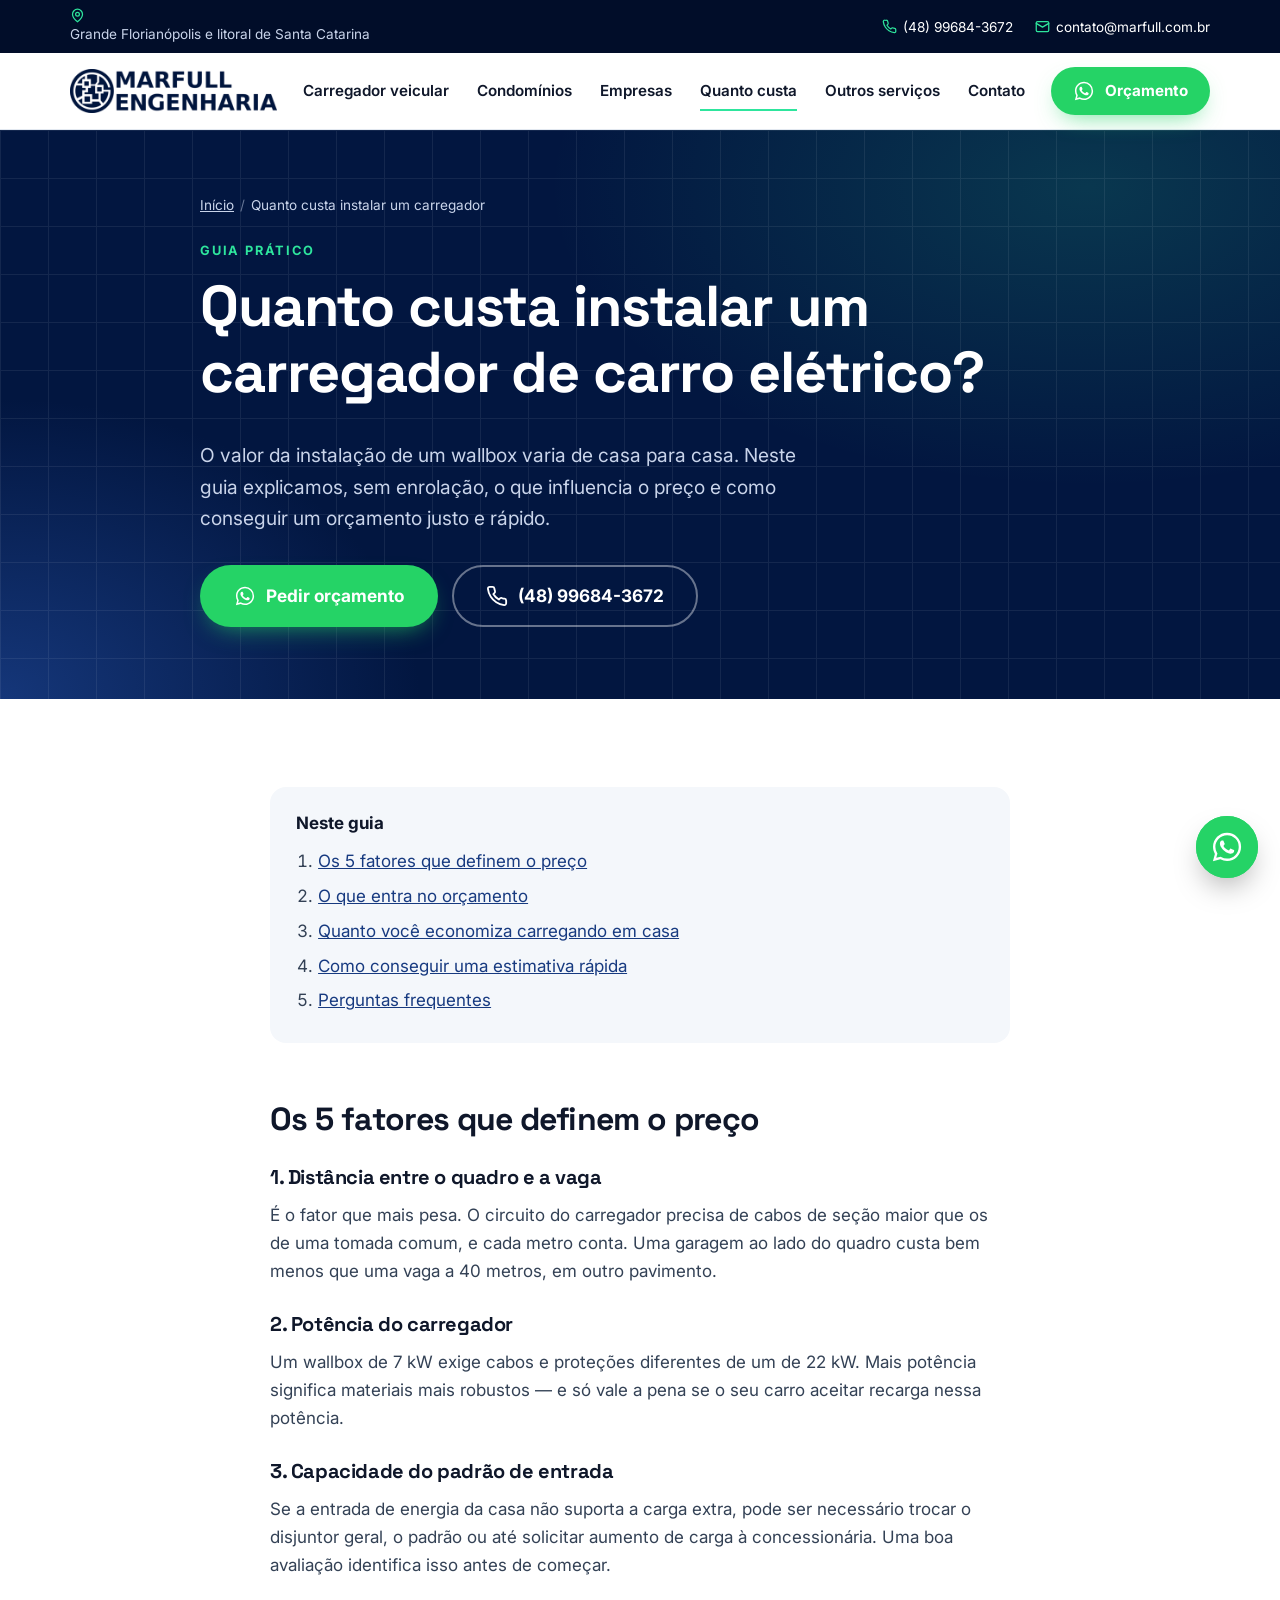
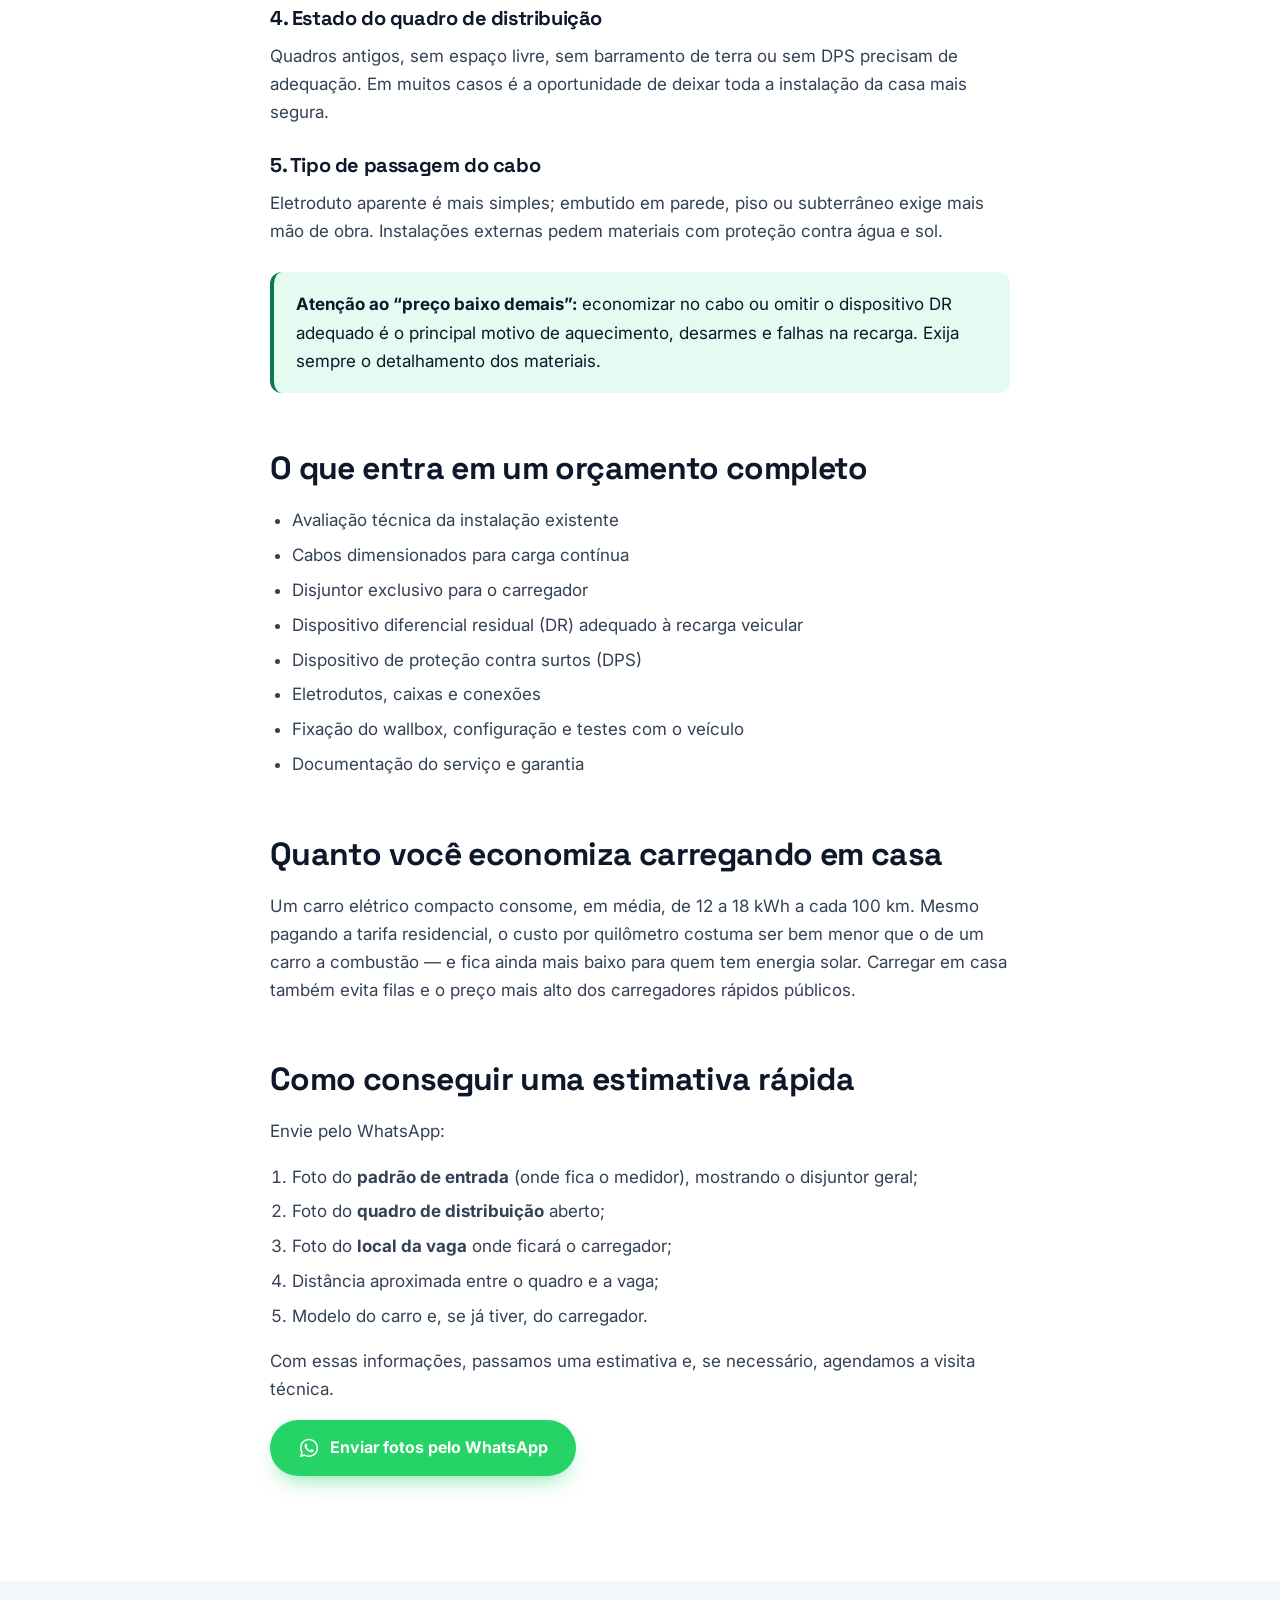
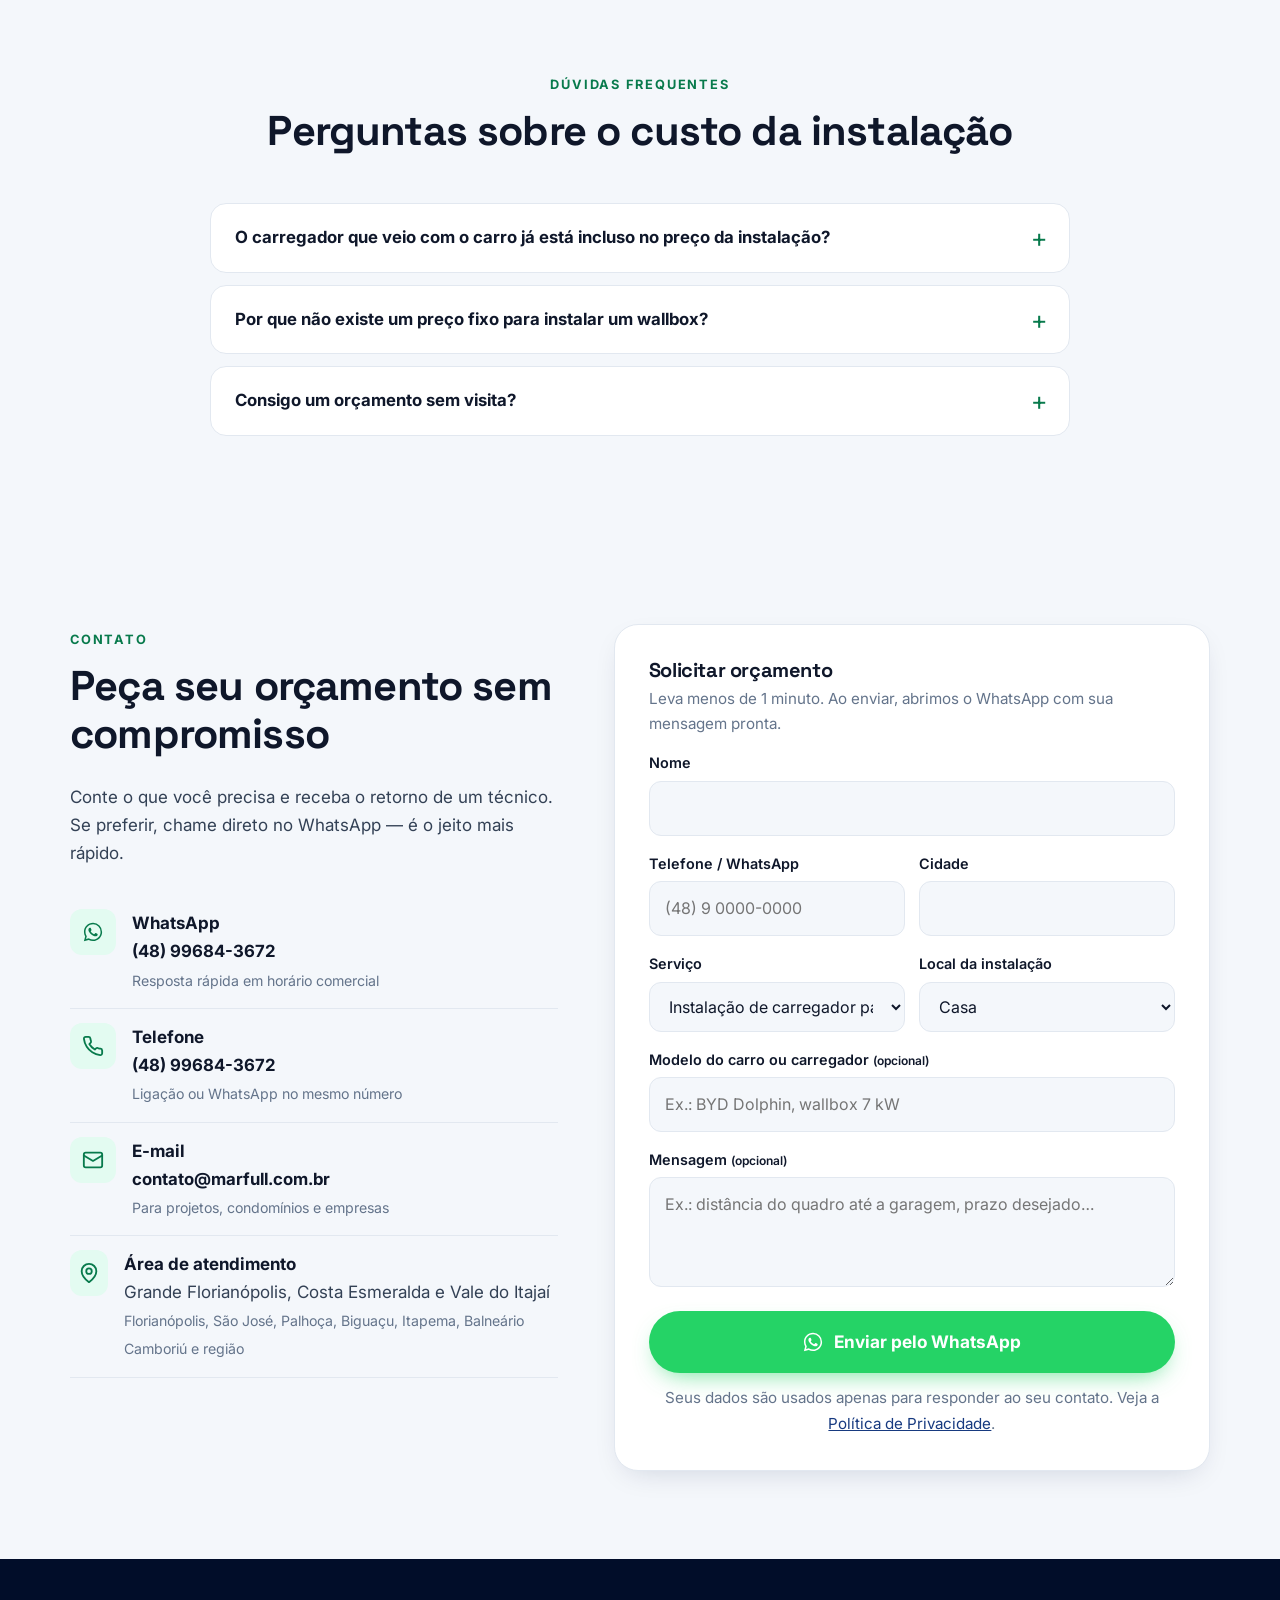
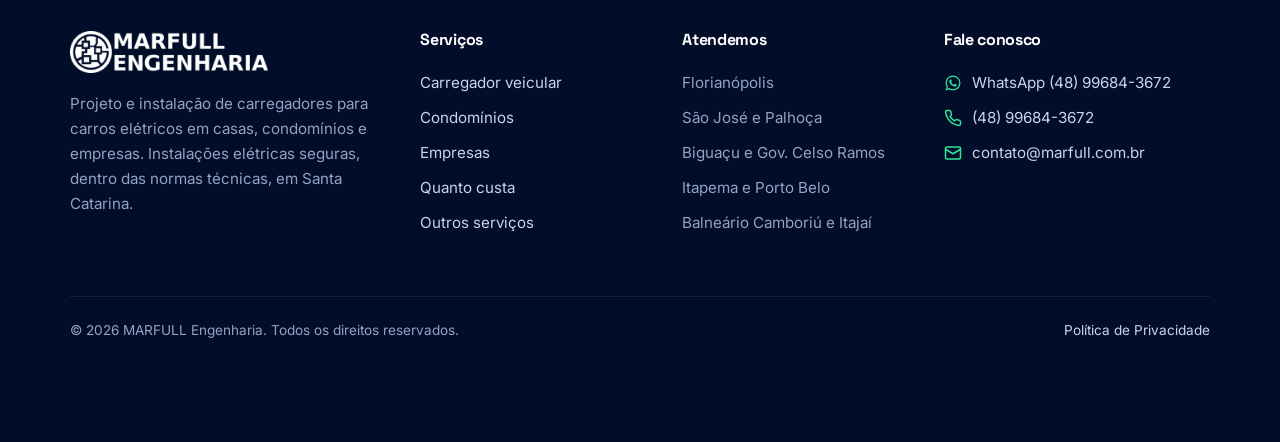
<file: quanto-custa-instalar-carregador-carro-eletrico.html>
<!DOCTYPE html>
<html lang="pt-BR">
<head>
  <meta charset="UTF-8">
  <meta name="viewport" content="width=device-width, initial-scale=1">
  <title>Quanto Custa Instalar Carregador de Carro Elétrico? Guia 2026 | MARFULL</title>
  <meta name="description" content="Entenda o que define o preço da instalação de um carregador de carro elétrico: distância até o quadro, potência do wallbox, padrão de entrada e proteções. Peça uma estimativa pelo WhatsApp.">
  <meta name="robots" content="index, follow, max-image-preview:large">
  <link rel="canonical" href="https://marfull.com.br/quanto-custa-instalar-carregador-carro-eletrico.html">
  <meta name="theme-color" content="#021640">
  <meta name="geo.region" content="BR-SC">

  <meta property="og:type" content="website">
  <meta property="og:locale" content="pt_BR">
  <meta property="og:site_name" content="MARFULL Engenharia">
  <meta property="og:title" content="Quanto Custa Instalar Carregador de Carro Elétrico? Guia 2026 | MARFULL">
  <meta property="og:description" content="Entenda o que define o preço da instalação de um carregador de carro elétrico: distância até o quadro, potência do wallbox, padrão de entrada e proteções. Peça uma estimativa pelo WhatsApp.">
  <meta property="og:url" content="https://marfull.com.br/quanto-custa-instalar-carregador-carro-eletrico.html">
  <meta property="og:image" content="https://marfull.com.br/assets/img/og-marfull.jpg">
  <meta property="og:image:width" content="1200">
  <meta property="og:image:height" content="630">
  <meta name="twitter:card" content="summary_large_image">

  <link rel="icon" href="favicon.ico" sizes="any">
  <link rel="icon" type="image/png" href="assets/img/icon-192.png">
  <link rel="apple-touch-icon" href="assets/img/apple-touch-icon.png">
  <link rel="manifest" href="site.webmanifest">

  <link rel="preconnect" href="https://fonts.googleapis.com">
  <link rel="preconnect" href="https://fonts.gstatic.com" crossorigin>
  <link href="https://fonts.googleapis.com/css2?family=Inter:wght@400;500;600;700&family=Space+Grotesk:wght@500;600;700&display=swap" rel="stylesheet">
  <link rel="stylesheet" href="assets/css/style.css">

  <!-- Google Analytics 4: substitua G-XXXXXXXXXX pelo seu ID e remova os comentários para ativar.
  <script async src="https://www.googletagmanager.com/gtag/js?id=G-XXXXXXXXXX"></script>
  <script>window.dataLayer=window.dataLayer||[];function gtag(){dataLayer.push(arguments);}gtag('js',new Date());gtag('config','G-XXXXXXXXXX');</script>
  -->

  <script type="application/ld+json">{"@context": "https://schema.org", "@type": "Electrician", "@id": "https://marfull.com.br/#empresa", "name": "MARFULL Engenharia", "alternateName": "MARFULL Automação e Engenharia", "url": "https://marfull.com.br/", "logo": "https://marfull.com.br/assets/img/icon-512.png", "image": "https://marfull.com.br/assets/img/og-marfull.jpg", "telephone": "+55-48-99684-3672", "email": "contato@marfull.com.br", "description": "Projeto e instalação de carregadores para carros elétricos (wallbox) em casas, condomínios e empresas, além de serviços elétricos residenciais e automação na Grande Florianópolis e litoral de Santa Catarina.", "address": {"@type": "PostalAddress", "addressRegion": "SC", "addressCountry": "BR"}, "areaServed": [{"@type": "City", "name": "Florianópolis, SC"}, {"@type": "City", "name": "São José, SC"}, {"@type": "City", "name": "Palhoça, SC"}, {"@type": "City", "name": "Biguaçu, SC"}, {"@type": "City", "name": "Governador Celso Ramos, SC"}, {"@type": "City", "name": "Tijucas, SC"}, {"@type": "City", "name": "Porto Belo, SC"}, {"@type": "City", "name": "Bombinhas, SC"}, {"@type": "City", "name": "Itapema, SC"}, {"@type": "City", "name": "Balneário Camboriú, SC"}, {"@type": "City", "name": "Camboriú, SC"}, {"@type": "City", "name": "Itajaí, SC"}, {"@type": "City", "name": "Navegantes, SC"}], "knowsAbout": ["Instalação de carregador de carro elétrico", "Wallbox", "Recarga de veículos elétricos", "ABNT NBR 17019", "ABNT NBR 5410", "Projeto elétrico", "Instalações elétricas residenciais", "Automação industrial", "Internet das Coisas"], "contactPoint": {"@type": "ContactPoint", "telephone": "+55-48-99684-3672", "contactType": "customer service", "availableLanguage": "Portuguese", "areaServed": "BR"}}</script>
  <script type="application/ld+json">{"@context": "https://schema.org", "@type": "Article", "headline": "Quanto custa instalar um carregador de carro elétrico em casa?", "description": "Entenda o que define o preço da instalação de um carregador de carro elétrico: distância até o quadro, potência do wallbox, padrão de entrada e proteções. Peça uma estimativa pelo WhatsApp.", "inLanguage": "pt-BR", "datePublished": "2026-10-06", "dateModified": "2026-10-06", "image": "https://marfull.com.br/assets/img/og-marfull.jpg", "author": {"@id": "https://marfull.com.br/#empresa"}, "publisher": {"@id": "https://marfull.com.br/#empresa"}, "mainEntityOfPage": "https://marfull.com.br/quanto-custa-instalar-carregador-carro-eletrico.html"}</script>
  <script type="application/ld+json">{"@context": "https://schema.org", "@type": "FAQPage", "mainEntity": [{"@type": "Question", "name": "O carregador que veio com o carro já está incluso no preço da instalação?", "acceptedAnswer": {"@type": "Answer", "text": "Não. O valor da instalação cobre a mão de obra, os materiais elétricos (cabos, disjuntores, DR, DPS, eletrodutos) e a avaliação técnica. O equipamento pode ser o que você já tem ou um modelo que indicamos e fornecemos."}}, {"@type": "Question", "name": "Por que não existe um preço fixo para instalar um wallbox?", "acceptedAnswer": {"@type": "Answer", "text": "Porque cada imóvel é diferente: a distância até a vaga, a potência do carregador e a capacidade da entrada de energia mudam bastante os materiais e o trabalho necessário. Um orçamento sem avaliação costuma esconder custos que aparecem depois."}}, {"@type": "Question", "name": "Consigo um orçamento sem visita?", "acceptedAnswer": {"@type": "Answer", "text": "Em muitos casos, sim. Com fotos do padrão de entrada, do quadro de distribuição e da garagem, além da distância aproximada, já conseguimos passar uma estimativa pelo WhatsApp."}}]}</script>
  <script type="application/ld+json">{"@context": "https://schema.org", "@type": "BreadcrumbList", "itemListElement": [{"@type": "ListItem", "position": 1, "name": "Início", "item": "https://marfull.com.br/"}, {"@type": "ListItem", "position": 2, "name": "Quanto custa instalar um carregador", "item": "https://marfull.com.br/quanto-custa-instalar-carregador-carro-eletrico.html"}]}</script>
</head>
<body>
  <a class="skip-link" href="#conteudo">Pular para o conteúdo</a>

  <div class="topbar">
    <div class="container">
      <span class="topbar__area"><svg class="icon" aria-hidden="true"><use href="assets/img/icons.svg#i-pin"></use></svg> Grande Florianópolis e litoral de Santa Catarina</span>
      <div class="topbar__links">
        <a href="tel:+5548996843672"><svg class="icon" aria-hidden="true"><use href="assets/img/icons.svg#i-phone"></use></svg> (48) 99684-3672</a>
        <a href="mailto:contato@marfull.com.br"><svg class="icon" aria-hidden="true"><use href="assets/img/icons.svg#i-mail"></use></svg> contato@marfull.com.br</a>
      </div>
    </div>
  </div>

  <header class="header">
    <div class="container">
      <a class="brand" href="./" aria-label="MARFULL Engenharia — página inicial">
        <img src="assets/img/logo-marfull.png" alt="MARFULL Engenharia" width="240" height="51">
      </a>
      <nav class="nav" id="menu" aria-label="Menu principal">
        <a href="carregador-carro-eletrico.html">Carregador veicular</a>
        <a href="carregador-carro-eletrico-condominio.html">Condomínios</a>
        <a href="carregador-carro-eletrico-empresas.html">Empresas</a>
        <a href="quanto-custa-instalar-carregador-carro-eletrico.html" aria-current="page">Quanto custa</a>
        <a href="servicos-eletricos.html">Outros serviços</a>
        <a href="#contato">Contato</a>
      </nav>
      <div class="header__cta">
        <a class="btn btn--wa" href="https://wa.me/554896843672?text=Ol%C3%A1%21%20Vim%20pelo%20site%20e%20gostaria%20de%20um%20or%C3%A7amento." target="_blank" rel="noopener" data-origem="cabecalho"><svg class="icon" aria-hidden="true"><use href="assets/img/icons.svg#i-whatsapp"></use></svg><span>Orçamento</span></a>
        <button class="menu-toggle" aria-controls="menu" aria-expanded="false" aria-label="Abrir menu"><svg class="icon" aria-hidden="true"><use href="assets/img/icons.svg#i-menu"></use></svg></button>
      </div>
    </div>
  </header>

  <main id="conteudo">

    <section class="hero hero--page" aria-labelledby="hero-titulo">
      <div class="container">
        <div>
          <nav class="breadcrumb" aria-label="Você está em"><ol><li><a href="./">Início</a></li><li aria-current="page">Quanto custa instalar um carregador</li></ol></nav>
          <span class="eyebrow">Guia prático</span>
          <h1 id="hero-titulo">Quanto custa instalar um carregador de carro elétrico?</h1>
          <p class="hero__lead">O valor da instalação de um wallbox varia de casa para casa. Neste guia explicamos, sem enrolação, o que influencia o preço e como conseguir um orçamento justo e rápido.</p>
          <div class="btn-row">
            <a class="btn btn--wa btn--lg" href="https://wa.me/554896843672?text=Ol%C3%A1%21%20Li%20o%20guia%20de%20custos%20e%20gostaria%20de%20uma%20estimativa%20para%20instalar%20meu%20carregador." target="_blank" rel="noopener" data-origem="hero-guia"><svg class="icon" aria-hidden="true"><use href="assets/img/icons.svg#i-whatsapp"></use></svg> Pedir orçamento</a>
            <a class="btn btn--ghost btn--lg" href="tel:+5548996843672"><svg class="icon" aria-hidden="true"><use href="assets/img/icons.svg#i-phone"></use></svg> (48) 99684-3672</a>
          </div>
        </div>
      </div>
    </section>


    <section class="section">
      <article class="container prose">
        <nav class="toc" aria-label="Neste guia">
          <strong>Neste guia</strong>
          <ol>
            <li><a href="#fatores">Os 5 fatores que definem o preço</a></li>
            <li><a href="#materiais">O que entra no orçamento</a></li>
            <li><a href="#economia">Quanto você economiza carregando em casa</a></li>
            <li><a href="#estimativa">Como conseguir uma estimativa rápida</a></li>
            <li><a href="#faq-titulo">Perguntas frequentes</a></li>
          </ol>
        </nav>

        <h2 id="fatores">Os 5 fatores que definem o preço</h2>

        <h3>1. Distância entre o quadro e a vaga</h3>
        <p>É o fator que mais pesa. O circuito do carregador precisa de cabos de seção maior que os de uma tomada comum, e cada metro conta. Uma garagem ao lado do quadro custa bem menos que uma vaga a 40 metros, em outro pavimento.</p>

        <h3>2. Potência do carregador</h3>
        <p>Um wallbox de 7 kW exige cabos e proteções diferentes de um de 22 kW. Mais potência significa materiais mais robustos — e só vale a pena se o seu carro aceitar recarga nessa potência.</p>

        <h3>3. Capacidade do padrão de entrada</h3>
        <p>Se a entrada de energia da casa não suporta a carga extra, pode ser necessário trocar o disjuntor geral, o padrão ou até solicitar aumento de carga à concessionária. Uma boa avaliação identifica isso antes de começar.</p>

        <h3>4. Estado do quadro de distribuição</h3>
        <p>Quadros antigos, sem espaço livre, sem barramento de terra ou sem DPS precisam de adequação. Em muitos casos é a oportunidade de deixar toda a instalação da casa mais segura.</p>

        <h3>5. Tipo de passagem do cabo</h3>
        <p>Eletroduto aparente é mais simples; embutido em parede, piso ou subterrâneo exige mais mão de obra. Instalações externas pedem materiais com proteção contra água e sol.</p>

        <div class="callout"><strong>Atenção ao “preço baixo demais”:</strong> economizar no cabo ou omitir o dispositivo DR adequado é o principal motivo de aquecimento, desarmes e falhas na recarga. Exija sempre o detalhamento dos materiais.</div>

        <h2 id="materiais">O que entra em um orçamento completo</h2>
        <ul>
          <li>Avaliação técnica da instalação existente</li>
          <li>Cabos dimensionados para carga contínua</li>
          <li>Disjuntor exclusivo para o carregador</li>
          <li>Dispositivo diferencial residual (DR) adequado à recarga veicular</li>
          <li>Dispositivo de proteção contra surtos (DPS)</li>
          <li>Eletrodutos, caixas e conexões</li>
          <li>Fixação do wallbox, configuração e testes com o veículo</li>
          <li>Documentação do serviço e garantia</li>
        </ul>

        <h2 id="economia">Quanto você economiza carregando em casa</h2>
        <p>Um carro elétrico compacto consome, em média, de 12 a 18 kWh a cada 100 km. Mesmo pagando a tarifa residencial, o custo por quilômetro costuma ser bem menor que o de um carro a combustão — e fica ainda mais baixo para quem tem energia solar. Carregar em casa também evita filas e o preço mais alto dos carregadores rápidos públicos.</p>

        <h2 id="estimativa">Como conseguir uma estimativa rápida</h2>
        <p>Envie pelo WhatsApp:</p>
        <ol>
          <li>Foto do <strong>padrão de entrada</strong> (onde fica o medidor), mostrando o disjuntor geral;</li>
          <li>Foto do <strong>quadro de distribuição</strong> aberto;</li>
          <li>Foto do <strong>local da vaga</strong> onde ficará o carregador;</li>
          <li>Distância aproximada entre o quadro e a vaga;</li>
          <li>Modelo do carro e, se já tiver, do carregador.</li>
        </ol>
        <p>Com essas informações, passamos uma estimativa e, se necessário, agendamos a visita técnica.</p>
        <p><a class="btn btn--wa" href="https://wa.me/554896843672?text=Ol%C3%A1%21%20Vou%20enviar%20as%20fotos%20do%20padr%C3%A3o%2C%20do%20quadro%20e%20da%20garagem%20para%20uma%20estimativa%20de%20instala%C3%A7%C3%A3o%20do%20carregador." target="_blank" rel="noopener" data-origem="guia-estimativa"><svg class="icon" aria-hidden="true"><use href="assets/img/icons.svg#i-whatsapp"></use></svg> Enviar fotos pelo WhatsApp</a></p>
      </article>
    </section>

    <section class="section section--alt">
      <div class="container">
        <div class="section-head">
          <span class="eyebrow">Dúvidas frequentes</span>
          <h2 id="faq-titulo">Perguntas sobre o custo da instalação</h2>
        </div>
        <div class="faq">
        <details>
          <summary>O carregador que veio com o carro já está incluso no preço da instalação?</summary>
          <div class="faq__body"><p>Não. O valor da instalação cobre a mão de obra, os materiais elétricos (cabos, disjuntores, DR, DPS, eletrodutos) e a avaliação técnica. O equipamento pode ser o que você já tem ou um modelo que indicamos e fornecemos.</p></div>
        </details>
        <details>
          <summary>Por que não existe um preço fixo para instalar um wallbox?</summary>
          <div class="faq__body"><p>Porque cada imóvel é diferente: a distância até a vaga, a potência do carregador e a capacidade da entrada de energia mudam bastante os materiais e o trabalho necessário. Um orçamento sem avaliação costuma esconder custos que aparecem depois.</p></div>
        </details>
        <details>
          <summary>Consigo um orçamento sem visita?</summary>
          <div class="faq__body"><p>Em muitos casos, sim. Com fotos do padrão de entrada, do quadro de distribuição e da garagem, além da distância aproximada, já conseguimos passar uma estimativa pelo WhatsApp.</p></div>
        </details>
        </div>
      </div>
    </section>

  <section class="section section--alt" id="contato" aria-labelledby="contato-titulo">
    <div class="container contact">
      <div>
        <span class="eyebrow">Contato</span>
        <h2 id="contato-titulo">Peça seu orçamento sem compromisso</h2>
        <p>Conte o que você precisa e receba o retorno de um técnico. Se preferir, chame direto no WhatsApp — é o jeito mais rápido.</p>
        <ul class="contact-list">
          <li>
            <span class="card__icon"><svg class="icon" aria-hidden="true"><use href="assets/img/icons.svg#i-whatsapp"></use></svg></span>
            <div><strong>WhatsApp</strong><a href="https://wa.me/554896843672?text=Ol%C3%A1%21%20Vim%20pelo%20site%20e%20gostaria%20de%20um%20or%C3%A7amento." target="_blank" rel="noopener" data-origem="contato">(48) 99684-3672</a><br><small>Resposta rápida em horário comercial</small></div>
          </li>
          <li>
            <span class="card__icon"><svg class="icon" aria-hidden="true"><use href="assets/img/icons.svg#i-phone"></use></svg></span>
            <div><strong>Telefone</strong><a href="tel:+5548996843672">(48) 99684-3672</a><br><small>Ligação ou WhatsApp no mesmo número</small></div>
          </li>
          <li>
            <span class="card__icon"><svg class="icon" aria-hidden="true"><use href="assets/img/icons.svg#i-mail"></use></svg></span>
            <div><strong>E-mail</strong><a href="mailto:contato@marfull.com.br">contato@marfull.com.br</a><br><small>Para projetos, condomínios e empresas</small></div>
          </li>
          <li>
            <span class="card__icon"><svg class="icon" aria-hidden="true"><use href="assets/img/icons.svg#i-pin"></use></svg></span>
            <div><strong>Área de atendimento</strong>Grande Florianópolis, Costa Esmeralda e Vale do Itajaí<br><small>Florianópolis, São José, Palhoça, Biguaçu, Itapema, Balneário Camboriú e região</small></div>
          </li>
        </ul>
      </div>

      <form class="form" id="form-orcamento">
        <h3>Solicitar orçamento</h3>
        <p>Leva menos de 1 minuto. Ao enviar, abrimos o WhatsApp com sua mensagem pronta.</p>
        <div class="field">
          <label for="f-nome">Nome</label>
          <input id="f-nome" name="nome" type="text" autocomplete="name" required>
        </div>
        <div class="field-row">
          <div class="field">
            <label for="f-tel">Telefone / WhatsApp</label>
            <input id="f-tel" name="telefone" type="tel" autocomplete="tel" inputmode="tel" placeholder="(48) 9 0000-0000" required>
          </div>
          <div class="field">
            <label for="f-cidade">Cidade</label>
            <input id="f-cidade" name="cidade" type="text" autocomplete="address-level2" list="lista-cidades" required>
            <datalist id="lista-cidades"><option value="Florianópolis"><option value="São José"><option value="Palhoça"><option value="Biguaçu"><option value="Governador Celso Ramos"><option value="Tijucas"><option value="Porto Belo"><option value="Bombinhas"><option value="Itapema"><option value="Balneário Camboriú"><option value="Camboriú"><option value="Itajaí"><option value="Navegantes"></datalist>
          </div>
        </div>
        <div class="field-row">
          <div class="field">
            <label for="f-servico">Serviço</label>
            <select id="f-servico" name="servico">
                <option selected>Instalação de carregador para carro elétrico</option>
                <option>Carregador em condomínio</option>
                <option>Carregadores para empresa / estacionamento</option>
                <option>Projeto elétrico / aumento de carga</option>
                <option>Serviços elétricos residenciais</option>
                <option>Automação / IoT</option>
                <option>Outro</option>
            </select>
          </div>
          <div class="field">
            <label for="f-imovel">Local da instalação</label>
            <select id="f-imovel" name="imovel">
              <option>Casa</option>
              <option>Apartamento / condomínio</option>
              <option>Empresa / comércio</option>
              <option>Indústria</option>
            </select>
          </div>
        </div>
        <div class="field">
          <label for="f-veiculo">Modelo do carro ou carregador <small>(opcional)</small></label>
          <input id="f-veiculo" name="veiculo" type="text" placeholder="Ex.: BYD Dolphin, wallbox 7 kW">
        </div>
        <div class="field">
          <label for="f-msg">Mensagem <small>(opcional)</small></label>
          <textarea id="f-msg" name="mensagem" rows="3" placeholder="Ex.: distância do quadro até a garagem, prazo desejado…"></textarea>
        </div>
        <button class="btn btn--wa btn--lg btn--block" type="submit"><svg class="icon" aria-hidden="true"><use href="assets/img/icons.svg#i-whatsapp"></use></svg> Enviar pelo WhatsApp</button>
        <p class="form__note">Seus dados são usados apenas para responder ao seu contato. Veja a <a href="politica-de-privacidade.html">Política de Privacidade</a>.</p>
      </form>
    </div>
  </section>

  </main>

  <footer class="footer">
    <div class="container">
      <div class="footer__grid">
        <div class="footer__brand">
          <img src="assets/img/logo-marfull-branco.png" alt="MARFULL Engenharia" width="200" height="42" loading="lazy">
          <p>Projeto e instalação de carregadores para carros elétricos em casas, condomínios e empresas. Instalações elétricas seguras, dentro das normas técnicas, em Santa Catarina.</p>
        </div>
        <div>
          <h4>Serviços</h4>
          <ul>
            <li><a href="carregador-carro-eletrico.html">Carregador veicular</a></li>
            <li><a href="carregador-carro-eletrico-condominio.html">Condomínios</a></li>
            <li><a href="carregador-carro-eletrico-empresas.html">Empresas</a></li>
            <li><a href="quanto-custa-instalar-carregador-carro-eletrico.html">Quanto custa</a></li>
            <li><a href="servicos-eletricos.html">Outros serviços</a></li>
          </ul>
        </div>
        <div>
          <h4>Atendemos</h4>
          <ul>
            <li>Florianópolis</li>
            <li>São José e Palhoça</li>
            <li>Biguaçu e Gov. Celso Ramos</li>
            <li>Itapema e Porto Belo</li>
            <li>Balneário Camboriú e Itajaí</li>
          </ul>
        </div>
        <div>
          <h4>Fale conosco</h4>
          <ul class="footer__contact">
            <li><svg class="icon" aria-hidden="true"><use href="assets/img/icons.svg#i-whatsapp"></use></svg><a href="https://wa.me/554896843672?text=Ol%C3%A1%21%20Vim%20pelo%20site%20e%20gostaria%20de%20um%20or%C3%A7amento." target="_blank" rel="noopener" data-origem="rodape">WhatsApp (48) 99684-3672</a></li>
            <li><svg class="icon" aria-hidden="true"><use href="assets/img/icons.svg#i-phone"></use></svg><a href="tel:+5548996843672">(48) 99684-3672</a></li>
            <li><svg class="icon" aria-hidden="true"><use href="assets/img/icons.svg#i-mail"></use></svg><a href="mailto:contato@marfull.com.br">contato@marfull.com.br</a></li>
          </ul>
        </div>
      </div>
      <div class="footer__bottom">
        <span>© <span id="ano">2026</span> MARFULL Engenharia. Todos os direitos reservados.</span>
        <a href="politica-de-privacidade.html">Política de Privacidade</a>
      </div>
    </div>
  </footer>

  <a class="wa-float" href="https://wa.me/554896843672?text=Ol%C3%A1%21%20Vim%20pelo%20site%20e%20gostaria%20de%20um%20or%C3%A7amento." target="_blank" rel="noopener" aria-label="Falar no WhatsApp" data-origem="botao-flutuante"><svg class="icon" aria-hidden="true"><use href="assets/img/icons.svg#i-whatsapp"></use></svg></a>
  <div class="mobile-bar">
    <a class="btn btn--outline" href="tel:+5548996843672" data-origem="barra-movel"><svg class="icon" aria-hidden="true"><use href="assets/img/icons.svg#i-phone"></use></svg> Ligar</a>
    <a class="btn btn--wa" href="https://wa.me/554896843672?text=Ol%C3%A1%21%20Vim%20pelo%20site%20e%20gostaria%20de%20um%20or%C3%A7amento." target="_blank" rel="noopener" data-origem="barra-movel"><svg class="icon" aria-hidden="true"><use href="assets/img/icons.svg#i-whatsapp"></use></svg> WhatsApp</a>
  </div>

  <script src="assets/js/main.js" defer></script>
</body>
</html>
</file>
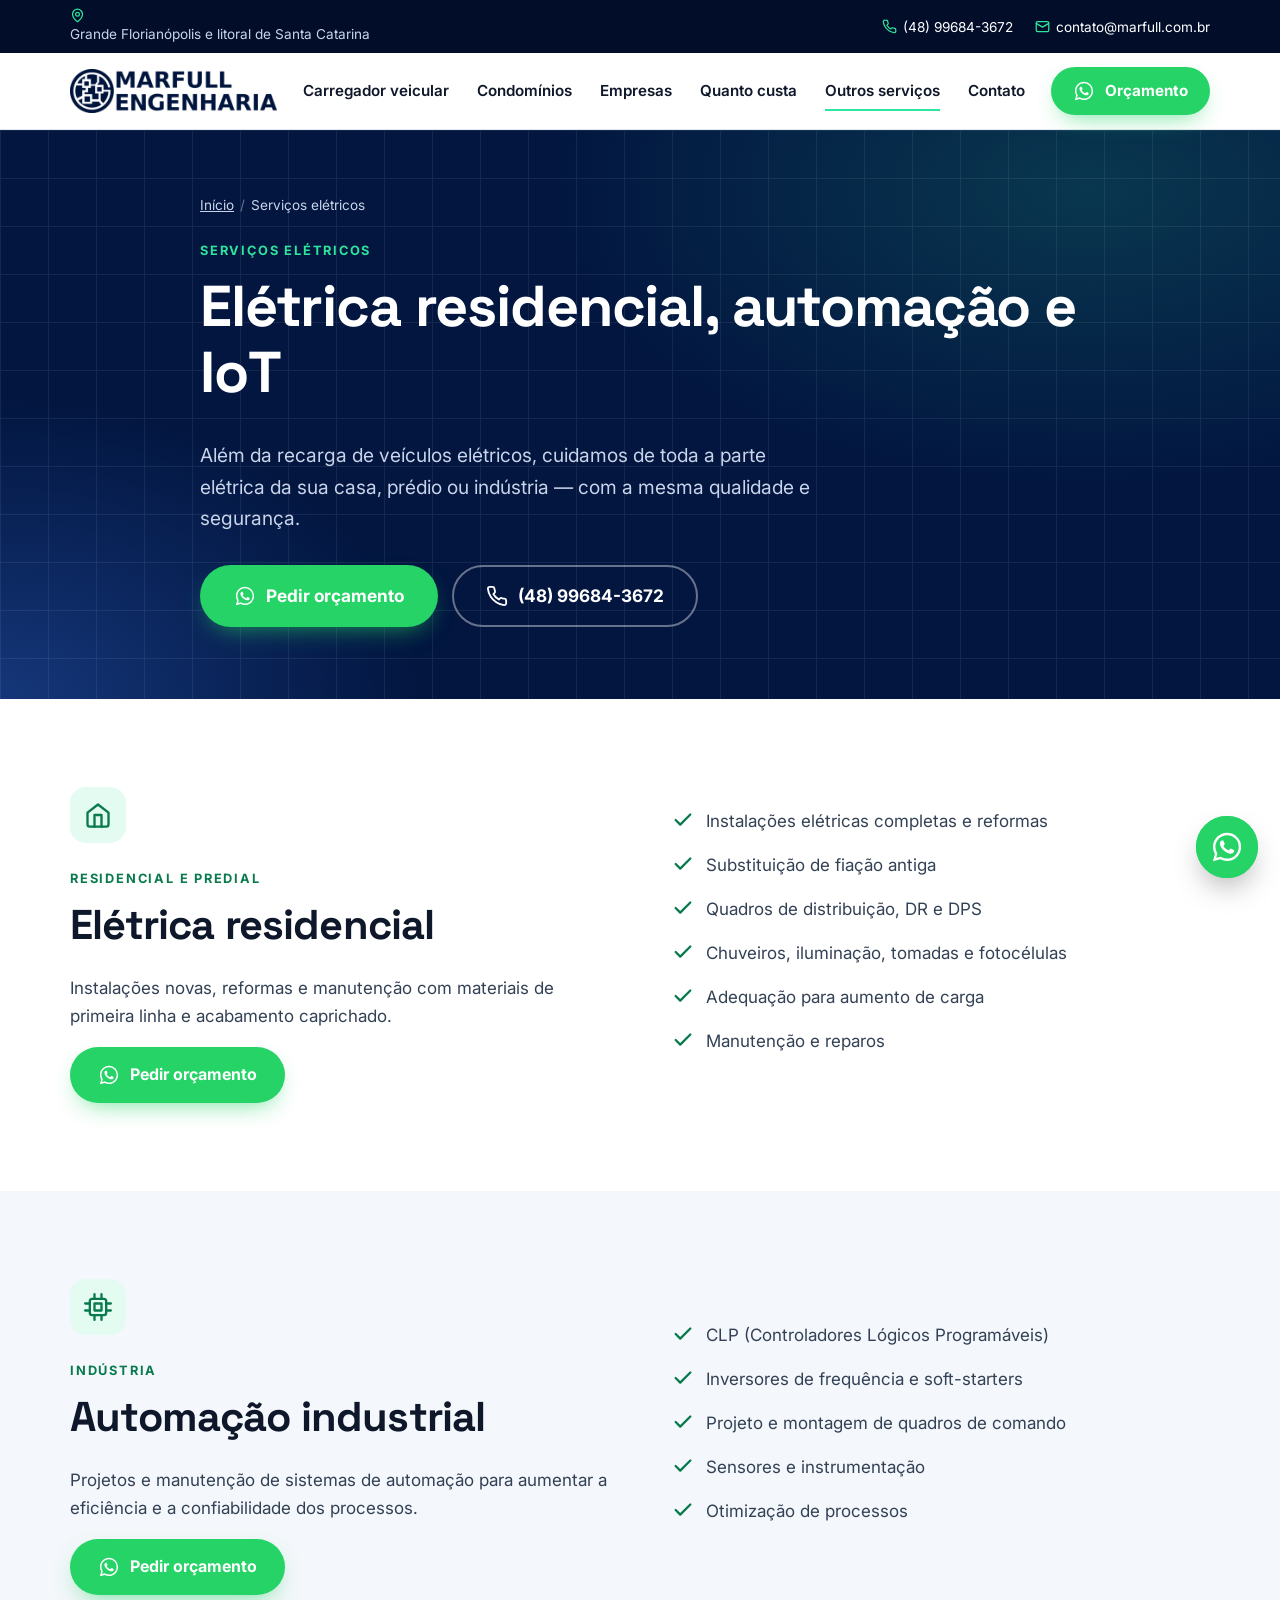
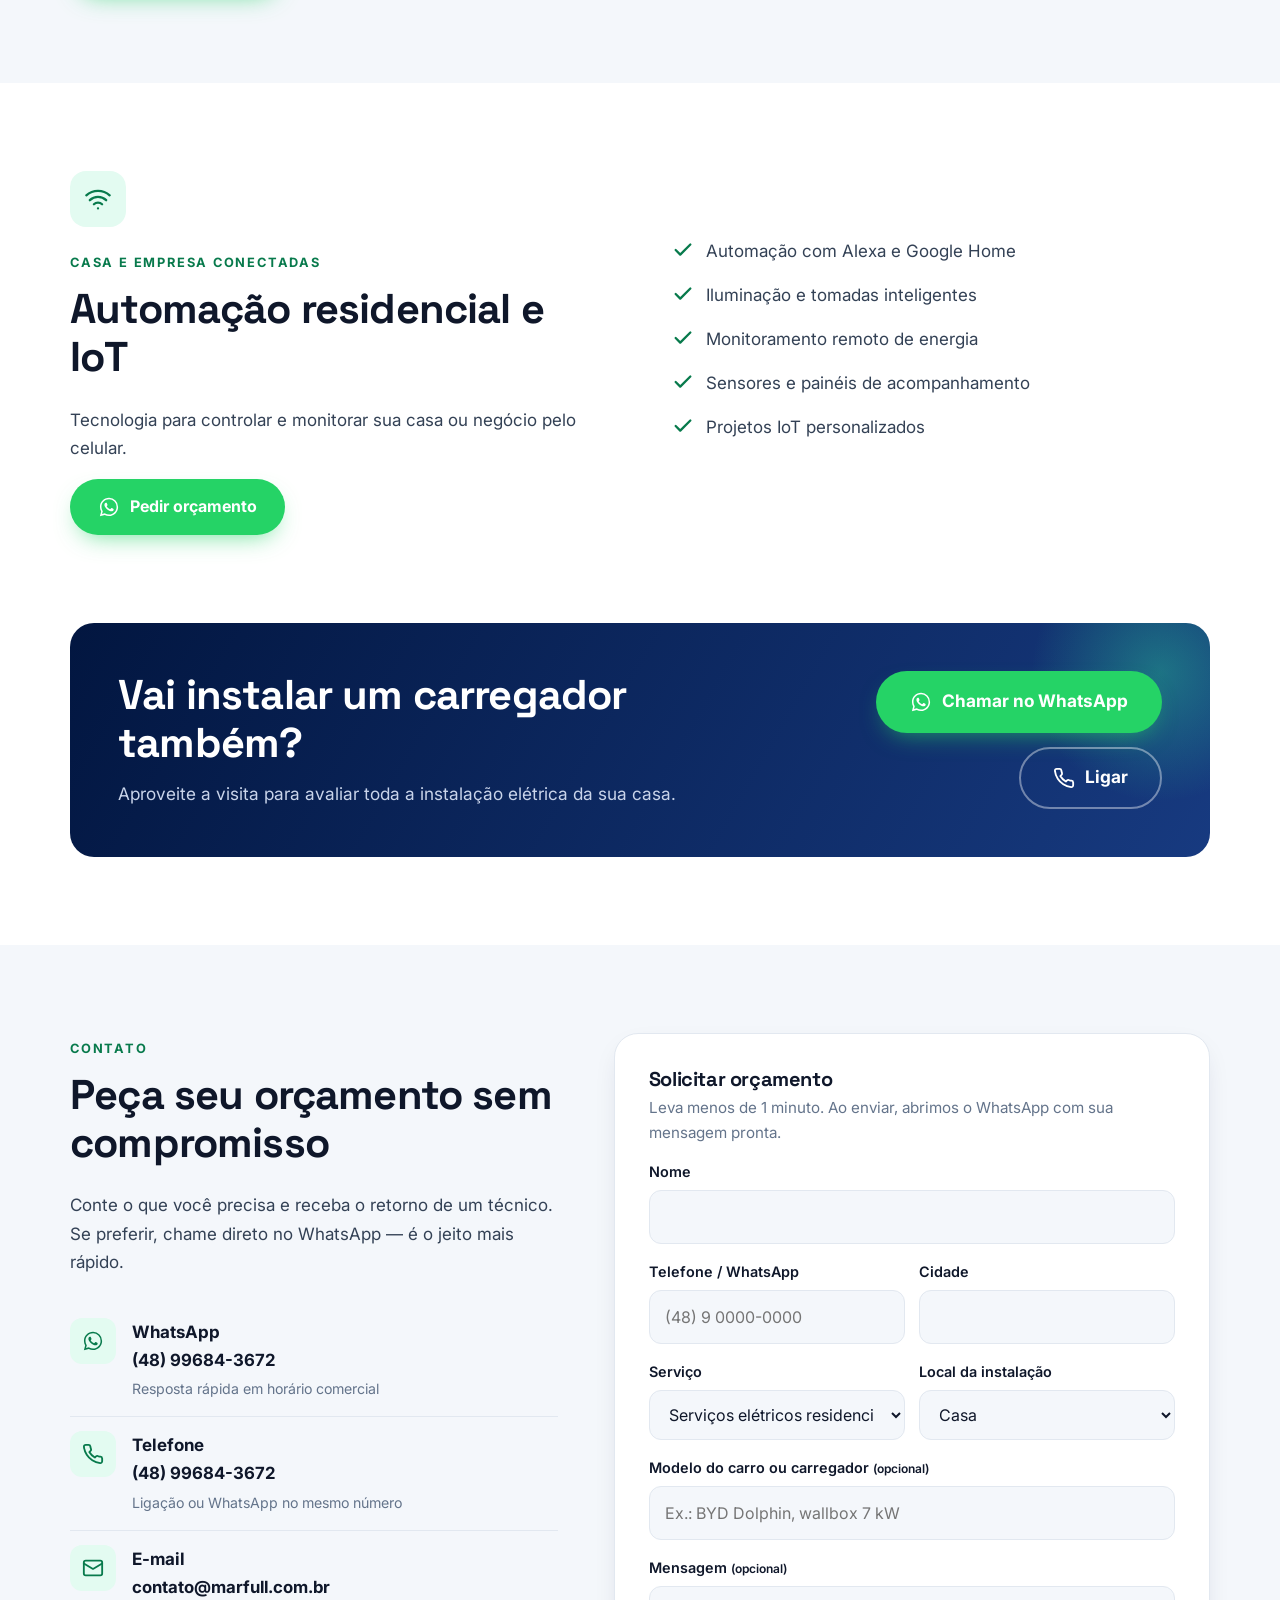
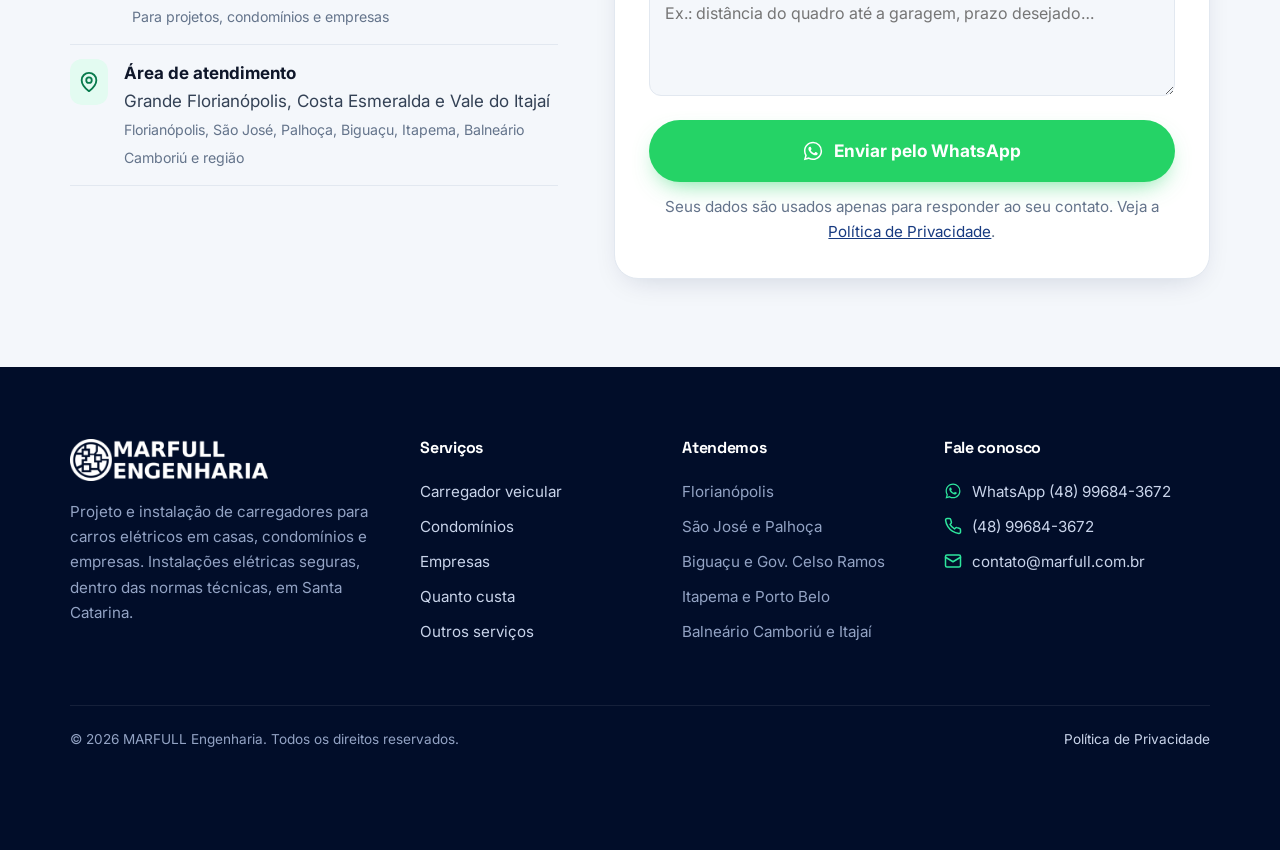
<file: servicos-eletricos.html>
<!DOCTYPE html>
<html lang="pt-BR">
<head>
  <meta charset="UTF-8">
  <meta name="viewport" content="width=device-width, initial-scale=1">
  <title>Serviços Elétricos, Automação Industrial e IoT em SC | MARFULL</title>
  <meta name="description" content="Serviços elétricos residenciais, automação industrial e IoT na Grande Florianópolis e litoral de SC: instalações, troca de fiação, quadros, DR, DPS, CLP, inversores e automação com Alexa.">
  <meta name="robots" content="index, follow, max-image-preview:large">
  <link rel="canonical" href="https://marfull.com.br/servicos-eletricos.html">
  <meta name="theme-color" content="#021640">
  <meta name="geo.region" content="BR-SC">

  <meta property="og:type" content="website">
  <meta property="og:locale" content="pt_BR">
  <meta property="og:site_name" content="MARFULL Engenharia">
  <meta property="og:title" content="Serviços Elétricos, Automação Industrial e IoT em SC | MARFULL">
  <meta property="og:description" content="Serviços elétricos residenciais, automação industrial e IoT na Grande Florianópolis e litoral de SC: instalações, troca de fiação, quadros, DR, DPS, CLP, inversores e automação com Alexa.">
  <meta property="og:url" content="https://marfull.com.br/servicos-eletricos.html">
  <meta property="og:image" content="https://marfull.com.br/assets/img/og-marfull.jpg">
  <meta property="og:image:width" content="1200">
  <meta property="og:image:height" content="630">
  <meta name="twitter:card" content="summary_large_image">

  <link rel="icon" href="favicon.ico" sizes="any">
  <link rel="icon" type="image/png" href="assets/img/icon-192.png">
  <link rel="apple-touch-icon" href="assets/img/apple-touch-icon.png">
  <link rel="manifest" href="site.webmanifest">

  <link rel="preconnect" href="https://fonts.googleapis.com">
  <link rel="preconnect" href="https://fonts.gstatic.com" crossorigin>
  <link href="https://fonts.googleapis.com/css2?family=Inter:wght@400;500;600;700&family=Space+Grotesk:wght@500;600;700&display=swap" rel="stylesheet">
  <link rel="stylesheet" href="assets/css/style.css">

  <!-- Google Analytics 4: substitua G-XXXXXXXXXX pelo seu ID e remova os comentários para ativar.
  <script async src="https://www.googletagmanager.com/gtag/js?id=G-XXXXXXXXXX"></script>
  <script>window.dataLayer=window.dataLayer||[];function gtag(){dataLayer.push(arguments);}gtag('js',new Date());gtag('config','G-XXXXXXXXXX');</script>
  -->

  <script type="application/ld+json">{"@context": "https://schema.org", "@type": "Electrician", "@id": "https://marfull.com.br/#empresa", "name": "MARFULL Engenharia", "alternateName": "MARFULL Automação e Engenharia", "url": "https://marfull.com.br/", "logo": "https://marfull.com.br/assets/img/icon-512.png", "image": "https://marfull.com.br/assets/img/og-marfull.jpg", "telephone": "+55-48-99684-3672", "email": "contato@marfull.com.br", "description": "Projeto e instalação de carregadores para carros elétricos (wallbox) em casas, condomínios e empresas, além de serviços elétricos residenciais e automação na Grande Florianópolis e litoral de Santa Catarina.", "address": {"@type": "PostalAddress", "addressRegion": "SC", "addressCountry": "BR"}, "areaServed": [{"@type": "City", "name": "Florianópolis, SC"}, {"@type": "City", "name": "São José, SC"}, {"@type": "City", "name": "Palhoça, SC"}, {"@type": "City", "name": "Biguaçu, SC"}, {"@type": "City", "name": "Governador Celso Ramos, SC"}, {"@type": "City", "name": "Tijucas, SC"}, {"@type": "City", "name": "Porto Belo, SC"}, {"@type": "City", "name": "Bombinhas, SC"}, {"@type": "City", "name": "Itapema, SC"}, {"@type": "City", "name": "Balneário Camboriú, SC"}, {"@type": "City", "name": "Camboriú, SC"}, {"@type": "City", "name": "Itajaí, SC"}, {"@type": "City", "name": "Navegantes, SC"}], "knowsAbout": ["Instalação de carregador de carro elétrico", "Wallbox", "Recarga de veículos elétricos", "ABNT NBR 17019", "ABNT NBR 5410", "Projeto elétrico", "Instalações elétricas residenciais", "Automação industrial", "Internet das Coisas"], "contactPoint": {"@type": "ContactPoint", "telephone": "+55-48-99684-3672", "contactType": "customer service", "availableLanguage": "Portuguese", "areaServed": "BR"}}</script>
  <script type="application/ld+json">{"@context": "https://schema.org", "@type": "Service", "name": "Serviços elétricos residenciais e prediais", "serviceType": "Instalações elétricas", "description": "Serviços elétricos residenciais, automação industrial e IoT na Grande Florianópolis e litoral de SC: instalações, troca de fiação, quadros, DR, DPS, CLP, inversores e automação com Alexa.", "url": "https://marfull.com.br/servicos-eletricos.html", "provider": {"@id": "https://marfull.com.br/#empresa"}, "areaServed": [{"@type": "City", "name": "Florianópolis, SC"}, {"@type": "City", "name": "São José, SC"}, {"@type": "City", "name": "Palhoça, SC"}, {"@type": "City", "name": "Biguaçu, SC"}, {"@type": "City", "name": "Governador Celso Ramos, SC"}, {"@type": "City", "name": "Tijucas, SC"}, {"@type": "City", "name": "Porto Belo, SC"}, {"@type": "City", "name": "Bombinhas, SC"}, {"@type": "City", "name": "Itapema, SC"}, {"@type": "City", "name": "Balneário Camboriú, SC"}, {"@type": "City", "name": "Camboriú, SC"}, {"@type": "City", "name": "Itajaí, SC"}, {"@type": "City", "name": "Navegantes, SC"}]}</script>
  <script type="application/ld+json">{"@context": "https://schema.org", "@type": "BreadcrumbList", "itemListElement": [{"@type": "ListItem", "position": 1, "name": "Início", "item": "https://marfull.com.br/"}, {"@type": "ListItem", "position": 2, "name": "Serviços elétricos", "item": "https://marfull.com.br/servicos-eletricos.html"}]}</script>
</head>
<body>
  <a class="skip-link" href="#conteudo">Pular para o conteúdo</a>

  <div class="topbar">
    <div class="container">
      <span class="topbar__area"><svg class="icon" aria-hidden="true"><use href="assets/img/icons.svg#i-pin"></use></svg> Grande Florianópolis e litoral de Santa Catarina</span>
      <div class="topbar__links">
        <a href="tel:+5548996843672"><svg class="icon" aria-hidden="true"><use href="assets/img/icons.svg#i-phone"></use></svg> (48) 99684-3672</a>
        <a href="mailto:contato@marfull.com.br"><svg class="icon" aria-hidden="true"><use href="assets/img/icons.svg#i-mail"></use></svg> contato@marfull.com.br</a>
      </div>
    </div>
  </div>

  <header class="header">
    <div class="container">
      <a class="brand" href="./" aria-label="MARFULL Engenharia — página inicial">
        <img src="assets/img/logo-marfull.png" alt="MARFULL Engenharia" width="240" height="51">
      </a>
      <nav class="nav" id="menu" aria-label="Menu principal">
        <a href="carregador-carro-eletrico.html">Carregador veicular</a>
        <a href="carregador-carro-eletrico-condominio.html">Condomínios</a>
        <a href="carregador-carro-eletrico-empresas.html">Empresas</a>
        <a href="quanto-custa-instalar-carregador-carro-eletrico.html">Quanto custa</a>
        <a href="servicos-eletricos.html" aria-current="page">Outros serviços</a>
        <a href="#contato">Contato</a>
      </nav>
      <div class="header__cta">
        <a class="btn btn--wa" href="https://wa.me/554896843672?text=Ol%C3%A1%21%20Vim%20pelo%20site%20e%20gostaria%20de%20um%20or%C3%A7amento." target="_blank" rel="noopener" data-origem="cabecalho"><svg class="icon" aria-hidden="true"><use href="assets/img/icons.svg#i-whatsapp"></use></svg><span>Orçamento</span></a>
        <button class="menu-toggle" aria-controls="menu" aria-expanded="false" aria-label="Abrir menu"><svg class="icon" aria-hidden="true"><use href="assets/img/icons.svg#i-menu"></use></svg></button>
      </div>
    </div>
  </header>

  <main id="conteudo">

    <section class="hero hero--page" aria-labelledby="hero-titulo">
      <div class="container">
        <div>
          <nav class="breadcrumb" aria-label="Você está em"><ol><li><a href="./">Início</a></li><li aria-current="page">Serviços elétricos</li></ol></nav>
          <span class="eyebrow">Serviços elétricos</span>
          <h1 id="hero-titulo">Elétrica residencial, automação e IoT</h1>
          <p class="hero__lead">Além da recarga de veículos elétricos, cuidamos de toda a parte elétrica da sua casa, prédio ou indústria — com a mesma qualidade e segurança.</p>
          <div class="btn-row">
            <a class="btn btn--wa btn--lg" href="https://wa.me/554896843672?text=Ol%C3%A1%21%20Gostaria%20de%20um%20or%C3%A7amento%20para%20servi%C3%A7os%20el%C3%A9tricos." target="_blank" rel="noopener" data-origem="hero-servicos"><svg class="icon" aria-hidden="true"><use href="assets/img/icons.svg#i-whatsapp"></use></svg> Pedir orçamento</a>
            <a class="btn btn--ghost btn--lg" href="tel:+5548996843672"><svg class="icon" aria-hidden="true"><use href="assets/img/icons.svg#i-phone"></use></svg> (48) 99684-3672</a>
          </div>
        </div>
      </div>
    </section>


    <section class="section" id="residencial" aria-labelledby="residencial-titulo">
      <div class="container split">
        <div>
          <div class="card__icon"><svg class="icon" aria-hidden="true"><use href="assets/img/icons.svg#i-home"></use></svg></div>
          <span class="eyebrow">Residencial e predial</span>
          <h2 id="residencial-titulo">Elétrica residencial</h2>
          <p>Instalações novas, reformas e manutenção com materiais de primeira linha e acabamento caprichado.</p>
          <a class="btn btn--wa" href="https://wa.me/554896843672?text=Ol%C3%A1%21%20Gostaria%20de%20um%20or%C3%A7amento%20para%20el%C3%A9trica%20residencial." target="_blank" rel="noopener" data-origem="servicos-residencial"><svg class="icon" aria-hidden="true"><use href="assets/img/icons.svg#i-whatsapp"></use></svg> Pedir orçamento</a>
        </div>
        <ul class="checklist">
            <li><svg class="icon" aria-hidden="true"><use href="assets/img/icons.svg#i-check"></use></svg><span>Instalações elétricas completas e reformas</span></li>
            <li><svg class="icon" aria-hidden="true"><use href="assets/img/icons.svg#i-check"></use></svg><span>Substituição de fiação antiga</span></li>
            <li><svg class="icon" aria-hidden="true"><use href="assets/img/icons.svg#i-check"></use></svg><span>Quadros de distribuição, DR e DPS</span></li>
            <li><svg class="icon" aria-hidden="true"><use href="assets/img/icons.svg#i-check"></use></svg><span>Chuveiros, iluminação, tomadas e fotocélulas</span></li>
            <li><svg class="icon" aria-hidden="true"><use href="assets/img/icons.svg#i-check"></use></svg><span>Adequação para aumento de carga</span></li>
            <li><svg class="icon" aria-hidden="true"><use href="assets/img/icons.svg#i-check"></use></svg><span>Manutenção e reparos</span></li>
        </ul>
      </div>
    </section>

    <section class="section section--alt" id="industrial" aria-labelledby="industrial-titulo">
      <div class="container split">
        <div>
          <div class="card__icon"><svg class="icon" aria-hidden="true"><use href="assets/img/icons.svg#i-chip"></use></svg></div>
          <span class="eyebrow">Indústria</span>
          <h2 id="industrial-titulo">Automação industrial</h2>
          <p>Projetos e manutenção de sistemas de automação para aumentar a eficiência e a confiabilidade dos processos.</p>
          <a class="btn btn--wa" href="https://wa.me/554896843672?text=Ol%C3%A1%21%20Gostaria%20de%20falar%20sobre%20automa%C3%A7%C3%A3o%20industrial." target="_blank" rel="noopener" data-origem="servicos-industrial"><svg class="icon" aria-hidden="true"><use href="assets/img/icons.svg#i-whatsapp"></use></svg> Pedir orçamento</a>
        </div>
        <ul class="checklist">
            <li><svg class="icon" aria-hidden="true"><use href="assets/img/icons.svg#i-check"></use></svg><span>CLP (Controladores Lógicos Programáveis)</span></li>
            <li><svg class="icon" aria-hidden="true"><use href="assets/img/icons.svg#i-check"></use></svg><span>Inversores de frequência e soft-starters</span></li>
            <li><svg class="icon" aria-hidden="true"><use href="assets/img/icons.svg#i-check"></use></svg><span>Projeto e montagem de quadros de comando</span></li>
            <li><svg class="icon" aria-hidden="true"><use href="assets/img/icons.svg#i-check"></use></svg><span>Sensores e instrumentação</span></li>
            <li><svg class="icon" aria-hidden="true"><use href="assets/img/icons.svg#i-check"></use></svg><span>Otimização de processos</span></li>
        </ul>
      </div>
    </section>

    <section class="section" id="iot" aria-labelledby="iot-titulo">
      <div class="container split">
        <div>
          <div class="card__icon"><svg class="icon" aria-hidden="true"><use href="assets/img/icons.svg#i-wifi"></use></svg></div>
          <span class="eyebrow">Casa e empresa conectadas</span>
          <h2 id="iot-titulo">Automação residencial e IoT</h2>
          <p>Tecnologia para controlar e monitorar sua casa ou negócio pelo celular.</p>
          <a class="btn btn--wa" href="https://wa.me/554896843672?text=Ol%C3%A1%21%20Gostaria%20de%20um%20or%C3%A7amento%20de%20automa%C3%A7%C3%A3o%20/%20IoT." target="_blank" rel="noopener" data-origem="servicos-iot"><svg class="icon" aria-hidden="true"><use href="assets/img/icons.svg#i-whatsapp"></use></svg> Pedir orçamento</a>
        </div>
        <ul class="checklist">
            <li><svg class="icon" aria-hidden="true"><use href="assets/img/icons.svg#i-check"></use></svg><span>Automação com Alexa e Google Home</span></li>
            <li><svg class="icon" aria-hidden="true"><use href="assets/img/icons.svg#i-check"></use></svg><span>Iluminação e tomadas inteligentes</span></li>
            <li><svg class="icon" aria-hidden="true"><use href="assets/img/icons.svg#i-check"></use></svg><span>Monitoramento remoto de energia</span></li>
            <li><svg class="icon" aria-hidden="true"><use href="assets/img/icons.svg#i-check"></use></svg><span>Sensores e painéis de acompanhamento</span></li>
            <li><svg class="icon" aria-hidden="true"><use href="assets/img/icons.svg#i-check"></use></svg><span>Projetos IoT personalizados</span></li>
        </ul>
      </div>
    </section>

  <section class="section" style="padding-top:0">
    <div class="container">
      <div class="cta-band">
        <div>
          <h2>Vai instalar um carregador também?</h2>
          <p>Aproveite a visita para avaliar toda a instalação elétrica da sua casa.</p>
        </div>
        <div class="btn-row">
          <a class="btn btn--wa btn--lg" href="https://wa.me/554896843672?text=Ol%C3%A1%21%20Quero%20instalar%20um%20carregador%20de%20carro%20el%C3%A9trico%20e%20revisar%20a%20el%C3%A9trica%20da%20casa." target="_blank" rel="noopener" data-origem="faixa-cta"><svg class="icon" aria-hidden="true"><use href="assets/img/icons.svg#i-whatsapp"></use></svg> Chamar no WhatsApp</a>
          <a class="btn btn--ghost btn--lg" href="tel:+5548996843672"><svg class="icon" aria-hidden="true"><use href="assets/img/icons.svg#i-phone"></use></svg> Ligar</a>
        </div>
      </div>
    </div>
  </section>


  <section class="section section--alt" id="contato" aria-labelledby="contato-titulo">
    <div class="container contact">
      <div>
        <span class="eyebrow">Contato</span>
        <h2 id="contato-titulo">Peça seu orçamento sem compromisso</h2>
        <p>Conte o que você precisa e receba o retorno de um técnico. Se preferir, chame direto no WhatsApp — é o jeito mais rápido.</p>
        <ul class="contact-list">
          <li>
            <span class="card__icon"><svg class="icon" aria-hidden="true"><use href="assets/img/icons.svg#i-whatsapp"></use></svg></span>
            <div><strong>WhatsApp</strong><a href="https://wa.me/554896843672?text=Ol%C3%A1%21%20Vim%20pelo%20site%20e%20gostaria%20de%20um%20or%C3%A7amento." target="_blank" rel="noopener" data-origem="contato">(48) 99684-3672</a><br><small>Resposta rápida em horário comercial</small></div>
          </li>
          <li>
            <span class="card__icon"><svg class="icon" aria-hidden="true"><use href="assets/img/icons.svg#i-phone"></use></svg></span>
            <div><strong>Telefone</strong><a href="tel:+5548996843672">(48) 99684-3672</a><br><small>Ligação ou WhatsApp no mesmo número</small></div>
          </li>
          <li>
            <span class="card__icon"><svg class="icon" aria-hidden="true"><use href="assets/img/icons.svg#i-mail"></use></svg></span>
            <div><strong>E-mail</strong><a href="mailto:contato@marfull.com.br">contato@marfull.com.br</a><br><small>Para projetos, condomínios e empresas</small></div>
          </li>
          <li>
            <span class="card__icon"><svg class="icon" aria-hidden="true"><use href="assets/img/icons.svg#i-pin"></use></svg></span>
            <div><strong>Área de atendimento</strong>Grande Florianópolis, Costa Esmeralda e Vale do Itajaí<br><small>Florianópolis, São José, Palhoça, Biguaçu, Itapema, Balneário Camboriú e região</small></div>
          </li>
        </ul>
      </div>

      <form class="form" id="form-orcamento">
        <h3>Solicitar orçamento</h3>
        <p>Leva menos de 1 minuto. Ao enviar, abrimos o WhatsApp com sua mensagem pronta.</p>
        <div class="field">
          <label for="f-nome">Nome</label>
          <input id="f-nome" name="nome" type="text" autocomplete="name" required>
        </div>
        <div class="field-row">
          <div class="field">
            <label for="f-tel">Telefone / WhatsApp</label>
            <input id="f-tel" name="telefone" type="tel" autocomplete="tel" inputmode="tel" placeholder="(48) 9 0000-0000" required>
          </div>
          <div class="field">
            <label for="f-cidade">Cidade</label>
            <input id="f-cidade" name="cidade" type="text" autocomplete="address-level2" list="lista-cidades" required>
            <datalist id="lista-cidades"><option value="Florianópolis"><option value="São José"><option value="Palhoça"><option value="Biguaçu"><option value="Governador Celso Ramos"><option value="Tijucas"><option value="Porto Belo"><option value="Bombinhas"><option value="Itapema"><option value="Balneário Camboriú"><option value="Camboriú"><option value="Itajaí"><option value="Navegantes"></datalist>
          </div>
        </div>
        <div class="field-row">
          <div class="field">
            <label for="f-servico">Serviço</label>
            <select id="f-servico" name="servico">
                <option>Instalação de carregador para carro elétrico</option>
                <option>Carregador em condomínio</option>
                <option>Carregadores para empresa / estacionamento</option>
                <option>Projeto elétrico / aumento de carga</option>
                <option selected>Serviços elétricos residenciais</option>
                <option>Automação / IoT</option>
                <option>Outro</option>
            </select>
          </div>
          <div class="field">
            <label for="f-imovel">Local da instalação</label>
            <select id="f-imovel" name="imovel">
              <option>Casa</option>
              <option>Apartamento / condomínio</option>
              <option>Empresa / comércio</option>
              <option>Indústria</option>
            </select>
          </div>
        </div>
        <div class="field">
          <label for="f-veiculo">Modelo do carro ou carregador <small>(opcional)</small></label>
          <input id="f-veiculo" name="veiculo" type="text" placeholder="Ex.: BYD Dolphin, wallbox 7 kW">
        </div>
        <div class="field">
          <label for="f-msg">Mensagem <small>(opcional)</small></label>
          <textarea id="f-msg" name="mensagem" rows="3" placeholder="Ex.: distância do quadro até a garagem, prazo desejado…"></textarea>
        </div>
        <button class="btn btn--wa btn--lg btn--block" type="submit"><svg class="icon" aria-hidden="true"><use href="assets/img/icons.svg#i-whatsapp"></use></svg> Enviar pelo WhatsApp</button>
        <p class="form__note">Seus dados são usados apenas para responder ao seu contato. Veja a <a href="politica-de-privacidade.html">Política de Privacidade</a>.</p>
      </form>
    </div>
  </section>

  </main>

  <footer class="footer">
    <div class="container">
      <div class="footer__grid">
        <div class="footer__brand">
          <img src="assets/img/logo-marfull-branco.png" alt="MARFULL Engenharia" width="200" height="42" loading="lazy">
          <p>Projeto e instalação de carregadores para carros elétricos em casas, condomínios e empresas. Instalações elétricas seguras, dentro das normas técnicas, em Santa Catarina.</p>
        </div>
        <div>
          <h4>Serviços</h4>
          <ul>
            <li><a href="carregador-carro-eletrico.html">Carregador veicular</a></li>
            <li><a href="carregador-carro-eletrico-condominio.html">Condomínios</a></li>
            <li><a href="carregador-carro-eletrico-empresas.html">Empresas</a></li>
            <li><a href="quanto-custa-instalar-carregador-carro-eletrico.html">Quanto custa</a></li>
            <li><a href="servicos-eletricos.html">Outros serviços</a></li>
          </ul>
        </div>
        <div>
          <h4>Atendemos</h4>
          <ul>
            <li>Florianópolis</li>
            <li>São José e Palhoça</li>
            <li>Biguaçu e Gov. Celso Ramos</li>
            <li>Itapema e Porto Belo</li>
            <li>Balneário Camboriú e Itajaí</li>
          </ul>
        </div>
        <div>
          <h4>Fale conosco</h4>
          <ul class="footer__contact">
            <li><svg class="icon" aria-hidden="true"><use href="assets/img/icons.svg#i-whatsapp"></use></svg><a href="https://wa.me/554896843672?text=Ol%C3%A1%21%20Vim%20pelo%20site%20e%20gostaria%20de%20um%20or%C3%A7amento." target="_blank" rel="noopener" data-origem="rodape">WhatsApp (48) 99684-3672</a></li>
            <li><svg class="icon" aria-hidden="true"><use href="assets/img/icons.svg#i-phone"></use></svg><a href="tel:+5548996843672">(48) 99684-3672</a></li>
            <li><svg class="icon" aria-hidden="true"><use href="assets/img/icons.svg#i-mail"></use></svg><a href="mailto:contato@marfull.com.br">contato@marfull.com.br</a></li>
          </ul>
        </div>
      </div>
      <div class="footer__bottom">
        <span>© <span id="ano">2026</span> MARFULL Engenharia. Todos os direitos reservados.</span>
        <a href="politica-de-privacidade.html">Política de Privacidade</a>
      </div>
    </div>
  </footer>

  <a class="wa-float" href="https://wa.me/554896843672?text=Ol%C3%A1%21%20Vim%20pelo%20site%20e%20gostaria%20de%20um%20or%C3%A7amento." target="_blank" rel="noopener" aria-label="Falar no WhatsApp" data-origem="botao-flutuante"><svg class="icon" aria-hidden="true"><use href="assets/img/icons.svg#i-whatsapp"></use></svg></a>
  <div class="mobile-bar">
    <a class="btn btn--outline" href="tel:+5548996843672" data-origem="barra-movel"><svg class="icon" aria-hidden="true"><use href="assets/img/icons.svg#i-phone"></use></svg> Ligar</a>
    <a class="btn btn--wa" href="https://wa.me/554896843672?text=Ol%C3%A1%21%20Vim%20pelo%20site%20e%20gostaria%20de%20um%20or%C3%A7amento." target="_blank" rel="noopener" data-origem="barra-movel"><svg class="icon" aria-hidden="true"><use href="assets/img/icons.svg#i-whatsapp"></use></svg> WhatsApp</a>
  </div>

  <script src="assets/js/main.js" defer></script>
</body>
</html>
</file>
<file: assets/css/style.css>
/* MARFULL Engenharia — estilos do site */

:root {
  --navy-900: #010d29;
  --navy-800: #021640;
  --navy-700: #0a2459;
  --navy-600: #173a80;
  --volt: #2ee59d;          /* destaque elétrico (sobre fundo escuro) */
  --volt-dark: #087a4c;     /* destaque elétrico (texto sobre fundo claro) */
  --volt-soft: #e3fbf1;
  --wa: #25d366;
  --wa-dark: #1da851;
  --ink: #0f172a;
  --text: #334155;
  --muted: #64748b;
  --line: #e2e8f0;
  --bg: #ffffff;
  --bg-alt: #f4f7fb;
  --radius: 16px;
  --radius-lg: 24px;
  --shadow: 0 10px 30px -12px rgba(2, 22, 64, .18);
  --shadow-lg: 0 30px 60px -20px rgba(2, 22, 64, .35);
  --container: 1180px;
  --font: "Inter", system-ui, -apple-system, "Segoe UI", Roboto, sans-serif;
  --font-head: "Space Grotesk", "Inter", system-ui, sans-serif;
}

*, *::before, *::after { box-sizing: border-box; }
html { scroll-behavior: smooth; -webkit-text-size-adjust: 100%; }
body {
  margin: 0;
  font-family: var(--font);
  font-size: 17px;
  line-height: 1.65;
  color: var(--text);
  background: var(--bg);
  -webkit-font-smoothing: antialiased;
}
img, svg { max-width: 100%; display: block; }
a { color: var(--navy-600); }
h1, h2, h3, h4 { font-family: var(--font-head); color: var(--ink); line-height: 1.15; margin: 0 0 .6em; letter-spacing: -.02em; }
h1 { font-size: clamp(2.1rem, 5vw, 3.6rem); }
h2 { font-size: clamp(1.7rem, 3.4vw, 2.6rem); }
h3 { font-size: 1.25rem; }
p { margin: 0 0 1em; }
.icon { width: 1.2em; height: 1.2em; flex: none; }
.sr-only { position: absolute; width: 1px; height: 1px; overflow: hidden; clip: rect(0 0 0 0); white-space: nowrap; }
.skip-link { position: absolute; left: -999px; top: 8px; background: var(--ink); color: #fff; padding: 8px 14px; border-radius: 8px; z-index: 100; }
.skip-link:focus { left: 8px; }
:focus-visible { outline: 3px solid var(--volt); outline-offset: 2px; }

.container { width: 100%; max-width: var(--container); margin: 0 auto; padding: 0 20px; }
.section { padding: 88px 0; }
.section--alt { background: var(--bg-alt); }
.section--dark { background: var(--navy-800); color: #c9d4ea; }
.section--dark h2, .section--dark h3 { color: #fff; }
.section-head { max-width: 760px; margin: 0 auto 48px; text-align: center; }
.section-head p { font-size: 1.1rem; color: var(--muted); }
.section--dark .section-head p { color: #c9d4ea; }
.eyebrow {
  display: inline-block; font-size: .8rem; font-weight: 700; letter-spacing: .14em;
  text-transform: uppercase; color: var(--volt-dark); margin-bottom: 12px;
}
.section--dark .eyebrow, .hero .eyebrow { color: var(--volt); }

/* Botões */
.btn {
  display: inline-flex; align-items: center; justify-content: center; gap: 10px;
  padding: 15px 26px; border-radius: 999px; font-weight: 700; font-size: 1rem;
  text-decoration: none; border: 2px solid transparent; cursor: pointer;
  transition: transform .15s ease, background-color .15s ease, box-shadow .15s ease;
  font-family: var(--font); line-height: 1.2;
}
.btn:hover { transform: translateY(-2px); }
.btn .icon { width: 22px; height: 22px; }
.btn--wa { background: var(--wa); color: #fff; box-shadow: 0 10px 24px -10px rgba(37, 211, 102, .7); }
.btn--wa:hover { background: var(--wa-dark); }
.btn--primary { background: var(--navy-800); color: #fff; }
.btn--primary:hover { background: var(--navy-600); }
.btn--ghost { border-color: rgba(255,255,255,.4); color: #fff; }
.btn--ghost:hover { background: rgba(255,255,255,.1); }
.btn--outline { border-color: var(--navy-800); color: var(--navy-800); }
.btn--outline:hover { background: var(--navy-800); color: #fff; }
.btn--lg { padding: 18px 32px; font-size: 1.08rem; }
.btn--block { width: 100%; }
.btn-row { display: flex; flex-wrap: wrap; gap: 14px; }

/* Topbar + Header */
.topbar { background: var(--navy-900); color: #c9d4ea; font-size: .85rem; }
.topbar .container { display: flex; justify-content: space-between; gap: 16px; padding-top: 8px; padding-bottom: 8px; }
.topbar a { color: #fff; text-decoration: none; display: inline-flex; align-items: center; gap: 6px; }
.topbar .icon { width: 15px; height: 15px; color: var(--volt); }
.topbar__links { display: flex; gap: 22px; }

.header { position: sticky; top: 0; z-index: 50; background: rgba(255,255,255,.96); backdrop-filter: blur(10px); border-bottom: 1px solid var(--line); }
.header .container { display: flex; align-items: center; justify-content: space-between; gap: 20px; height: 76px; }
.brand img { height: 44px; width: auto; }
.nav { display: flex; align-items: center; gap: 28px; }
.nav a { color: var(--ink); text-decoration: none; font-weight: 600; font-size: .95rem; padding: 6px 0; border-bottom: 2px solid transparent; }
.nav a:hover, .nav a[aria-current="page"] { border-color: var(--volt); }
.header__cta { display: flex; align-items: center; gap: 10px; }
.header__cta .btn { padding: 11px 20px; font-size: .95rem; }
.menu-toggle { display: none; background: none; border: 0; padding: 8px; color: var(--ink); cursor: pointer; }
.menu-toggle .icon { width: 28px; height: 28px; }

@media (max-width: 980px) {
  .topbar__area { display: none; }
  .menu-toggle { display: inline-flex; }
  .nav {
    position: fixed; inset: 76px 0 auto 0; background: #fff; flex-direction: column; align-items: stretch;
    gap: 0; padding: 8px 20px 24px; border-bottom: 1px solid var(--line); box-shadow: var(--shadow);
    display: none;
  }
  .nav.is-open { display: flex; }
  .nav a { padding: 14px 0; border-bottom: 1px solid var(--line); font-size: 1.05rem; }
  .header__cta .btn--wa span { display: none; }
  .header__cta .btn--wa { padding: 11px; }
}
@media (max-width: 560px) {
  .topbar { display: none; }
  .brand img { height: 36px; }
}

/* Hero */
.hero {
  position: relative; overflow: hidden; color: #c9d4ea;
  background:
    radial-gradient(900px 500px at 85% 10%, rgba(46, 229, 157, .16), transparent 60%),
    radial-gradient(700px 500px at 0% 100%, rgba(23, 58, 128, .9), transparent 60%),
    var(--navy-800);
  padding: 80px 0 96px;
}
.hero::before {
  content: ""; position: absolute; inset: 0; opacity: .07; pointer-events: none;
  background-image: linear-gradient(#fff 1px, transparent 1px), linear-gradient(90deg, #fff 1px, transparent 1px);
  background-size: 48px 48px;
}
.hero .container { position: relative; display: grid; grid-template-columns: 1.15fr .85fr; gap: 56px; align-items: center; }
.hero h1 { color: #fff; }
.hero h1 em { font-style: normal; color: var(--volt); }
.hero__lead { font-size: 1.2rem; max-width: 620px; margin-bottom: 30px; }
.hero__checks { list-style: none; padding: 0; margin: 30px 0 0; display: flex; flex-wrap: wrap; gap: 10px 26px; font-size: .95rem; }
.hero__checks li { display: flex; align-items: center; gap: 8px; color: #fff; }
.hero__checks .icon { color: var(--volt); width: 18px; height: 18px; }
.hero__art { position: relative; }
.hero__art svg { width: 100%; height: auto; filter: drop-shadow(0 40px 60px rgba(0,0,0,.35)); }
.hero--page { padding: 64px 0 72px; }
.hero--page .container { grid-template-columns: 1fr; max-width: 920px; }
@media (max-width: 900px) {
  .hero { padding: 56px 0 64px; }
  .hero .container { grid-template-columns: 1fr; gap: 36px; }
  .hero__art { max-width: 420px; margin: 0 auto; }
}

.breadcrumb { font-size: .85rem; margin-bottom: 18px; }
.breadcrumb ol { list-style: none; display: flex; flex-wrap: wrap; gap: 6px; padding: 0; margin: 0; }
.breadcrumb li + li::before { content: "/"; margin-right: 6px; opacity: .5; }
.breadcrumb a { color: #c9d4ea; }

/* Faixa de confiança */
.trust { background: #fff; border-bottom: 1px solid var(--line); }
.trust .container { display: grid; grid-template-columns: repeat(4, 1fr); gap: 0; }
.trust__item { padding: 28px 20px; text-align: center; border-right: 1px solid var(--line); }
.trust__item:last-child { border-right: 0; }
.trust__num { font-family: var(--font-head); font-size: 1.9rem; font-weight: 700; color: var(--navy-800); line-height: 1.1; }
.trust__label { font-size: .9rem; color: var(--muted); }
@media (max-width: 760px) {
  .trust .container { grid-template-columns: repeat(2, 1fr); }
  .trust__item:nth-child(2) { border-right: 0; }
  .trust__item:nth-child(-n+2) { border-bottom: 1px solid var(--line); }
  .trust__num { font-size: 1.35rem; }
}

/* Cards */
.grid { display: grid; gap: 24px; }
.grid--3 { grid-template-columns: repeat(3, 1fr); }
.grid--2 { grid-template-columns: repeat(2, 1fr); }
.grid--4 { grid-template-columns: repeat(4, 1fr); }
@media (max-width: 980px) { .grid--3, .grid--4 { grid-template-columns: repeat(2, 1fr); } }
@media (max-width: 640px) { .grid--3, .grid--2, .grid--4 { grid-template-columns: 1fr; } }

.card {
  background: #fff; border: 1px solid var(--line); border-radius: var(--radius-lg); padding: 30px;
  transition: transform .2s ease, box-shadow .2s ease, border-color .2s ease; display: flex; flex-direction: column;
}
.card:hover { transform: translateY(-4px); box-shadow: var(--shadow); border-color: transparent; }
.card__icon {
  width: 56px; height: 56px; border-radius: 16px; display: grid; place-items: center;
  background: var(--volt-soft); color: var(--volt-dark); margin-bottom: 20px;
}
.card__icon .icon { width: 28px; height: 28px; }
.card p { color: var(--muted); }
.card ul { list-style: none; padding: 0; margin: 0 0 22px; }
.card li { display: flex; gap: 10px; padding: 5px 0; font-size: .97rem; }
.card li .icon { color: var(--volt-dark); width: 18px; height: 18px; margin-top: 4px; }
.card__link { margin-top: auto; font-weight: 700; color: var(--navy-800); text-decoration: none; display: inline-flex; align-items: center; gap: 8px; }
.card__link:hover { gap: 12px; }
.card--featured { background: var(--navy-800); color: #c9d4ea; border-color: var(--navy-800); }
.card--featured h3 { color: #fff; }
.card--featured p { color: #c9d4ea; }
.card--featured .card__icon { background: rgba(46,229,157,.15); color: var(--volt); }
.card--featured li .icon { color: var(--volt); }
.card--featured .card__link { color: var(--volt); }
.badge { display: inline-block; align-self: flex-start; font-size: .75rem; font-weight: 700; letter-spacing: .06em; text-transform: uppercase; background: var(--volt); color: var(--navy-900); padding: 4px 10px; border-radius: 999px; margin-bottom: 14px; }

/* Etapas */
.steps { counter-reset: step; display: grid; grid-template-columns: repeat(5, 1fr); gap: 18px; list-style: none; padding: 0; margin: 0; }
.steps li { counter-increment: step; position: relative; background: #fff; border: 1px solid var(--line); border-radius: var(--radius); padding: 26px 22px; }
.steps li::before {
  content: counter(step); display: grid; place-items: center; width: 40px; height: 40px; border-radius: 12px;
  background: var(--navy-800); color: var(--volt); font-family: var(--font-head); font-weight: 700; margin-bottom: 16px;
}
.steps h3 { font-size: 1.05rem; margin-bottom: 6px; }
.steps p { font-size: .93rem; color: var(--muted); margin: 0; }
@media (max-width: 1080px) { .steps { grid-template-columns: repeat(2, 1fr); } }
@media (max-width: 560px) { .steps { grid-template-columns: 1fr; } }

/* Split (texto + imagem) */
.split { display: grid; grid-template-columns: 1fr 1fr; gap: 64px; align-items: center; }
.split img { border-radius: var(--radius-lg); box-shadow: var(--shadow-lg); width: 100%; height: auto; }
@media (max-width: 900px) { .split { grid-template-columns: 1fr; gap: 36px; } }
.checklist { list-style: none; padding: 0; margin: 0 0 28px; }
.checklist li { display: flex; gap: 12px; padding: 8px 0; }
.checklist .icon { color: var(--volt-dark); width: 22px; height: 22px; margin-top: 2px; }
.section--dark .checklist .icon { color: var(--volt); }

/* Tabela comparativa */
.table-wrap { overflow-x: auto; border-radius: var(--radius); border: 1px solid var(--line); background: #fff; }
table { width: 100%; border-collapse: collapse; min-width: 560px; font-size: .97rem; }
th, td { padding: 16px 18px; text-align: left; border-bottom: 1px solid var(--line); }
thead th { background: var(--navy-800); color: #fff; font-family: var(--font-head); font-weight: 600; }
tbody tr:last-child td { border-bottom: 0; }
tbody tr.is-highlight { background: var(--volt-soft); }
td strong { color: var(--ink); }

/* Marcas */
.brands { display: flex; flex-wrap: wrap; justify-content: center; gap: 10px; }
.brands span { border: 1px solid var(--line); border-radius: 999px; padding: 8px 18px; font-weight: 600; color: var(--ink); background: #fff; font-size: .95rem; }

/* Áreas atendidas */
.cities { display: flex; flex-wrap: wrap; gap: 10px; list-style: none; padding: 0; margin: 0; }
.cities li { display: inline-flex; align-items: center; gap: 6px; background: rgba(255,255,255,.07); border: 1px solid rgba(255,255,255,.14); color: #fff; padding: 8px 16px; border-radius: 999px; font-size: .95rem; }
.cities .icon { width: 16px; height: 16px; color: var(--volt); }

/* FAQ */
.faq { max-width: 860px; margin: 0 auto; }
.faq details { background: #fff; border: 1px solid var(--line); border-radius: var(--radius); margin-bottom: 12px; }
.faq summary {
  cursor: pointer; list-style: none; padding: 20px 56px 20px 24px; font-weight: 700; color: var(--ink);
  position: relative; font-size: 1.05rem;
}
.faq summary::-webkit-details-marker { display: none; }
.faq summary::after {
  content: "+"; position: absolute; right: 22px; top: 50%; transform: translateY(-50%);
  font-size: 1.6rem; font-weight: 400; color: var(--volt-dark); transition: transform .2s ease;
}
.faq details[open] summary::after { transform: translateY(-50%) rotate(45deg); }
.faq .faq__body { padding: 0 24px 20px; }
.faq .faq__body p:last-child { margin-bottom: 0; }

/* CTA banner */
.cta-band {
  background: linear-gradient(120deg, var(--navy-800), var(--navy-600));
  border-radius: var(--radius-lg); padding: 48px; color: #c9d4ea;
  display: grid; grid-template-columns: 1.4fr 1fr; gap: 32px; align-items: center;
  position: relative; overflow: hidden;
}
.cta-band::after { content: ""; position: absolute; right: -80px; top: -80px; width: 260px; height: 260px; border-radius: 50%; background: radial-gradient(circle, rgba(46,229,157,.35), transparent 70%); }
.cta-band h2 { color: #fff; margin-bottom: .3em; }
.cta-band p { margin: 0; font-size: 1.08rem; }
.cta-band .btn-row { justify-content: flex-end; position: relative; z-index: 1; }
@media (max-width: 860px) { .cta-band { grid-template-columns: 1fr; padding: 32px 24px; } .cta-band .btn-row { justify-content: flex-start; } }

/* Contato */
.contact { display: grid; grid-template-columns: .9fr 1.1fr; gap: 56px; align-items: start; }
@media (max-width: 900px) { .contact { grid-template-columns: 1fr; } }
.contact-list { list-style: none; padding: 0; margin: 28px 0; }
.contact-list li { display: flex; gap: 16px; align-items: flex-start; padding: 14px 0; border-bottom: 1px solid var(--line); }
.contact-list .card__icon { width: 46px; height: 46px; border-radius: 12px; margin: 0; }
.contact-list .card__icon .icon { width: 22px; height: 22px; }
.contact-list strong { display: block; color: var(--ink); }
.contact-list a { color: var(--ink); text-decoration: none; font-weight: 700; font-size: 1.05rem; }
.contact-list small { color: var(--muted); }

.form { background: #fff; border: 1px solid var(--line); border-radius: var(--radius-lg); padding: 34px; box-shadow: var(--shadow); }
.form h3 { margin-bottom: 4px; }
.form > p { color: var(--muted); font-size: .95rem; }
.field { margin-bottom: 16px; }
.field-row { display: grid; grid-template-columns: 1fr 1fr; gap: 14px; }
@media (max-width: 560px) { .field-row { grid-template-columns: 1fr; } .form { padding: 24px 18px; } }
label { display: block; font-weight: 600; font-size: .9rem; color: var(--ink); margin-bottom: 6px; }
input, select, textarea {
  width: 100%; font: inherit; font-size: 1rem; color: var(--ink); background: var(--bg-alt);
  border: 1.5px solid var(--line); border-radius: 12px; padding: 13px 15px; transition: border-color .15s, background .15s;
}
input:focus, select:focus, textarea:focus { outline: none; border-color: var(--navy-600); background: #fff; }
textarea { resize: vertical; min-height: 110px; }
.form__note { font-size: .82rem; color: var(--muted); margin: 12px 0 0; text-align: center; }

/* Conteúdo longo (guias) */
.prose { max-width: 780px; margin: 0 auto; }
.prose h2 { margin-top: 1.8em; font-size: clamp(1.5rem, 3vw, 2rem); }
.prose h3 { margin-top: 1.4em; }
.prose ul, .prose ol { padding-left: 1.3em; }
.prose li { margin-bottom: .4em; }
.prose .callout { background: var(--volt-soft); border-left: 4px solid var(--volt-dark); border-radius: 12px; padding: 18px 22px; margin: 1.6em 0; color: var(--ink); }
.prose .table-wrap { margin: 1.4em 0; }
.toc { background: var(--bg-alt); border-radius: var(--radius); padding: 22px 26px; margin-bottom: 2em; }
.toc strong { color: var(--ink); }
.toc ol { margin: 10px 0 0; }

/* Footer */
.footer { background: var(--navy-900); color: #93a3c4; padding: 72px 0 0; font-size: .95rem; }
.footer a { color: #c9d4ea; text-decoration: none; }
.footer a:hover { color: #fff; }
.footer__grid { display: grid; grid-template-columns: 1.4fr 1fr 1fr 1.2fr; gap: 40px; }
.footer h4 { color: #fff; font-size: 1rem; margin-bottom: 16px; }
.footer ul { list-style: none; padding: 0; margin: 0; }
.footer li { padding: 5px 0; }
.footer__brand img { height: 42px; width: auto; margin-bottom: 18px; }
.footer__contact li { display: flex; gap: 10px; align-items: center; }
.footer__contact .icon { color: var(--volt); width: 18px; height: 18px; }
.footer__bottom { border-top: 1px solid rgba(255,255,255,.08); margin-top: 56px; padding: 22px 0 100px; display: flex; flex-wrap: wrap; justify-content: space-between; gap: 12px; font-size: .85rem; }
@media (max-width: 900px) { .footer__grid { grid-template-columns: 1fr 1fr; } }
@media (max-width: 560px) { .footer__grid { grid-template-columns: 1fr; } }

/* Botão flutuante WhatsApp + barra móvel */
.wa-float {
  position: fixed; right: 22px; bottom: 22px; z-index: 60; width: 62px; height: 62px; border-radius: 50%;
  background: var(--wa); color: #fff; display: grid; place-items: center; box-shadow: 0 14px 30px -8px rgba(0,0,0,.35);
  transition: transform .15s ease;
}
.wa-float:hover { transform: scale(1.06); }
.wa-float .icon { width: 34px; height: 34px; }
.wa-float::before { content: ""; position: absolute; inset: 0; border-radius: 50%; border: 2px solid var(--wa); animation: pulse 2.2s infinite; }
@keyframes pulse { 0% { transform: scale(1); opacity: .8; } 100% { transform: scale(1.5); opacity: 0; } }

.mobile-bar { display: none; }
@media (max-width: 760px) {
  .wa-float { display: none; }
  .mobile-bar {
    display: grid; grid-template-columns: 1fr 1.4fr; gap: 10px; position: fixed; left: 0; right: 0; bottom: 0; z-index: 60;
    padding: 10px 12px calc(10px + env(safe-area-inset-bottom)); background: #fff; border-top: 1px solid var(--line);
    box-shadow: 0 -8px 24px -10px rgba(2,22,64,.25);
  }
  .mobile-bar .btn { padding: 13px 10px; font-size: .95rem; }
}

@media (prefers-reduced-motion: reduce) {
  html { scroll-behavior: auto; }
  *, *::before, *::after { animation: none !important; transition: none !important; }
}
</file>
